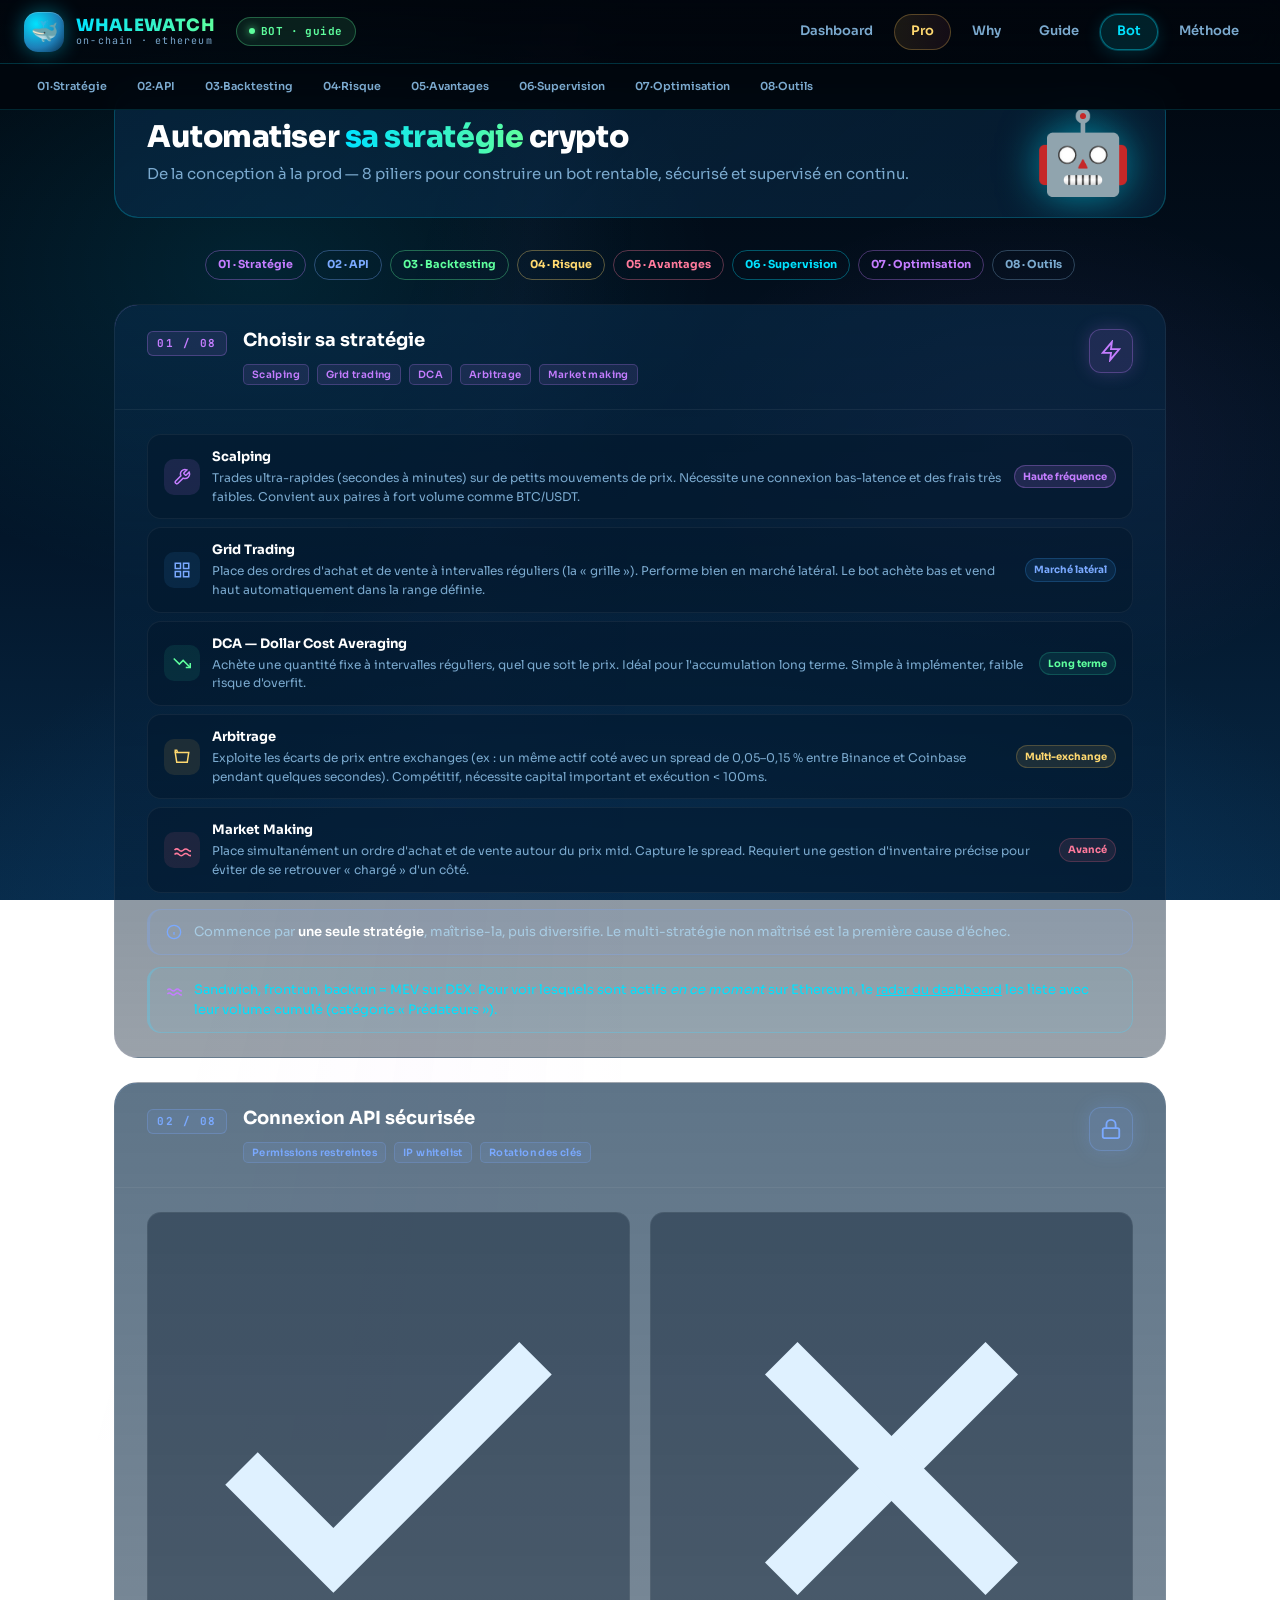
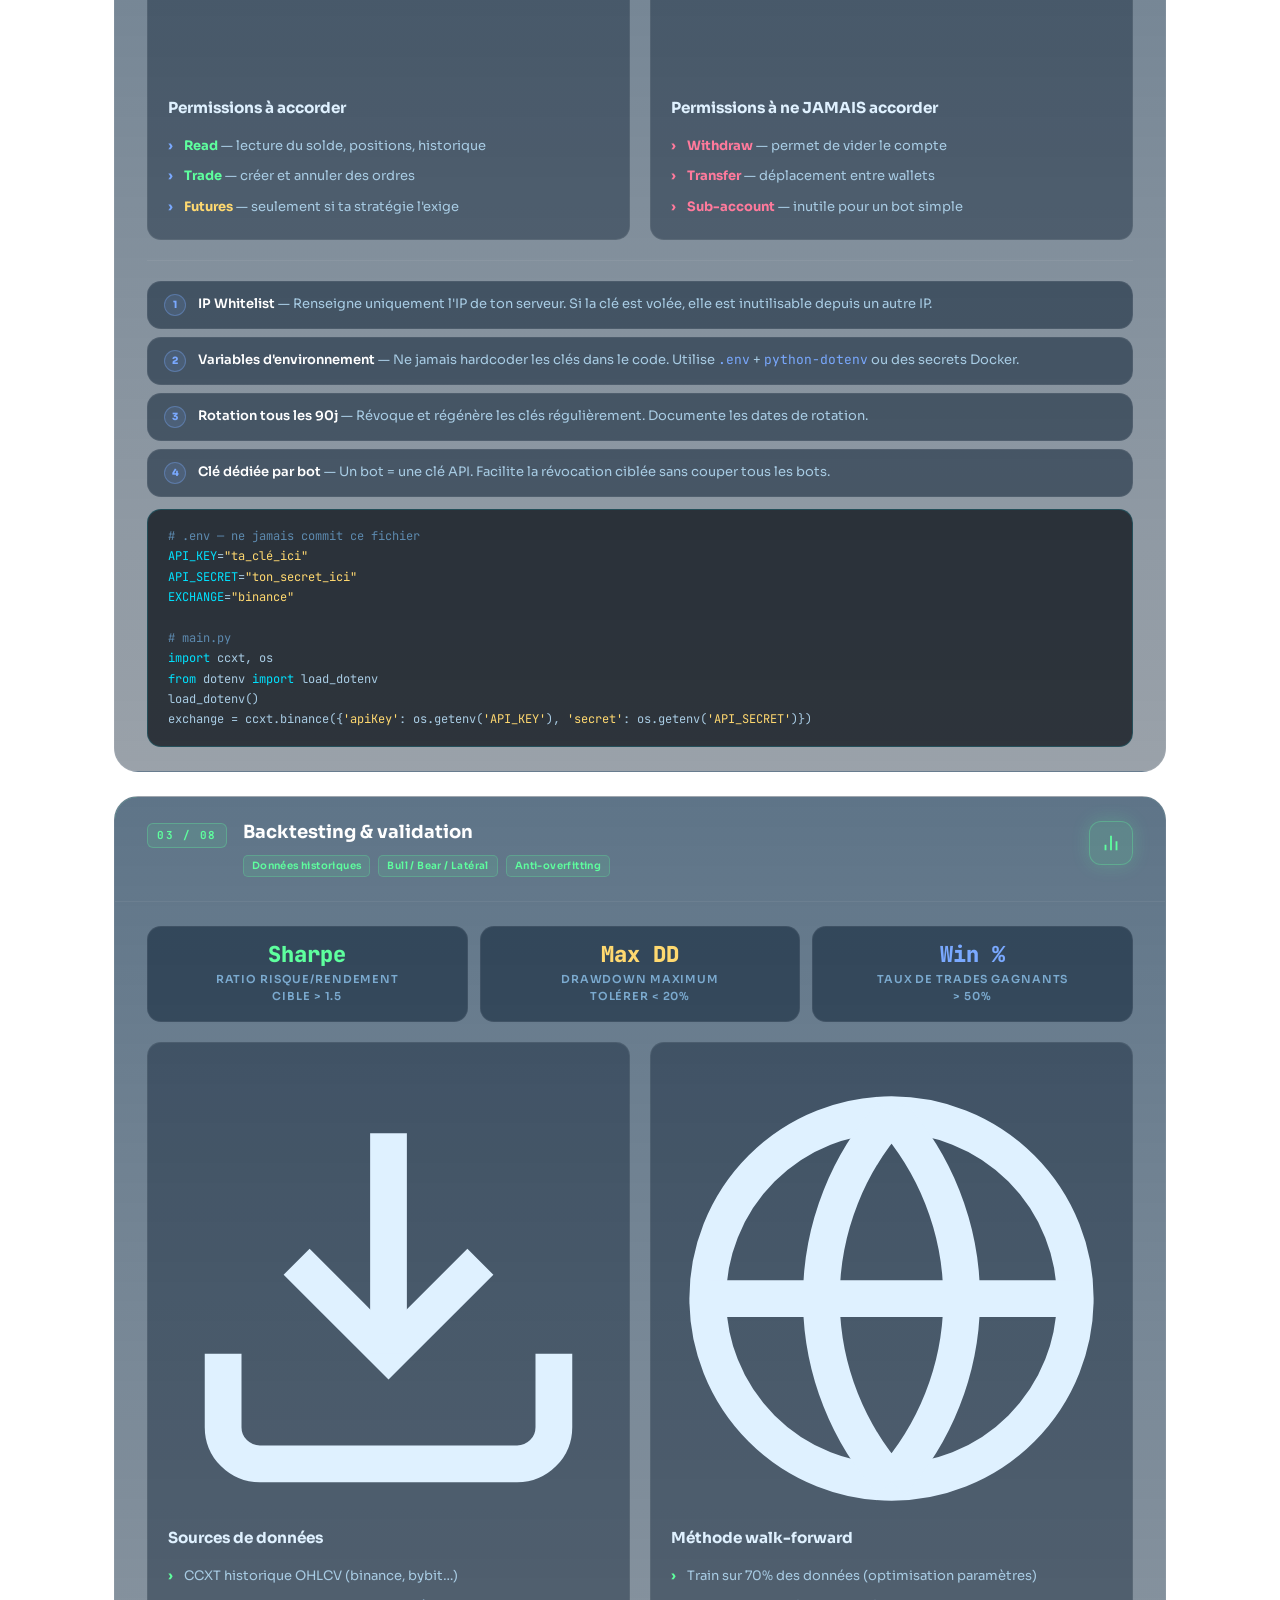
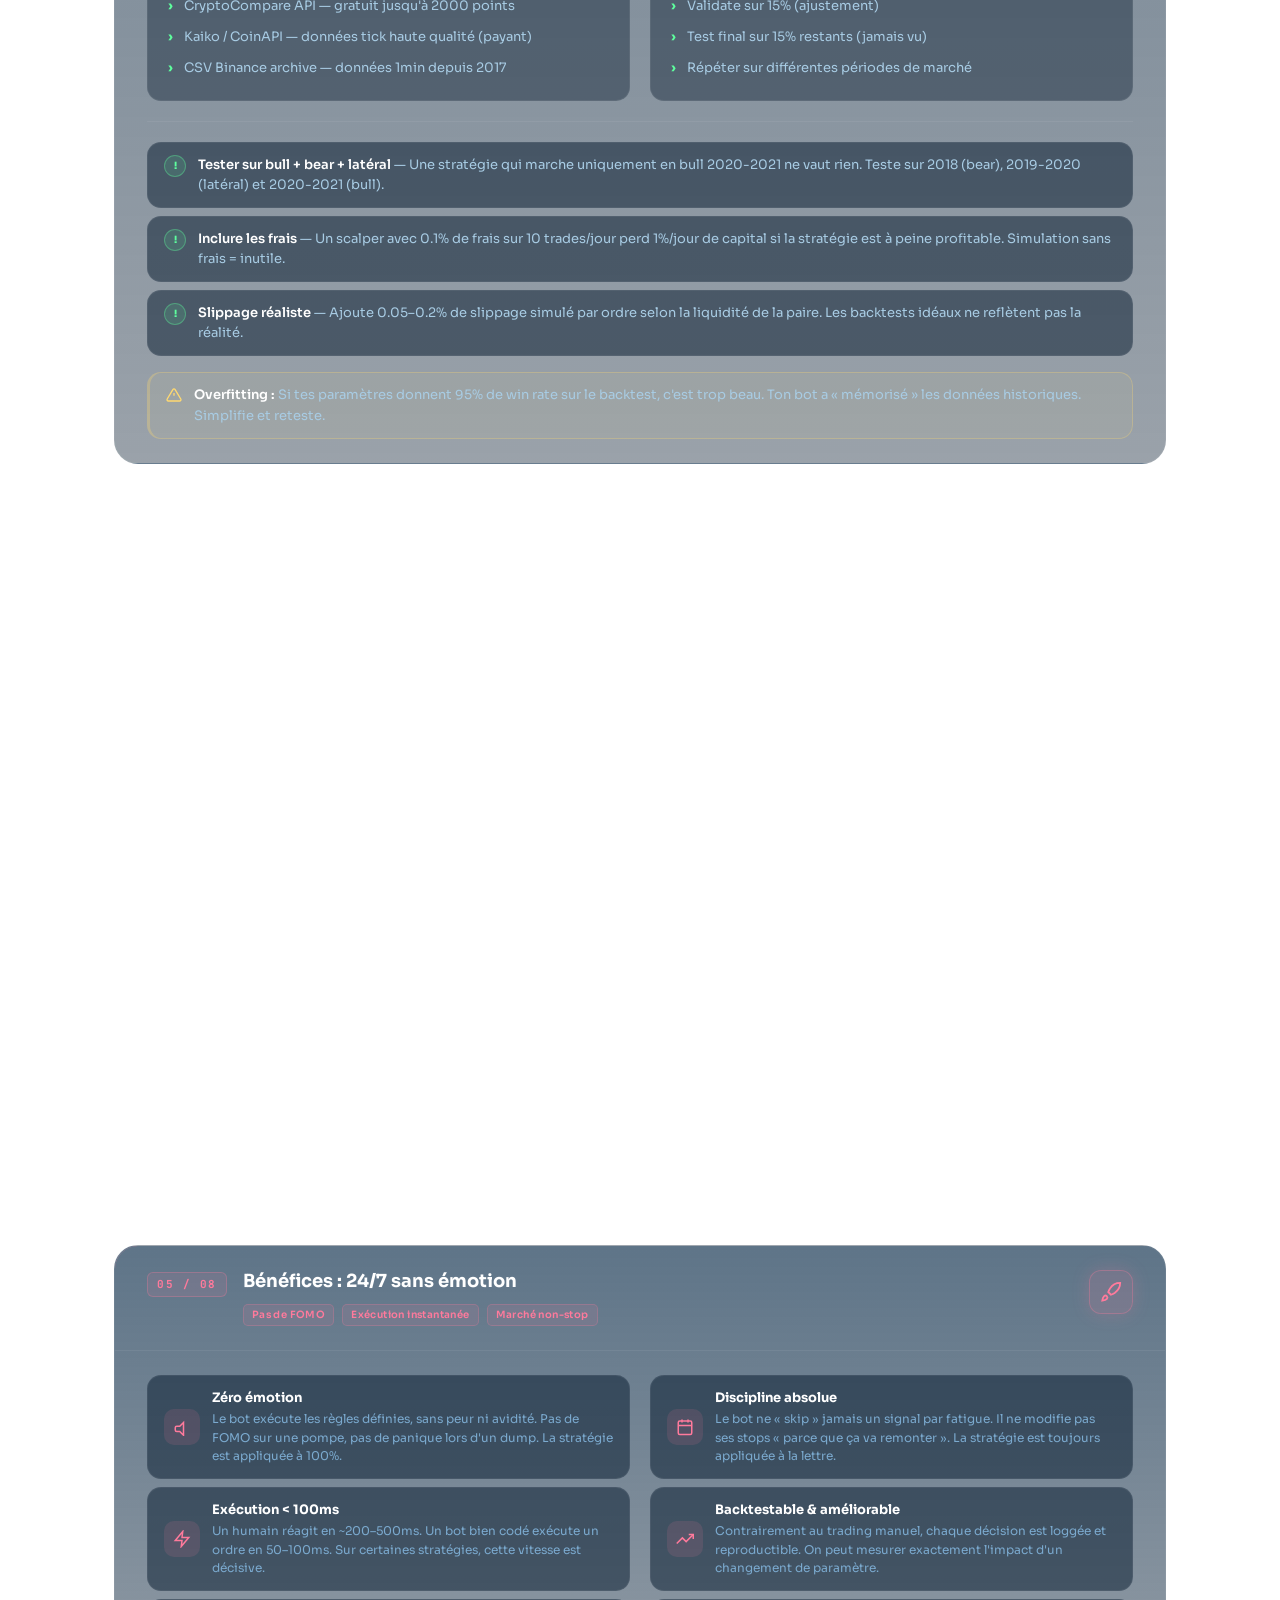
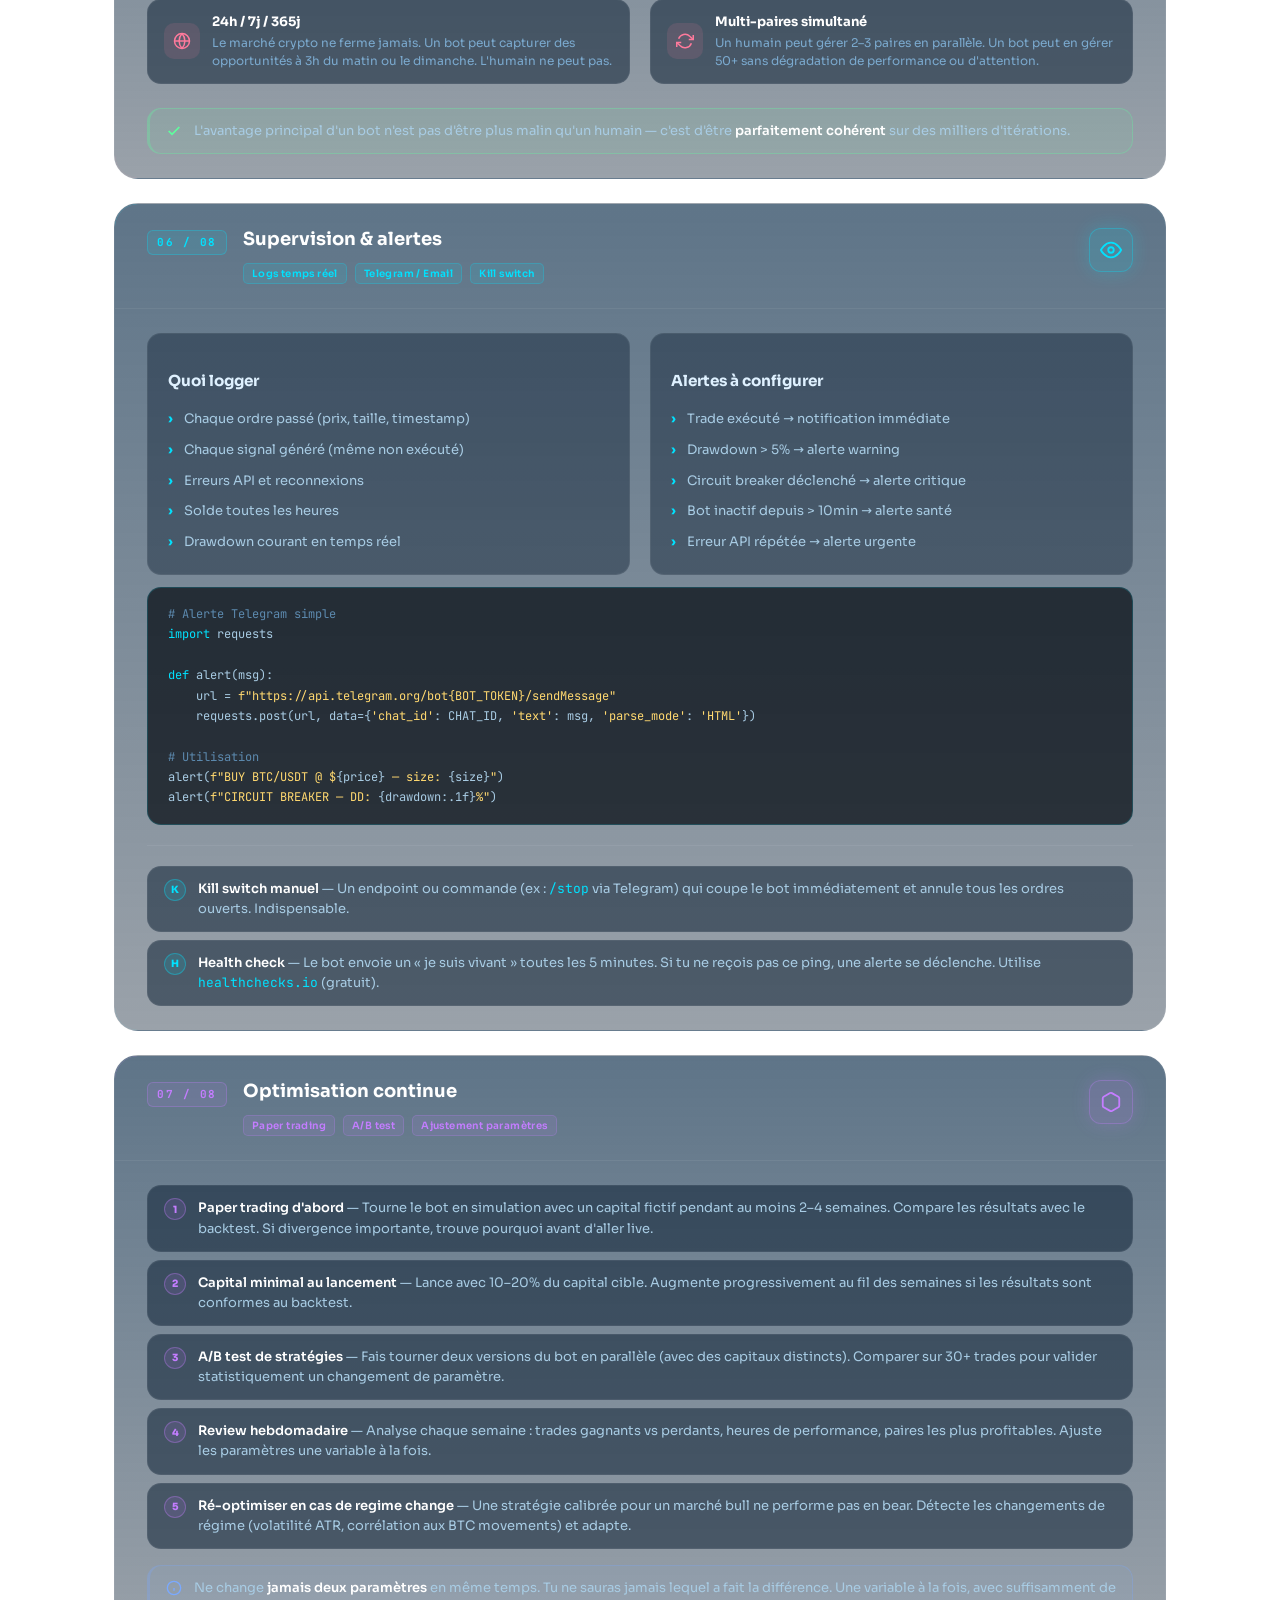
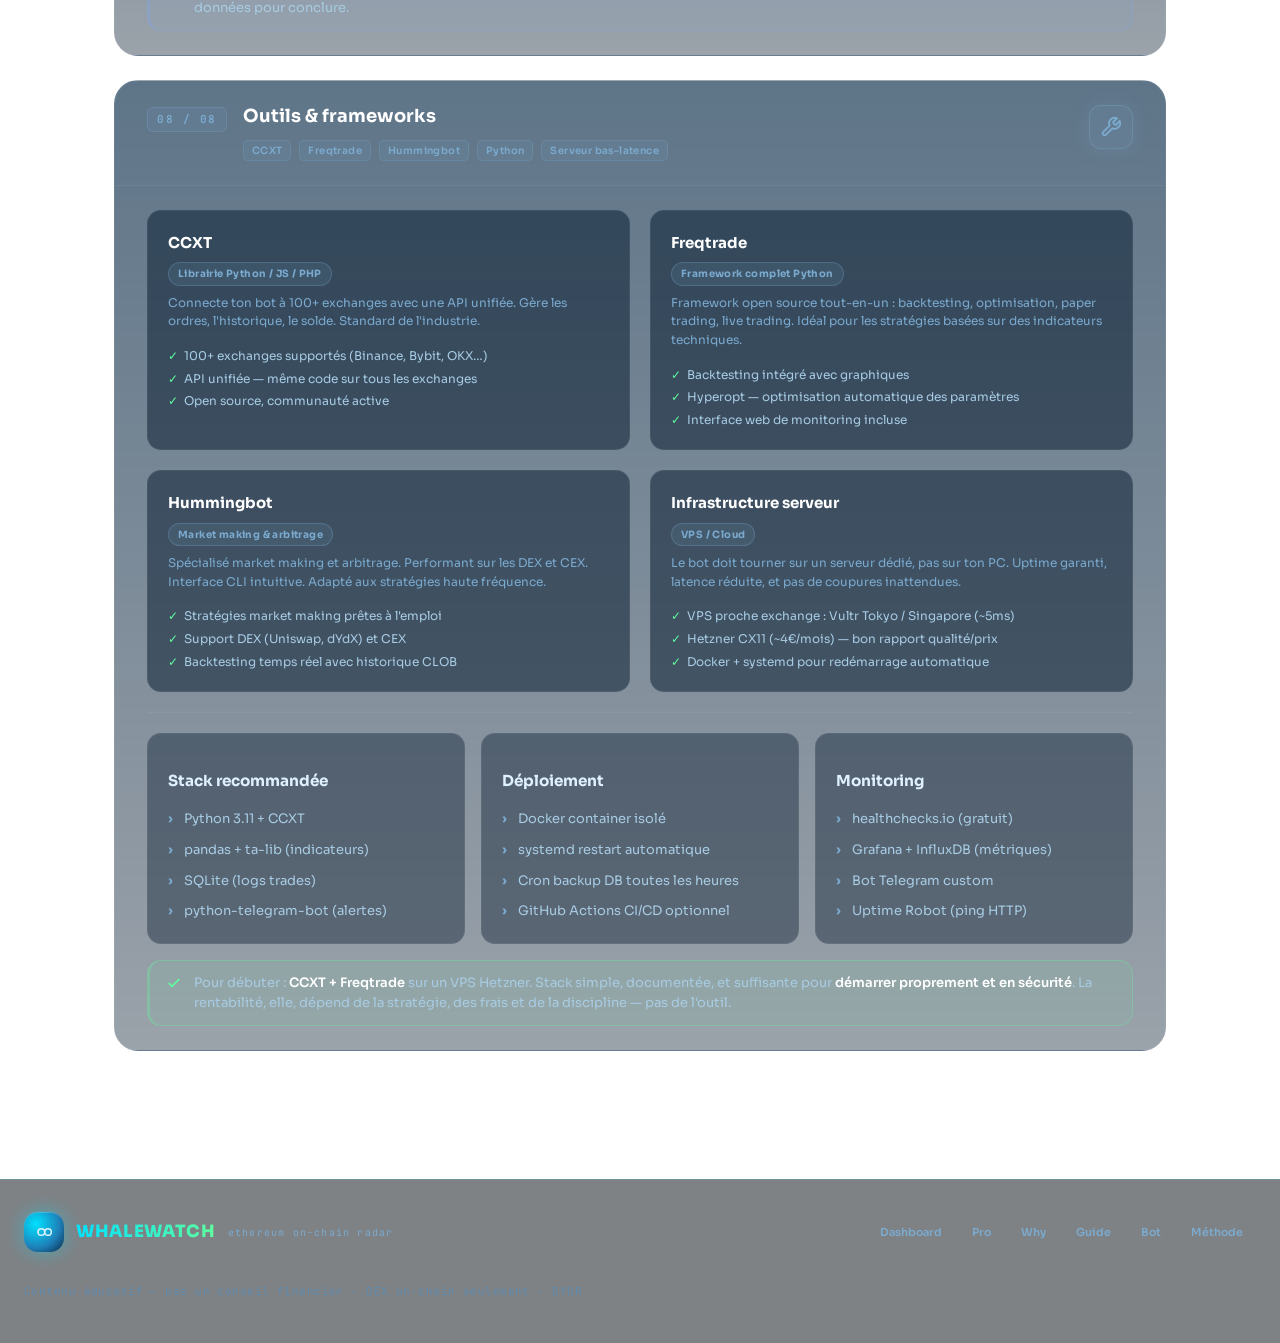
<file: static/bot.html>
<!DOCTYPE html>
<html lang="fr">
<head>
  <meta charset="UTF-8" />
  <meta name="viewport" content="width=device-width, initial-scale=1.0" />
  <title>Guide Trading Bot — WhaleWatch</title>
  <meta name="description" content="Comment démarrer proprement avec un bot de trading crypto : DCA, grid, arbitrage, market making. Approche prudente, sans promesse de gain — contenu éducatif." />
  <meta name="theme-color" content="#020c1b" />
  <link rel="canonical" href="https://whalewatchapp.io/bot" />
  <meta property="og:type" content="article" />
  <meta property="og:site_name" content="WhaleWatch" />
  <meta property="og:url" content="https://whalewatchapp.io/bot" />
  <meta property="og:title" content="Guide Trading Bot — WhaleWatch" />
  <meta property="og:description" content="DCA, grid, arbitrage, market making. Démarrer en sécurité, sans promesse de gain." />
  <meta property="og:image" content="https://whalewatchapp.io/static/assets/og.jpg" />
  <meta property="og:image:width" content="1200" />
  <meta property="og:image:height" content="630" />
  <meta name="twitter:card" content="summary_large_image" />
  <meta name="twitter:title" content="Guide Trading Bot — WhaleWatch" />
  <meta name="twitter:description" content="DCA, grid, arbitrage, market making — les bases pour démarrer." />
  <meta name="twitter:image" content="https://whalewatchapp.io/static/assets/og.jpg" />
  <link rel="preconnect" href="https://fonts.googleapis.com">
  <link href="https://fonts.googleapis.com/css2?family=Sora:wght@400;500;600;700;800&family=JetBrains+Mono:wght@400;500&display=swap" rel="stylesheet">
  <link rel="stylesheet" href="/static/assets/whale.css">
  <style>
    .sections-stack { display: flex; flex-direction: column; gap: var(--s-6); padding-bottom: var(--s-9); }
    .read-bar {
      height: 2px; width: 0%;
      background: linear-gradient(90deg, var(--green), var(--cyan), var(--c-mm));
      position: absolute; bottom: -1px; left: 0;
    }
  </style>
</head>
<body>

<div class="ocean-rays" aria-hidden="true"></div>
<div class="bubbles" aria-hidden="true">
  <div class="bubble" style="left:8%;bottom:-5%;width:12px;height:12px;--d:9px;animation-duration:24s"></div>
  <div class="bubble" style="left:24%;bottom:-5%;width:7px;height:7px;--d:-6px;animation-duration:18s;animation-delay:3s"></div>
  <div class="bubble" style="left:48%;bottom:-5%;width:16px;height:16px;--d:12px;animation-duration:28s;animation-delay:1s"></div>
  <div class="bubble" style="left:72%;bottom:-5%;width:9px;height:9px;--d:-8px;animation-duration:22s;animation-delay:6s"></div>
  <div class="bubble" style="left:90%;bottom:-5%;width:11px;height:11px;--d:8px;animation-duration:20s;animation-delay:4s"></div>
</div>

<!-- ═══ HEADER ═══════════════════════════════════════════════════════════════ -->
<header class="site-header">
  <div class="site-header-inner">
    <a href="/" class="brand">
      <span class="brand-mark" aria-hidden="true">🐳</span>
      <span class="brand-text">
        <span class="brand-name">WHALEWATCH</span>
        <span class="brand-sub">on-chain · ethereum</span>
      </span>
    </a>
    <span class="live-chip">BOT · guide</span>
    <nav class="nav" style="margin-left:auto" aria-label="Navigation principale">
      <a href="/"            class="nav-link">Dashboard</a>
      <a href="/pro/cockpit"    class="nav-link nav-link--pro">Pro</a>
      <a href="/why"         class="nav-link">Why</a>
      <a href="/guide"       class="nav-link">Guide</a>
      <a href="/bot"         class="nav-link is-active">Bot</a>
      <a href="/methodology" class="nav-link">Méthode</a>
    </nav>
  </div>
  <div id="read-progress" class="read-bar"></div>
</header>
<div class="site-header-spacer"></div>

<!-- ═══ STICKY SECTION NAV ═══ -->
<nav id="sticky-nav" class="sticky-nav" aria-label="Sections">
  <a href="#s01" class="sticky-nav-link section--purple" data-section="s01">01·Stratégie</a>
  <a href="#s02" class="sticky-nav-link section--blue"   data-section="s02">02·API</a>
  <a href="#s03" class="sticky-nav-link section--green"  data-section="s03">03·Backtesting</a>
  <a href="#s04" class="sticky-nav-link section--yellow" data-section="s04">04·Risque</a>
  <a href="#s05" class="sticky-nav-link section--red"    data-section="s05">05·Avantages</a>
  <a href="#s06" class="sticky-nav-link section--cyan"   data-section="s06">06·Supervision</a>
  <a href="#s07" class="sticky-nav-link section--purple" data-section="s07">07·Optimisation</a>
  <a href="#s08" class="sticky-nav-link section--neutral" data-section="s08">08·Outils</a>
</nav>

<main>
<div class="container-prose" style="padding-top:var(--s-6)">

  <!-- HERO STRIP -->
  <section class="hero-strip" id="hero">
    <div>
      <h1 class="hero-strip-title">Automatiser <span class="accent">sa stratégie</span> crypto</h1>
      <p class="hero-strip-sub">De la conception à la prod — 8 piliers pour construire un bot rentable, sécurisé et supervisé en continu.</p>
    </div>
    <div class="hero-strip-whale" aria-hidden="true">🤖</div>
  </section>

  <div class="toc-pills mb-6">
    <a href="#s01" class="toc-pill section--purple">01 · Stratégie</a>
    <a href="#s02" class="toc-pill section--blue">02 · API</a>
    <a href="#s03" class="toc-pill section--green">03 · Backtesting</a>
    <a href="#s04" class="toc-pill section--yellow">04 · Risque</a>
    <a href="#s05" class="toc-pill section--red">05 · Avantages</a>
    <a href="#s06" class="toc-pill section--cyan">06 · Supervision</a>
    <a href="#s07" class="toc-pill section--purple">07 · Optimisation</a>
    <a href="#s08" class="toc-pill section--neutral">08 · Outils</a>
  </div>

  <div class="sections-stack">

    <!-- ═══ 01 — STRATÉGIE ═══ -->
    <section id="s01" class="section-card section--purple fade-up">
      <div class="section-card-header">
        <span class="section-num">01 / 08</span>
        <div class="section-title-block">
          <h2 class="section-title">Choisir sa stratégie</h2>
          <div class="section-tags">
            <span class="section-tag">Scalping</span>
            <span class="section-tag">Grid trading</span>
            <span class="section-tag">DCA</span>
            <span class="section-tag">Arbitrage</span>
            <span class="section-tag">Market making</span>
          </div>
        </div>
        <span class="section-icon">
          <svg viewBox="0 0 24 24" fill="none" stroke="currentColor" stroke-width="2"><polygon points="13 2 3 14 12 14 11 22 21 10 12 10 13 2"/></svg>
        </span>
      </div>
      <div class="section-card-body">
        <div class="strat-row">
          <div class="strat-icon">
            <svg viewBox="0 0 24 24" fill="none" stroke="currentColor" stroke-width="2"><path d="M14.7 6.3a1 1 0 0 0 0 1.4l1.6 1.6a1 1 0 0 0 1.4 0l3.77-3.77a6 6 0 0 1-7.94 7.94l-6.91 6.91a2.12 2.12 0 0 1-3-3l6.91-6.91a6 6 0 0 1 7.94-7.94l-3.76 3.76z"/></svg>
          </div>
          <div class="strat-info">
            <div class="strat-name">Scalping</div>
            <div class="strat-desc">Trades ultra-rapides (secondes à minutes) sur de petits mouvements de prix. Nécessite une connexion bas-latence et des frais très faibles. Convient aux paires à fort volume comme BTC/USDT.</div>
          </div>
          <span class="strat-badge">Haute fréquence</span>
        </div>
        <div class="strat-row">
          <div class="strat-icon" style="background:rgba(59,166,255,.10);color:var(--blue)">
            <svg viewBox="0 0 24 24" fill="none" stroke="currentColor" stroke-width="2"><rect x="3" y="3" width="7" height="7"/><rect x="14" y="3" width="7" height="7"/><rect x="14" y="14" width="7" height="7"/><rect x="3" y="14" width="7" height="7"/></svg>
          </div>
          <div class="strat-info">
            <div class="strat-name">Grid Trading</div>
            <div class="strat-desc">Place des ordres d'achat et de vente à intervalles réguliers (la « grille »). Performe bien en marché latéral. Le bot achète bas et vend haut automatiquement dans la range définie.</div>
          </div>
          <span class="strat-badge" style="background:rgba(59,166,255,.10);color:var(--blue);border-color:rgba(59,166,255,.22)">Marché latéral</span>
        </div>
        <div class="strat-row">
          <div class="strat-icon" style="background:rgba(46,212,168,.10);color:var(--green)">
            <svg viewBox="0 0 24 24" fill="none" stroke="currentColor" stroke-width="2"><polyline points="23 18 13.5 8.5 8.5 13.5 1 6"/><polyline points="17 18 23 18 23 12"/></svg>
          </div>
          <div class="strat-info">
            <div class="strat-name">DCA — Dollar Cost Averaging</div>
            <div class="strat-desc">Achète une quantité fixe à intervalles réguliers, quel que soit le prix. Idéal pour l'accumulation long terme. Simple à implémenter, faible risque d'overfit.</div>
          </div>
          <span class="strat-badge" style="background:rgba(46,212,168,.10);color:var(--green);border-color:rgba(46,212,168,.22)">Long terme</span>
        </div>
        <div class="strat-row">
          <div class="strat-icon" style="background:rgba(255,198,87,.10);color:var(--c-sc)">
            <svg viewBox="0 0 24 24" fill="none" stroke="currentColor" stroke-width="2"><path d="M3 6h18l-2 13H5L3 6z"/><path d="M3 6V3h2l1 3"/></svg>
          </div>
          <div class="strat-info">
            <div class="strat-name">Arbitrage</div>
            <div class="strat-desc">Exploite les écarts de prix entre exchanges (ex : un même actif coté avec un spread de 0,05–0,15 % entre Binance et Coinbase pendant quelques secondes). Compétitif, nécessite capital important et exécution &lt; 100ms.</div>
          </div>
          <span class="strat-badge" style="background:rgba(255,198,87,.10);color:var(--c-sc);border-color:rgba(255,198,87,.22)">Multi-exchange</span>
        </div>
        <div class="strat-row">
          <div class="strat-icon" style="background:rgba(255,107,135,.10);color:var(--c-mev)">
            <svg viewBox="0 0 24 24" fill="none" stroke="currentColor" stroke-width="2"><path d="M2 12c2-2 4-2 6 0s4 2 6 0 4-2 6 0 4 2 6 0"/><path d="M2 18c2-2 4-2 6 0s4 2 6 0 4-2 6 0 4 2 6 0"/></svg>
          </div>
          <div class="strat-info">
            <div class="strat-name">Market Making</div>
            <div class="strat-desc">Place simultanément un ordre d'achat et de vente autour du prix mid. Capture le spread. Requiert une gestion d'inventaire précise pour éviter de se retrouver « chargé » d'un côté.</div>
          </div>
          <span class="strat-badge" style="background:rgba(255,107,135,.10);color:var(--c-mev);border-color:rgba(255,107,135,.22)">Avancé</span>
        </div>
        <div class="alert alert--info mt-4">
          <svg viewBox="0 0 24 24" fill="none" stroke="currentColor" stroke-width="2"><circle cx="12" cy="12" r="10"/><line x1="12" y1="16" x2="12" y2="12"/><line x1="12" y1="8" x2="12.01" y2="8"/></svg>
          <span>Commence par <strong>une seule stratégie</strong>, maîtrise-la, puis diversifie. Le multi-stratégie non maîtrisé est la première cause d'échec.</span>
        </div>
        <!-- P2.3 — lien éducatif → produit -->
        <div class="alert mt-3" style="background:rgba(75,212,255,.05);border-color:rgba(75,212,255,.30);color:var(--cyan)">
          <svg viewBox="0 0 24 24" fill="none" stroke="currentColor" stroke-width="2"><path d="M2 12c2-2 4-2 6 0s4 2 6 0 4-2 6 0 4 2 6 0"/><path d="M2 18c2-2 4-2 6 0s4 2 6 0 4-2 6 0 4 2 6 0"/></svg>
          <span>Sandwich, frontrun, backrun = MEV sur DEX. Pour voir lesquels sont actifs <em>en ce moment</em> sur Ethereum, le <a href="/" style="color:var(--cyan);text-decoration:underline">radar du dashboard</a> les liste avec leur volume cumulé (catégorie « Prédateurs »).</span>
        </div>
      </div>
    </section>

    <!-- ═══ 02 — API ═══ -->
    <section id="s02" class="section-card section--blue fade-up">
      <div class="section-card-header">
        <span class="section-num">02 / 08</span>
        <div class="section-title-block">
          <h2 class="section-title">Connexion API sécurisée</h2>
          <div class="section-tags">
            <span class="section-tag">Permissions restreintes</span>
            <span class="section-tag">IP whitelist</span>
            <span class="section-tag">Rotation des clés</span>
          </div>
        </div>
        <span class="section-icon">
          <svg viewBox="0 0 24 24" fill="none" stroke="currentColor" stroke-width="2"><rect x="3" y="11" width="18" height="11" rx="2"/><path d="M7 11V7a5 5 0 0 1 10 0v4"/></svg>
        </span>
      </div>
      <div class="section-card-body">
        <div class="grid-2">
          <div class="info-card">
            <h3>
              <svg viewBox="0 0 24 24" fill="none" stroke="currentColor" stroke-width="2.5"><polyline points="20 6 9 17 4 12"/></svg>
              Permissions à accorder
            </h3>
            <ul>
              <li><strong style="color:var(--green)">Read</strong> — lecture du solde, positions, historique</li>
              <li><strong style="color:var(--green)">Trade</strong> — créer et annuler des ordres</li>
              <li><strong style="color:var(--c-sc)">Futures</strong> — seulement si ta stratégie l'exige</li>
            </ul>
          </div>
          <div class="info-card" style="--c-accent: var(--c-mev); --c-accent-bg: rgba(255,107,135,.06); --c-accent-border: rgba(255,107,135,.22)">
            <h3>
              <svg viewBox="0 0 24 24" fill="none" stroke="currentColor" stroke-width="2.5"><line x1="18" y1="6" x2="6" y2="18"/><line x1="6" y1="6" x2="18" y2="18"/></svg>
              Permissions à ne JAMAIS accorder
            </h3>
            <ul>
              <li><strong style="color:var(--c-mev)">Withdraw</strong> — permet de vider le compte</li>
              <li><strong style="color:var(--c-mev)">Transfer</strong> — déplacement entre wallets</li>
              <li><strong style="color:var(--c-mev)">Sub-account</strong> — inutile pour un bot simple</li>
            </ul>
          </div>
        </div>
        <div class="section-divider"></div>
        <div class="check-list">
          <div class="check-item">
            <div class="check-dot">1</div>
            <div class="check-text"><strong>IP Whitelist</strong> — Renseigne uniquement l'IP de ton serveur. Si la clé est volée, elle est inutilisable depuis un autre IP.</div>
          </div>
          <div class="check-item">
            <div class="check-dot">2</div>
            <div class="check-text"><strong>Variables d'environnement</strong> — Ne jamais hardcoder les clés dans le code. Utilise <code class="mono" style="color:var(--blue)">.env</code> + <code class="mono" style="color:var(--blue)">python-dotenv</code> ou des secrets Docker.</div>
          </div>
          <div class="check-item">
            <div class="check-dot">3</div>
            <div class="check-text"><strong>Rotation tous les 90j</strong> — Révoque et régénère les clés régulièrement. Documente les dates de rotation.</div>
          </div>
          <div class="check-item">
            <div class="check-dot">4</div>
            <div class="check-text"><strong>Clé dédiée par bot</strong> — Un bot = une clé API. Facilite la révocation ciblée sans couper tous les bots.</div>
          </div>
        </div>
        <div class="code-block">
          <pre><span class="cm"># .env — ne jamais commit ce fichier</span>
<span class="kw">API_KEY</span>=<span class="st">"ta_clé_ici"</span>
<span class="kw">API_SECRET</span>=<span class="st">"ton_secret_ici"</span>
<span class="kw">EXCHANGE</span>=<span class="st">"binance"</span>

<span class="cm"># main.py</span>
<span class="kw">import</span> ccxt, os
<span class="kw">from</span> dotenv <span class="kw">import</span> load_dotenv
load_dotenv()
exchange = ccxt.binance({<span class="st">'apiKey'</span>: os.getenv(<span class="st">'API_KEY'</span>), <span class="st">'secret'</span>: os.getenv(<span class="st">'API_SECRET'</span>)})</pre>
        </div>
      </div>
    </section>

    <!-- ═══ 03 — BACKTESTING ═══ -->
    <section id="s03" class="section-card section--green fade-up">
      <div class="section-card-header">
        <span class="section-num">03 / 08</span>
        <div class="section-title-block">
          <h2 class="section-title">Backtesting &amp; validation</h2>
          <div class="section-tags">
            <span class="section-tag">Données historiques</span>
            <span class="section-tag">Bull / Bear / Latéral</span>
            <span class="section-tag">Anti-overfitting</span>
          </div>
        </div>
        <span class="section-icon">
          <svg viewBox="0 0 24 24" fill="none" stroke="currentColor" stroke-width="2"><line x1="18" y1="20" x2="18" y2="10"/><line x1="12" y1="20" x2="12" y2="4"/><line x1="6" y1="20" x2="6" y2="14"/></svg>
        </span>
      </div>
      <div class="section-card-body">
        <div class="metric-grid">
          <div class="metric-box">
            <div class="m-val" style="color:var(--green)">Sharpe</div>
            <div class="m-lbl">Ratio risque/rendement<br>cible &gt; 1.5</div>
          </div>
          <div class="metric-box">
            <div class="m-val" style="color:var(--c-sc)">Max DD</div>
            <div class="m-lbl">Drawdown maximum<br>tolérer &lt; 20%</div>
          </div>
          <div class="metric-box">
            <div class="m-val" style="color:var(--blue)">Win %</div>
            <div class="m-lbl">Taux de trades gagnants<br>&gt; 50%</div>
          </div>
        </div>
        <div class="grid-2 mt-5">
          <div class="info-card">
            <h3>
              <svg viewBox="0 0 24 24" fill="none" stroke="currentColor" stroke-width="2"><path d="M21 15v4a2 2 0 0 1-2 2H5a2 2 0 0 1-2-2v-4"/><polyline points="7 10 12 15 17 10"/><line x1="12" y1="15" x2="12" y2="3"/></svg>
              Sources de données
            </h3>
            <ul>
              <li>CCXT historique OHLCV (binance, bybit…)</li>
              <li>CryptoCompare API — gratuit jusqu'à 2000 points</li>
              <li>Kaiko / CoinAPI — données tick haute qualité (payant)</li>
              <li>CSV Binance archive — données 1min depuis 2017</li>
            </ul>
          </div>
          <div class="info-card">
            <h3>
              <svg viewBox="0 0 24 24" fill="none" stroke="currentColor" stroke-width="2"><circle cx="12" cy="12" r="10"/><path d="M2 12h20M12 2a15 15 0 0 1 0 20M12 2a15 15 0 0 0 0 20"/></svg>
              Méthode walk-forward
            </h3>
            <ul>
              <li>Train sur 70% des données (optimisation paramètres)</li>
              <li>Validate sur 15% (ajustement)</li>
              <li>Test final sur 15% restants (jamais vu)</li>
              <li>Répéter sur différentes périodes de marché</li>
            </ul>
          </div>
        </div>
        <div class="section-divider"></div>
        <div class="check-list">
          <div class="check-item">
            <div class="check-dot">!</div>
            <div class="check-text"><strong>Tester sur bull + bear + latéral</strong> — Une stratégie qui marche uniquement en bull 2020-2021 ne vaut rien. Teste sur 2018 (bear), 2019-2020 (latéral) et 2020-2021 (bull).</div>
          </div>
          <div class="check-item">
            <div class="check-dot">!</div>
            <div class="check-text"><strong>Inclure les frais</strong> — Un scalper avec 0.1% de frais sur 10 trades/jour perd 1%/jour de capital si la stratégie est à peine profitable. Simulation sans frais = inutile.</div>
          </div>
          <div class="check-item">
            <div class="check-dot">!</div>
            <div class="check-text"><strong>Slippage réaliste</strong> — Ajoute 0.05–0.2% de slippage simulé par ordre selon la liquidité de la paire. Les backtests idéaux ne reflètent pas la réalité.</div>
          </div>
        </div>
        <div class="alert alert--warn mt-4">
          <svg viewBox="0 0 24 24" fill="none" stroke="currentColor" stroke-width="2"><path d="M10.29 3.86L1.82 18a2 2 0 0 0 1.71 3h16.94a2 2 0 0 0 1.71-3L13.71 3.86a2 2 0 0 0-3.42 0z"/><line x1="12" y1="9" x2="12" y2="13"/><line x1="12" y1="17" x2="12.01" y2="17"/></svg>
          <span><strong>Overfitting :</strong> Si tes paramètres donnent 95% de win rate sur le backtest, c'est trop beau. Ton bot a « mémorisé » les données historiques. Simplifie et reteste.</span>
        </div>
      </div>
    </section>

    <!-- ═══ 04 — RISQUE ═══ -->
    <section id="s04" class="section-card section--yellow fade-up">
      <div class="section-card-header">
        <span class="section-num">04 / 08</span>
        <div class="section-title-block">
          <h2 class="section-title">Gestion du risque</h2>
          <div class="section-tags">
            <span class="section-tag">Stop-loss dur</span>
            <span class="section-tag">Taille fixe par trade</span>
            <span class="section-tag">Max drawdown</span>
            <span class="section-tag">Circuit breaker</span>
          </div>
        </div>
        <span class="section-icon">
          <svg viewBox="0 0 24 24" fill="none" stroke="currentColor" stroke-width="2"><path d="M12 22s8-4 8-10V5l-8-3-8 3v7c0 6 8 10 8 10z"/></svg>
        </span>
      </div>
      <div class="section-card-body">
        <div class="grid-3">
          <div class="info-card">
            <h3>Stop-loss dur</h3>
            <p>Ordre de vente automatique placé à l'ouverture de chaque position. Non négociable — jamais désactivé, jamais déplacé vers le bas « en espérant ».</p>
          </div>
          <div class="info-card">
            <h3>Taille de position</h3>
            <p>Risque max par trade = 1–2% du capital. Calcul : <code class="mono" style="color:var(--c-sc)">taille = (capital × 0.01) / (prix_entrée - stop_loss)</code></p>
          </div>
          <div class="info-card">
            <h3>Max drawdown journalier</h3>
            <p>Si le bot perd X% dans la journée, il s'arrête automatiquement jusqu'au lendemain. Évite les « death spirals » en cas de bug ou marché chaotique.</p>
          </div>
        </div>
        <div class="section-divider"></div>
        <div class="flex flex-col gap-1 mb-3">
          <div class="kv-row"><span class="k">Risque par trade</span><span class="v" style="color:var(--c-sc)">≤ 1% du capital</span></div>
          <div class="kv-row"><span class="k">Max drawdown journalier</span><span class="v" style="color:var(--c-sc)">≤ 5% du capital</span></div>
          <div class="kv-row"><span class="k">Max drawdown total (circuit breaker)</span><span class="v" style="color:var(--c-mev)">≤ 15% → arrêt complet</span></div>
          <div class="kv-row"><span class="k">Positions simultanées max</span><span class="v" style="color:var(--c-sc)">3–5 selon capital</span></div>
          <div class="kv-row"><span class="k">Ratio Reward/Risk minimum</span><span class="v" style="color:var(--green)">≥ 1.5 : 1</span></div>
        </div>
        <div class="alert alert--danger">
          <svg viewBox="0 0 24 24" fill="none" stroke="currentColor" stroke-width="2"><circle cx="12" cy="12" r="10"/><line x1="12" y1="8" x2="12" y2="12"/><line x1="12" y1="16" x2="12.01" y2="16"/></svg>
          <span>Le <strong>circuit breaker</strong> est la règle la plus importante. Un bot en panne qui continue à trader peut vider un compte en quelques heures. Code-le en priorité absolue.</span>
        </div>
      </div>
    </section>

    <!-- ═══ 05 — AVANTAGES ═══ -->
    <section id="s05" class="section-card section--red fade-up">
      <div class="section-card-header">
        <span class="section-num">05 / 08</span>
        <div class="section-title-block">
          <h2 class="section-title">Bénéfices : 24/7 sans émotion</h2>
          <div class="section-tags">
            <span class="section-tag">Pas de FOMO</span>
            <span class="section-tag">Exécution instantanée</span>
            <span class="section-tag">Marché non-stop</span>
          </div>
        </div>
        <span class="section-icon">
          <svg viewBox="0 0 24 24" fill="none" stroke="currentColor" stroke-width="2"><path d="M4.5 16.5c-1.5 1.26-2 5-2 5s3.74-.5 5-2c.71-.84.7-2.13-.09-2.91a2.18 2.18 0 0 0-2.91-.09zM12 15l-3-3a22 22 0 0 1 2-3.95A12.88 12.88 0 0 1 22 2c0 2.72-.78 7.5-6 11a22.35 22.35 0 0 1-4 2z"/></svg>
        </span>
      </div>
      <div class="section-card-body">
        <div class="grid-2">
          <div>
            <div class="strat-row">
              <div class="strat-icon"><svg viewBox="0 0 24 24" fill="none" stroke="currentColor" stroke-width="2"><path d="M9 11H5a2 2 0 0 0-2 2v3a2 2 0 0 0 2 2h4l5 5V6L9 11z"/></svg></div>
              <div class="strat-info">
                <div class="strat-name">Zéro émotion</div>
                <div class="strat-desc">Le bot exécute les règles définies, sans peur ni avidité. Pas de FOMO sur une pompe, pas de panique lors d'un dump. La stratégie est appliquée à 100%.</div>
              </div>
            </div>
            <div class="strat-row">
              <div class="strat-icon"><svg viewBox="0 0 24 24" fill="none" stroke="currentColor" stroke-width="2"><polygon points="13 2 3 14 12 14 11 22 21 10 12 10 13 2"/></svg></div>
              <div class="strat-info">
                <div class="strat-name">Exécution &lt; 100ms</div>
                <div class="strat-desc">Un humain réagit en ~200–500ms. Un bot bien codé exécute un ordre en 50–100ms. Sur certaines stratégies, cette vitesse est décisive.</div>
              </div>
            </div>
            <div class="strat-row">
              <div class="strat-icon"><svg viewBox="0 0 24 24" fill="none" stroke="currentColor" stroke-width="2"><circle cx="12" cy="12" r="10"/><line x1="2" y1="12" x2="22" y2="12"/><path d="M12 2a15 15 0 0 1 0 20M12 2a15 15 0 0 0 0 20"/></svg></div>
              <div class="strat-info">
                <div class="strat-name">24h / 7j / 365j</div>
                <div class="strat-desc">Le marché crypto ne ferme jamais. Un bot peut capturer des opportunités à 3h du matin ou le dimanche. L'humain ne peut pas.</div>
              </div>
            </div>
          </div>
          <div>
            <div class="strat-row">
              <div class="strat-icon"><svg viewBox="0 0 24 24" fill="none" stroke="currentColor" stroke-width="2"><rect x="3" y="4" width="18" height="18" rx="2"/><line x1="16" y1="2" x2="16" y2="6"/><line x1="8" y1="2" x2="8" y2="6"/><line x1="3" y1="10" x2="21" y2="10"/></svg></div>
              <div class="strat-info">
                <div class="strat-name">Discipline absolue</div>
                <div class="strat-desc">Le bot ne « skip » jamais un signal par fatigue. Il ne modifie pas ses stops « parce que ça va remonter ». La stratégie est toujours appliquée à la lettre.</div>
              </div>
            </div>
            <div class="strat-row">
              <div class="strat-icon"><svg viewBox="0 0 24 24" fill="none" stroke="currentColor" stroke-width="2"><polyline points="23 6 13.5 15.5 8.5 10.5 1 18"/><polyline points="17 6 23 6 23 12"/></svg></div>
              <div class="strat-info">
                <div class="strat-name">Backtestable &amp; améliorable</div>
                <div class="strat-desc">Contrairement au trading manuel, chaque décision est loggée et reproductible. On peut mesurer exactement l'impact d'un changement de paramètre.</div>
              </div>
            </div>
            <div class="strat-row">
              <div class="strat-icon"><svg viewBox="0 0 24 24" fill="none" stroke="currentColor" stroke-width="2"><polyline points="23 4 23 10 17 10"/><polyline points="1 20 1 14 7 14"/><path d="M3.51 9a9 9 0 0 1 14.85-3.36L23 10M1 14l4.64 4.36A9 9 0 0 0 20.49 15"/></svg></div>
              <div class="strat-info">
                <div class="strat-name">Multi-paires simultané</div>
                <div class="strat-desc">Un humain peut gérer 2–3 paires en parallèle. Un bot peut en gérer 50+ sans dégradation de performance ou d'attention.</div>
              </div>
            </div>
          </div>
        </div>
        <div class="alert alert--success mt-4">
          <svg viewBox="0 0 24 24" fill="none" stroke="currentColor" stroke-width="2.5"><polyline points="20 6 9 17 4 12"/></svg>
          <span>L'avantage principal d'un bot n'est pas d'être plus malin qu'un humain — c'est d'être <strong>parfaitement cohérent</strong> sur des milliers d'itérations.</span>
        </div>
      </div>
    </section>

    <!-- ═══ 06 — SUPERVISION ═══ -->
    <section id="s06" class="section-card section--cyan fade-up">
      <div class="section-card-header">
        <span class="section-num">06 / 08</span>
        <div class="section-title-block">
          <h2 class="section-title">Supervision &amp; alertes</h2>
          <div class="section-tags">
            <span class="section-tag">Logs temps réel</span>
            <span class="section-tag">Telegram / Email</span>
            <span class="section-tag">Kill switch</span>
          </div>
        </div>
        <span class="section-icon">
          <svg viewBox="0 0 24 24" fill="none" stroke="currentColor" stroke-width="2"><path d="M1 12s4-8 11-8 11 8 11 8-4 8-11 8-11-8-11-8z"/><circle cx="12" cy="12" r="3"/></svg>
        </span>
      </div>
      <div class="section-card-body">
        <div class="grid-2">
          <div class="info-card">
            <h3>Quoi logger</h3>
            <ul>
              <li>Chaque ordre passé (prix, taille, timestamp)</li>
              <li>Chaque signal généré (même non exécuté)</li>
              <li>Erreurs API et reconnexions</li>
              <li>Solde toutes les heures</li>
              <li>Drawdown courant en temps réel</li>
            </ul>
          </div>
          <div class="info-card">
            <h3>Alertes à configurer</h3>
            <ul>
              <li>Trade exécuté → notification immédiate</li>
              <li>Drawdown &gt; 5% → alerte warning</li>
              <li>Circuit breaker déclenché → alerte critique</li>
              <li>Bot inactif depuis &gt; 10min → alerte santé</li>
              <li>Erreur API répétée → alerte urgente</li>
            </ul>
          </div>
        </div>
        <div class="code-block">
          <pre><span class="cm"># Alerte Telegram simple</span>
<span class="kw">import</span> requests

<span class="kw">def</span> alert(msg):
    url = <span class="st">f"https://api.telegram.org/bot{BOT_TOKEN}/sendMessage"</span>
    requests.post(url, data={<span class="st">'chat_id'</span>: CHAT_ID, <span class="st">'text'</span>: msg, <span class="st">'parse_mode'</span>: <span class="st">'HTML'</span>})

<span class="cm"># Utilisation</span>
alert(<span class="st">f"BUY BTC/USDT @ $</span>{price}<span class="st"> — size: </span>{size}<span class="st">"</span>)
alert(<span class="st">f"CIRCUIT BREAKER — DD: </span>{drawdown:.1f}<span class="st">%"</span>)</pre>
        </div>
        <div class="section-divider"></div>
        <div class="check-list">
          <div class="check-item">
            <div class="check-dot">K</div>
            <div class="check-text"><strong>Kill switch manuel</strong> — Un endpoint ou commande (ex : <code class="mono" style="color:var(--cyan)">/stop</code> via Telegram) qui coupe le bot immédiatement et annule tous les ordres ouverts. Indispensable.</div>
          </div>
          <div class="check-item">
            <div class="check-dot">H</div>
            <div class="check-text"><strong>Health check</strong> — Le bot envoie un « je suis vivant » toutes les 5 minutes. Si tu ne reçois pas ce ping, une alerte se déclenche. Utilise <code class="mono" style="color:var(--cyan)">healthchecks.io</code> (gratuit).</div>
          </div>
        </div>
      </div>
    </section>

    <!-- ═══ 07 — OPTIMISATION ═══ -->
    <section id="s07" class="section-card section--purple fade-up">
      <div class="section-card-header">
        <span class="section-num">07 / 08</span>
        <div class="section-title-block">
          <h2 class="section-title">Optimisation continue</h2>
          <div class="section-tags">
            <span class="section-tag">Paper trading</span>
            <span class="section-tag">A/B test</span>
            <span class="section-tag">Ajustement paramètres</span>
          </div>
        </div>
        <span class="section-icon">
          <svg viewBox="0 0 24 24" fill="none" stroke="currentColor" stroke-width="2"><path d="M21 16V8a2 2 0 0 0-1-1.73l-7-4a2 2 0 0 0-2 0l-7 4A2 2 0 0 0 3 8v8a2 2 0 0 0 1 1.73l7 4a2 2 0 0 0 2 0l7-4A2 2 0 0 0 21 16z"/></svg>
        </span>
      </div>
      <div class="section-card-body">
        <div class="check-list">
          <div class="check-item"><div class="check-dot">1</div><div class="check-text"><strong>Paper trading d'abord</strong> — Tourne le bot en simulation avec un capital fictif pendant au moins 2–4 semaines. Compare les résultats avec le backtest. Si divergence importante, trouve pourquoi avant d'aller live.</div></div>
          <div class="check-item"><div class="check-dot">2</div><div class="check-text"><strong>Capital minimal au lancement</strong> — Lance avec 10–20% du capital cible. Augmente progressivement au fil des semaines si les résultats sont conformes au backtest.</div></div>
          <div class="check-item"><div class="check-dot">3</div><div class="check-text"><strong>A/B test de stratégies</strong> — Fais tourner deux versions du bot en parallèle (avec des capitaux distincts). Comparer sur 30+ trades pour valider statistiquement un changement de paramètre.</div></div>
          <div class="check-item"><div class="check-dot">4</div><div class="check-text"><strong>Review hebdomadaire</strong> — Analyse chaque semaine : trades gagnants vs perdants, heures de performance, paires les plus profitables. Ajuste les paramètres une variable à la fois.</div></div>
          <div class="check-item"><div class="check-dot">5</div><div class="check-text"><strong>Ré-optimiser en cas de regime change</strong> — Une stratégie calibrée pour un marché bull ne performe pas en bear. Détecte les changements de régime (volatilité ATR, corrélation aux BTC movements) et adapte.</div></div>
        </div>
        <div class="alert alert--info mt-4">
          <svg viewBox="0 0 24 24" fill="none" stroke="currentColor" stroke-width="2"><circle cx="12" cy="12" r="10"/><line x1="12" y1="16" x2="12" y2="12"/><line x1="12" y1="8" x2="12.01" y2="8"/></svg>
          <span>Ne change <strong>jamais deux paramètres</strong> en même temps. Tu ne sauras jamais lequel a fait la différence. Une variable à la fois, avec suffisamment de données pour conclure.</span>
        </div>
      </div>
    </section>

    <!-- ═══ 08 — OUTILS ═══ -->
    <section id="s08" class="section-card section--neutral fade-up">
      <div class="section-card-header">
        <span class="section-num">08 / 08</span>
        <div class="section-title-block">
          <h2 class="section-title">Outils &amp; frameworks</h2>
          <div class="section-tags">
            <span class="section-tag">CCXT</span>
            <span class="section-tag">Freqtrade</span>
            <span class="section-tag">Hummingbot</span>
            <span class="section-tag">Python</span>
            <span class="section-tag">Serveur bas-latence</span>
          </div>
        </div>
        <span class="section-icon">
          <svg viewBox="0 0 24 24" fill="none" stroke="currentColor" stroke-width="2"><path d="M14.7 6.3a1 1 0 0 0 0 1.4l1.6 1.6a1 1 0 0 0 1.4 0l3.77-3.77a6 6 0 0 1-7.94 7.94l-6.91 6.91a2.12 2.12 0 0 1-3-3l6.91-6.91a6 6 0 0 1 7.94-7.94l-3.76 3.76z"/></svg>
        </span>
      </div>
      <div class="section-card-body">
        <div class="grid-2">
          <div class="tool-card">
            <div class="tool-name">CCXT</div>
            <div class="tool-tag">Librairie Python / JS / PHP</div>
            <div class="tool-desc">Connecte ton bot à 100+ exchanges avec une API unifiée. Gère les ordres, l'historique, le solde. Standard de l'industrie.</div>
            <div class="tool-pros">
              <div class="tool-pro">100+ exchanges supportés (Binance, Bybit, OKX…)</div>
              <div class="tool-pro">API unifiée — même code sur tous les exchanges</div>
              <div class="tool-pro">Open source, communauté active</div>
            </div>
          </div>
          <div class="tool-card">
            <div class="tool-name">Freqtrade</div>
            <div class="tool-tag">Framework complet Python</div>
            <div class="tool-desc">Framework open source tout-en-un : backtesting, optimisation, paper trading, live trading. Idéal pour les stratégies basées sur des indicateurs techniques.</div>
            <div class="tool-pros">
              <div class="tool-pro">Backtesting intégré avec graphiques</div>
              <div class="tool-pro">Hyperopt — optimisation automatique des paramètres</div>
              <div class="tool-pro">Interface web de monitoring incluse</div>
            </div>
          </div>
          <div class="tool-card">
            <div class="tool-name">Hummingbot</div>
            <div class="tool-tag">Market making &amp; arbitrage</div>
            <div class="tool-desc">Spécialisé market making et arbitrage. Performant sur les DEX et CEX. Interface CLI intuitive. Adapté aux stratégies haute fréquence.</div>
            <div class="tool-pros">
              <div class="tool-pro">Stratégies market making prêtes à l'emploi</div>
              <div class="tool-pro">Support DEX (Uniswap, dYdX) et CEX</div>
              <div class="tool-pro">Backtesting temps réel avec historique CLOB</div>
            </div>
          </div>
          <div class="tool-card">
            <div class="tool-name">Infrastructure serveur</div>
            <div class="tool-tag">VPS / Cloud</div>
            <div class="tool-desc">Le bot doit tourner sur un serveur dédié, pas sur ton PC. Uptime garanti, latence réduite, et pas de coupures inattendues.</div>
            <div class="tool-pros">
              <div class="tool-pro">VPS proche exchange : Vultr Tokyo / Singapore (~5ms)</div>
              <div class="tool-pro">Hetzner CX11 (~4€/mois) — bon rapport qualité/prix</div>
              <div class="tool-pro">Docker + systemd pour redémarrage automatique</div>
            </div>
          </div>
        </div>
        <div class="section-divider"></div>
        <div class="grid-3">
          <div class="info-card">
            <h3>Stack recommandée</h3>
            <ul>
              <li>Python 3.11 + CCXT</li>
              <li>pandas + ta-lib (indicateurs)</li>
              <li>SQLite (logs trades)</li>
              <li>python-telegram-bot (alertes)</li>
            </ul>
          </div>
          <div class="info-card">
            <h3>Déploiement</h3>
            <ul>
              <li>Docker container isolé</li>
              <li>systemd restart automatique</li>
              <li>Cron backup DB toutes les heures</li>
              <li>GitHub Actions CI/CD optionnel</li>
            </ul>
          </div>
          <div class="info-card">
            <h3>Monitoring</h3>
            <ul>
              <li>healthchecks.io (gratuit)</li>
              <li>Grafana + InfluxDB (métriques)</li>
              <li>Bot Telegram custom</li>
              <li>Uptime Robot (ping HTTP)</li>
            </ul>
          </div>
        </div>
        <div class="alert alert--success mt-4">
          <svg viewBox="0 0 24 24" fill="none" stroke="currentColor" stroke-width="2.5"><polyline points="20 6 9 17 4 12"/></svg>
          <span>Pour débuter : <strong>CCXT + Freqtrade</strong> sur un VPS Hetzner. Stack simple, documentée, et suffisante pour <strong>démarrer proprement et en sécurité</strong>. La rentabilité, elle, dépend de la stratégie, des frais et de la discipline — pas de l'outil.</span>
        </div>
      </div>
    </section>

  </div>
</div>
</main>

<footer class="site-footer">
  <div class="site-footer-inner">
    <a href="/" class="brand">
      <span class="brand-mark" aria-hidden="true">
        <svg viewBox="0 0 24 24" width="16" height="16" fill="none" stroke="currentColor" stroke-width="2.2" stroke-linecap="round" stroke-linejoin="round">
          <path d="M3 12c0-3 2-5 5-5s5 2 5 5"/>
          <path d="M13 12c0-3 2-5 5-5s5 2 5 5-2 5-5 5-5-2-5-5"/>
          <path d="M3 12c0 3 2 5 5 5s5-2 5-5"/>
        </svg>
      </span>
      <span class="brand-name">WHALEWATCH</span>
      <span class="brand-sub">Ethereum On-Chain Radar</span>
    </a>
    <nav class="nav">
      <a href="/"            class="nav-link">Dashboard</a>
      <a href="/pro/cockpit"    class="nav-link">Pro</a>
      <a href="/why"         class="nav-link">Why</a>
      <a href="/guide"       class="nav-link">Guide</a>
      <a href="/bot"         class="nav-link">Bot</a>
      <a href="/methodology" class="nav-link">Méthode</a>
    </nav>
    <p class="site-footer-tag">Contenu éducatif — pas un conseil financier · DEX on-chain seulement · DYOR</p>
  </div>
</footer>

<button id="back-top" class="back-top" onclick="window.scrollTo({top:0,behavior:'smooth'})" title="Retour en haut" aria-label="Retour en haut">
  <svg viewBox="0 0 24 24" fill="none" stroke="currentColor" stroke-width="2" stroke-linecap="round" stroke-linejoin="round"><line x1="12" y1="19" x2="12" y2="5"/><polyline points="5 12 12 5 19 12"/></svg>
</button>

<script>
  const prog = document.getElementById('read-progress');
  const stickyNav = document.getElementById('sticky-nav');
  const backTop = document.getElementById('back-top');

  window.addEventListener('scroll', () => {
    const h = document.documentElement;
    const pct = (h.scrollTop / (h.scrollHeight - h.clientHeight)) * 100;
    prog.style.width = pct + '%';
    backTop.classList.toggle('is-visible', window.scrollY > 400);
  }, { passive: true });

  // Sticky nav (after hero)
  const heroObs = new IntersectionObserver(([e]) => {
    stickyNav.classList.toggle('is-visible', !e.isIntersecting);
  }, { threshold: 0 });
  heroObs.observe(document.getElementById('hero'));

  // Section highlight
  const sectionObs = new IntersectionObserver(entries => {
    entries.forEach(e => {
      const pill = document.querySelector(`.sticky-nav-link[data-section="${e.target.id}"]`);
      if (pill) pill.classList.toggle('is-active', e.isIntersecting);
    });
  }, { rootMargin: '-30% 0px -60% 0px' });
  document.querySelectorAll('section[id^="s0"]').forEach(s => sectionObs.observe(s));

  // Fade in
  const fadeObs = new IntersectionObserver(entries => {
    entries.forEach(e => { if (e.isIntersecting) e.target.classList.add('is-visible'); });
  }, { threshold: 0.06 });
  document.querySelectorAll('.fade-up').forEach(el => fadeObs.observe(el));
</script>
<script src="/static/assets/app.js" defer></script>
</body>
</html>
</file>
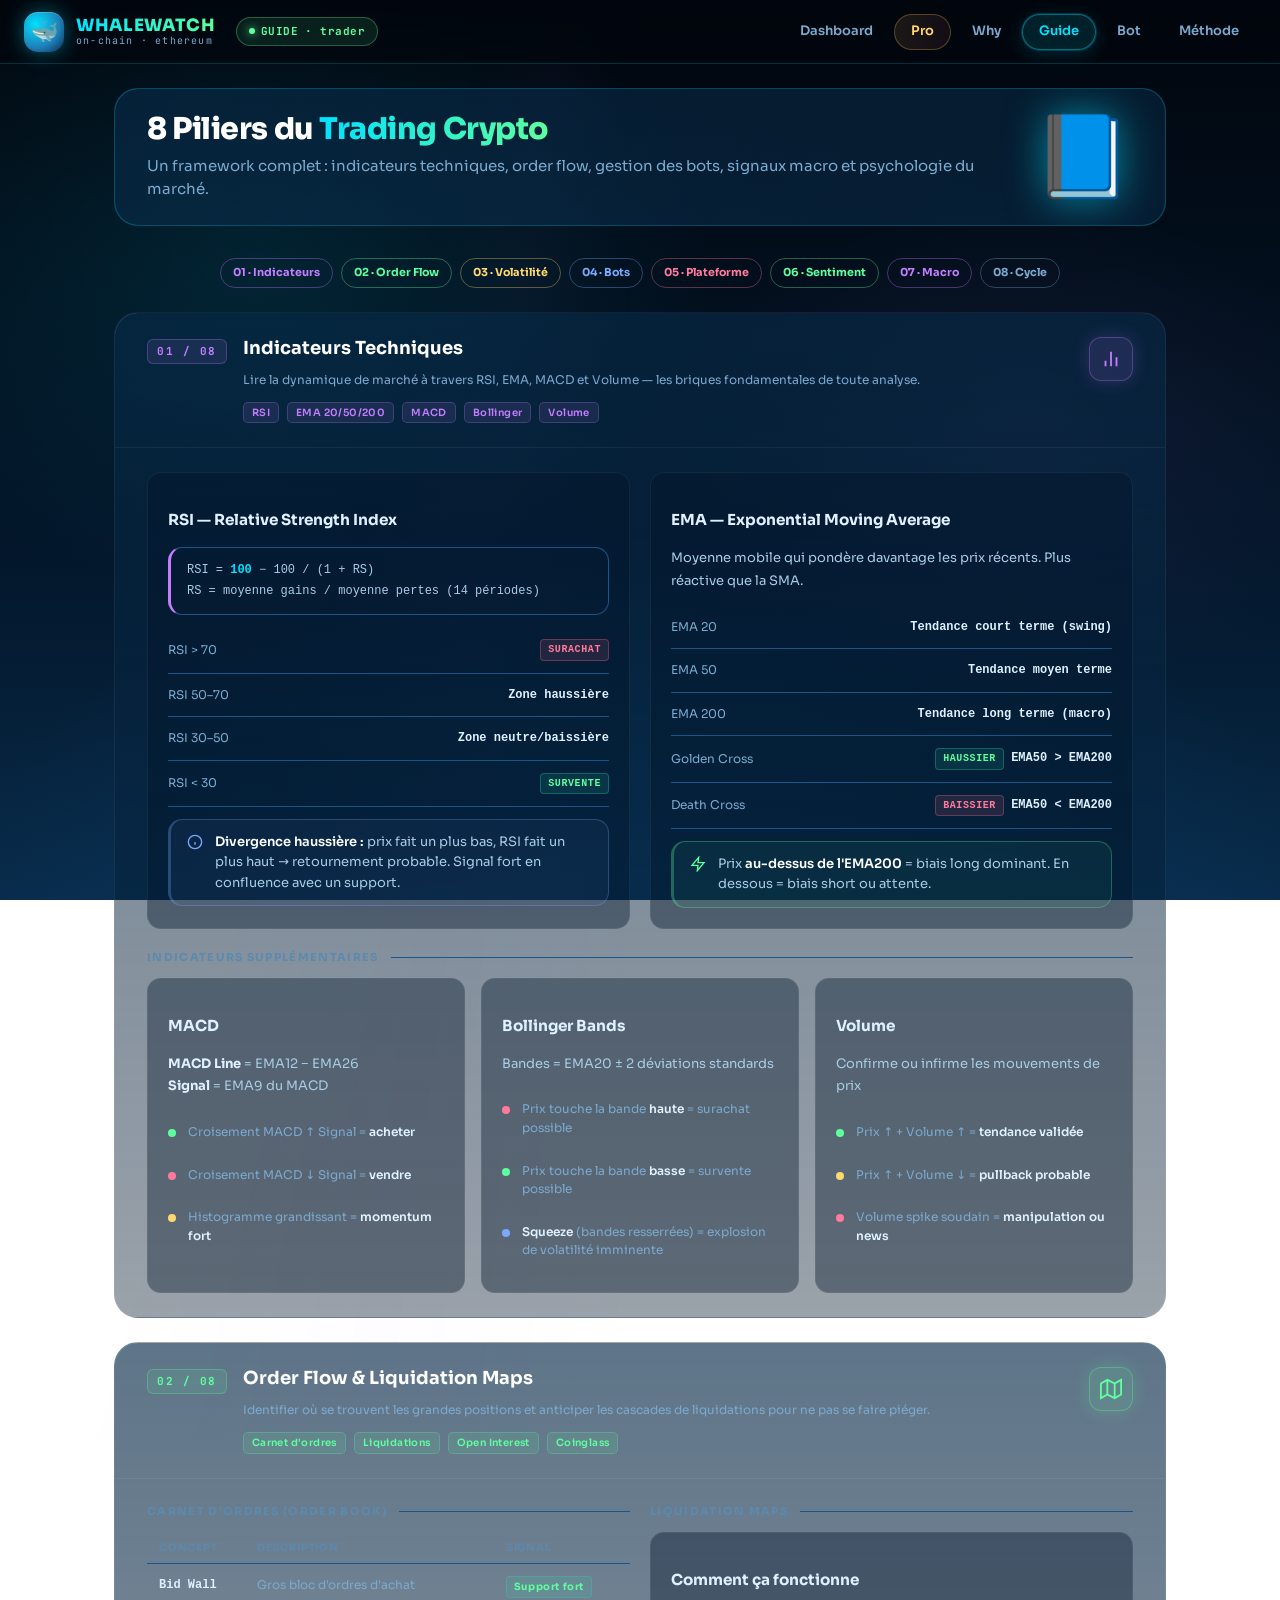
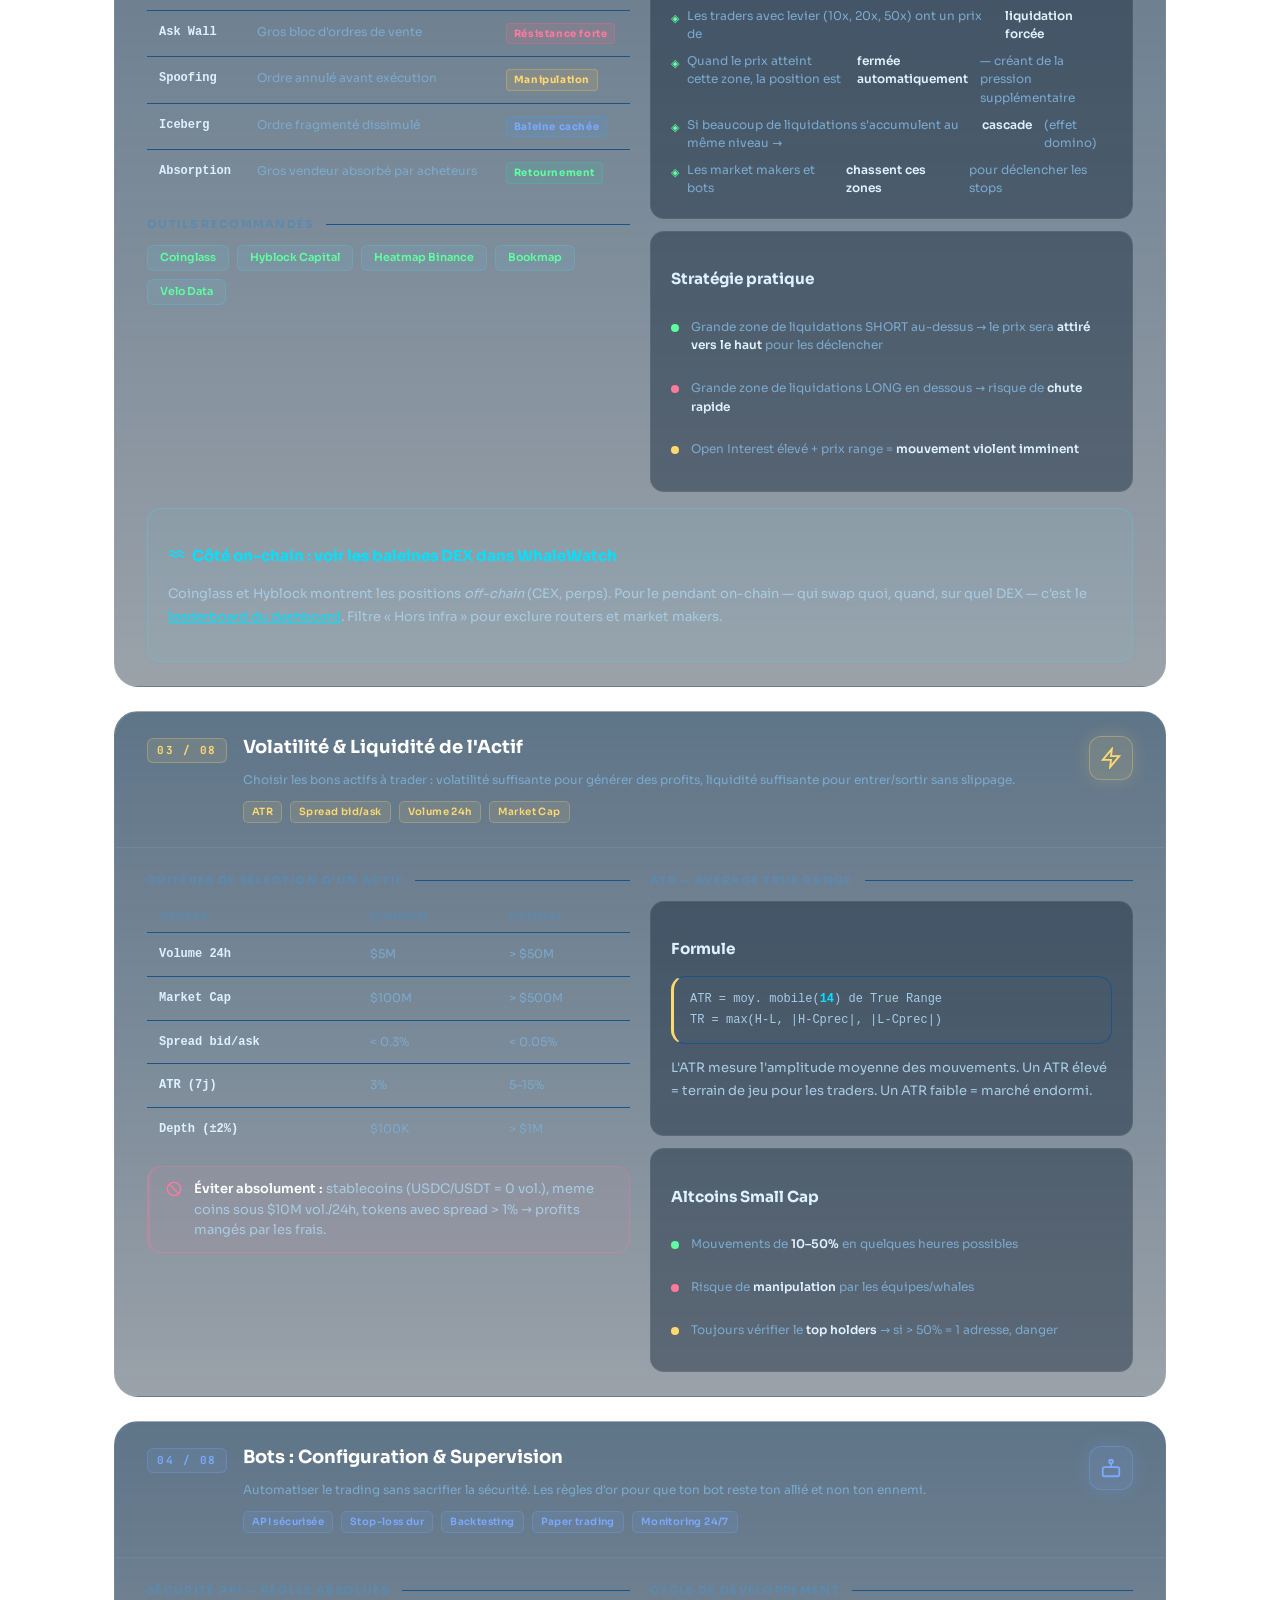
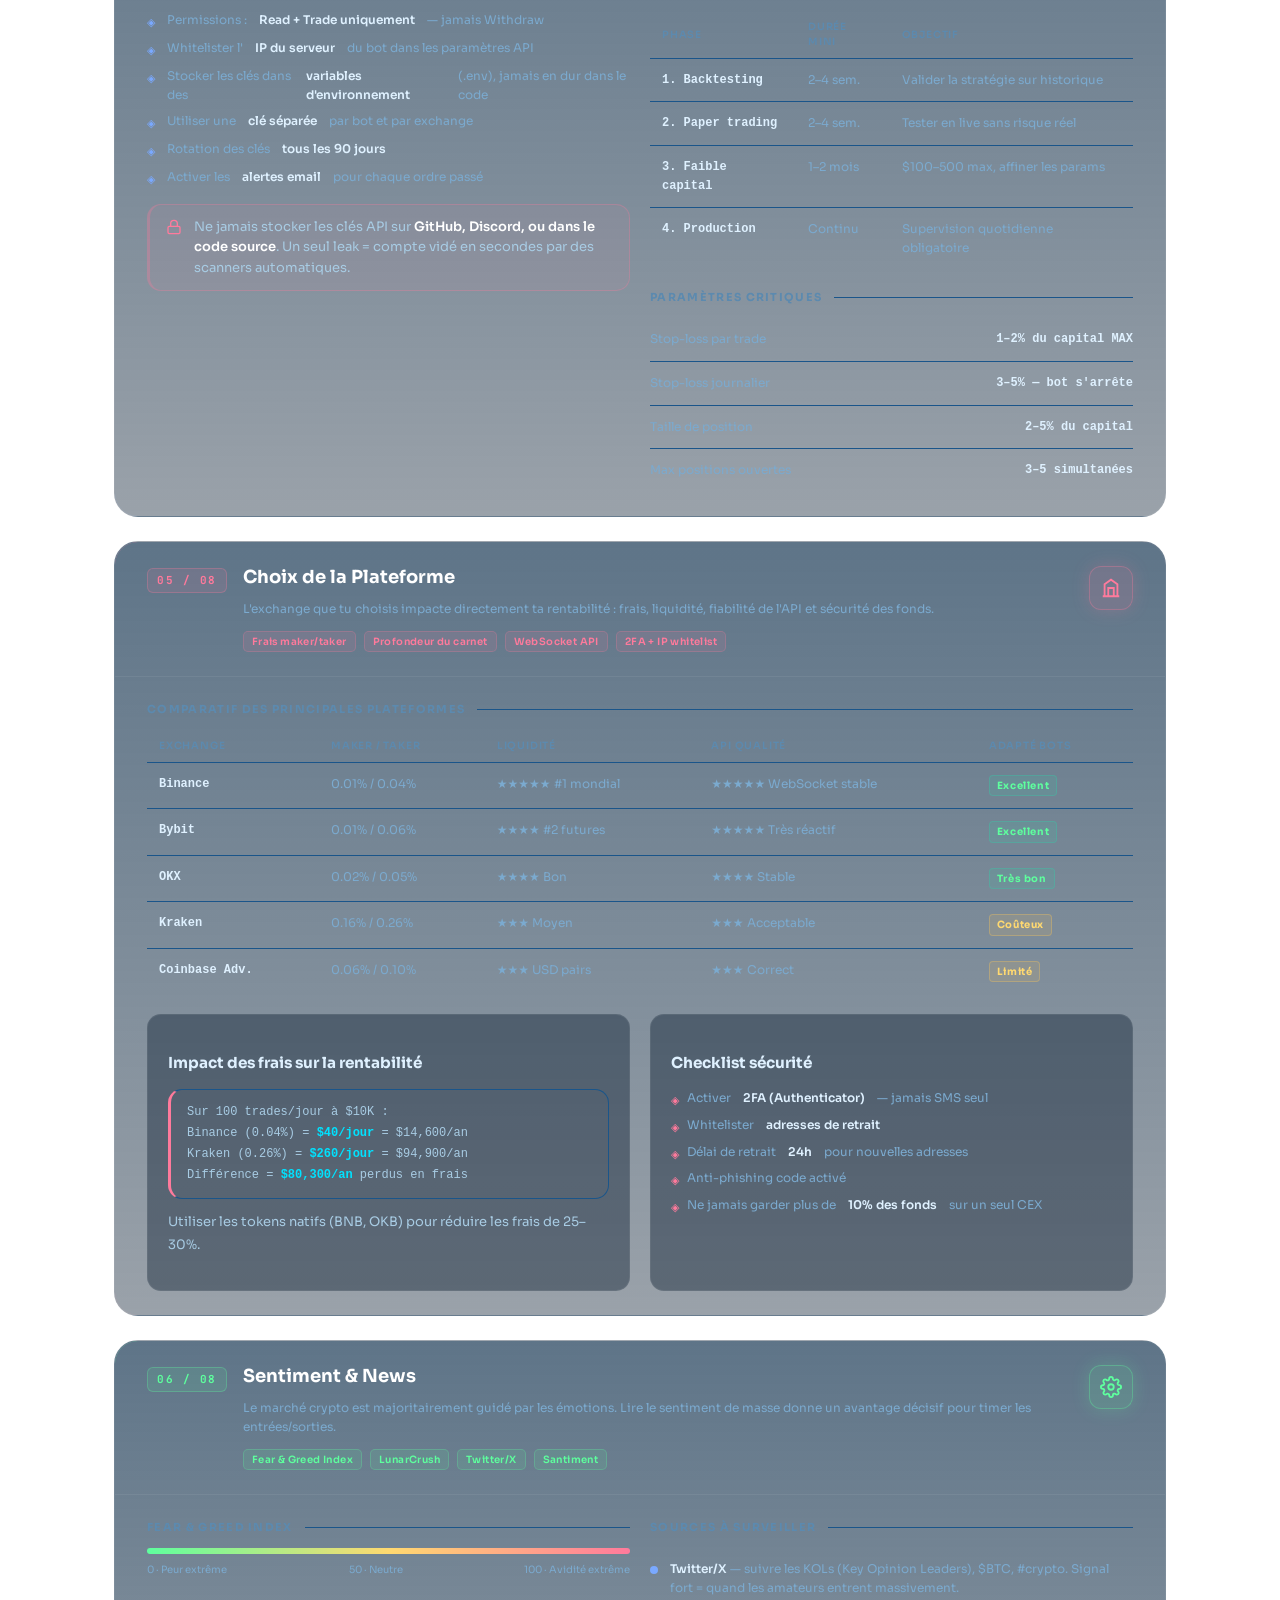
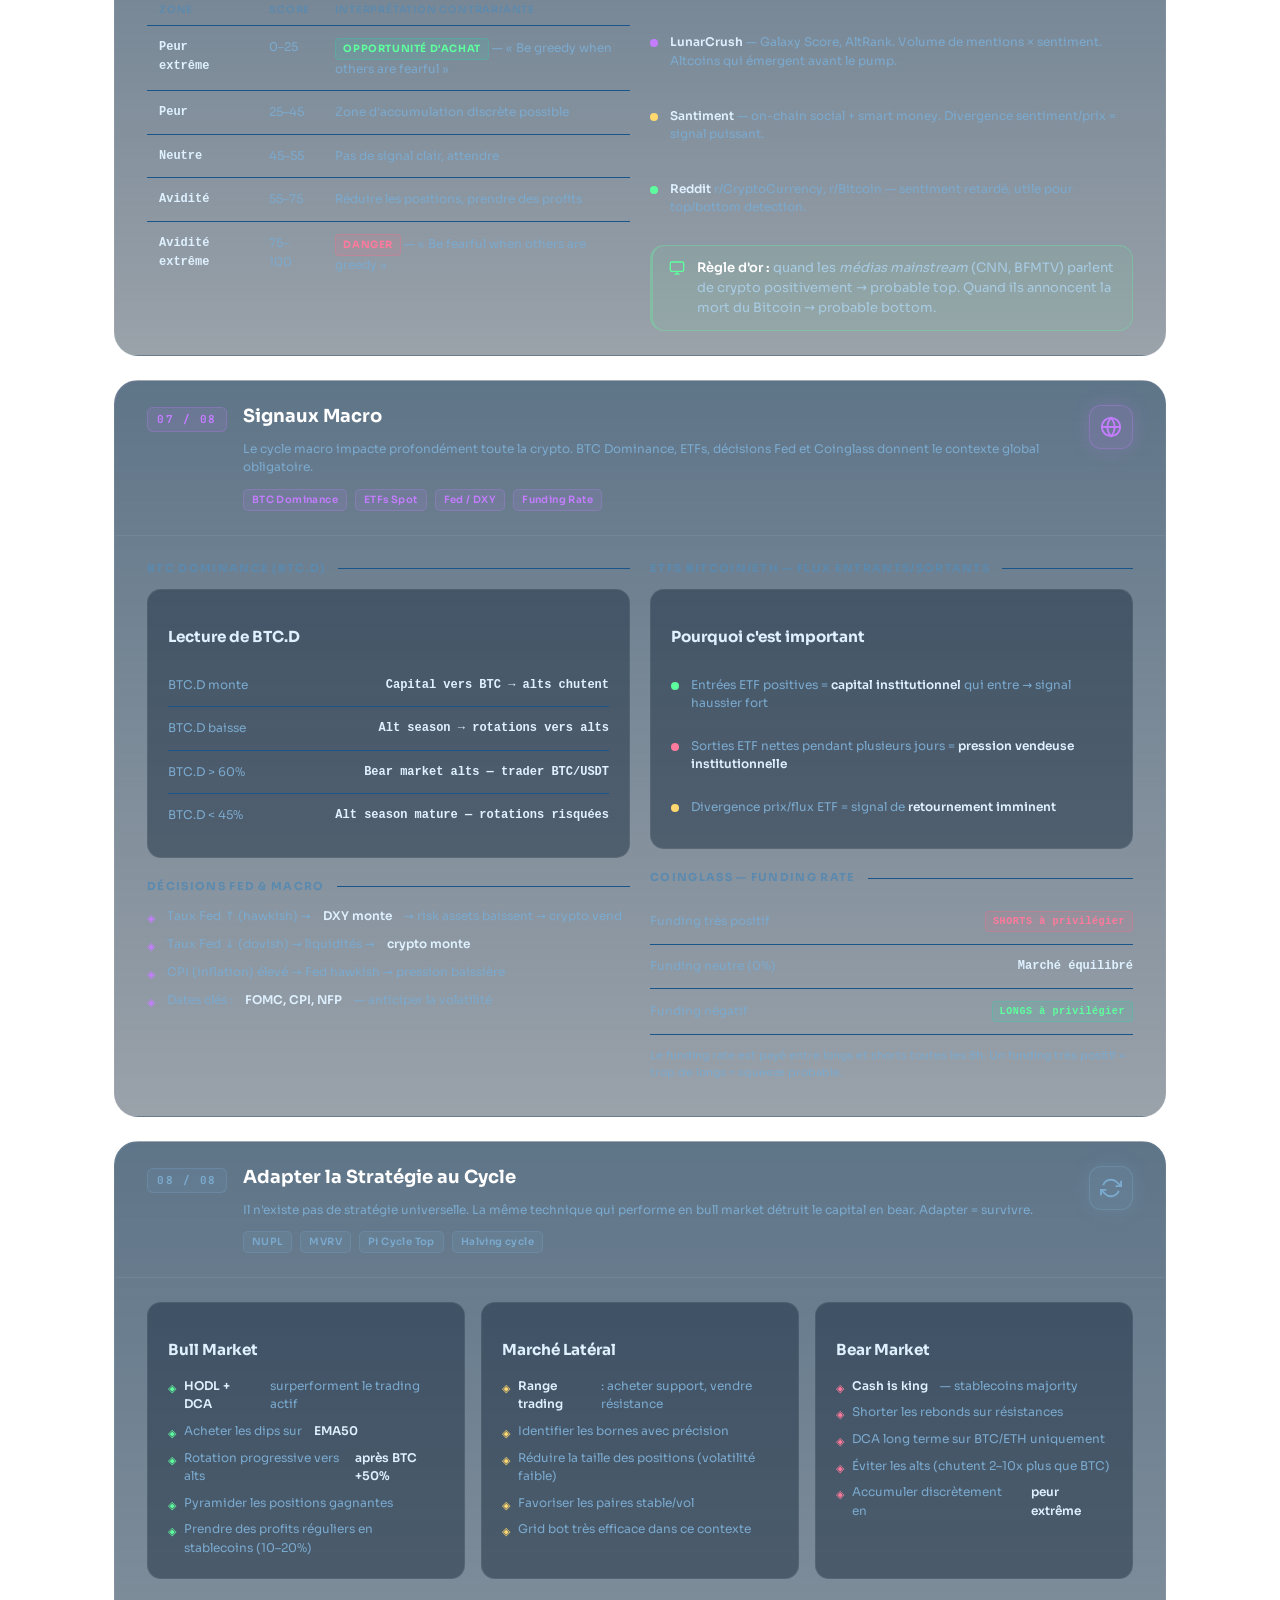
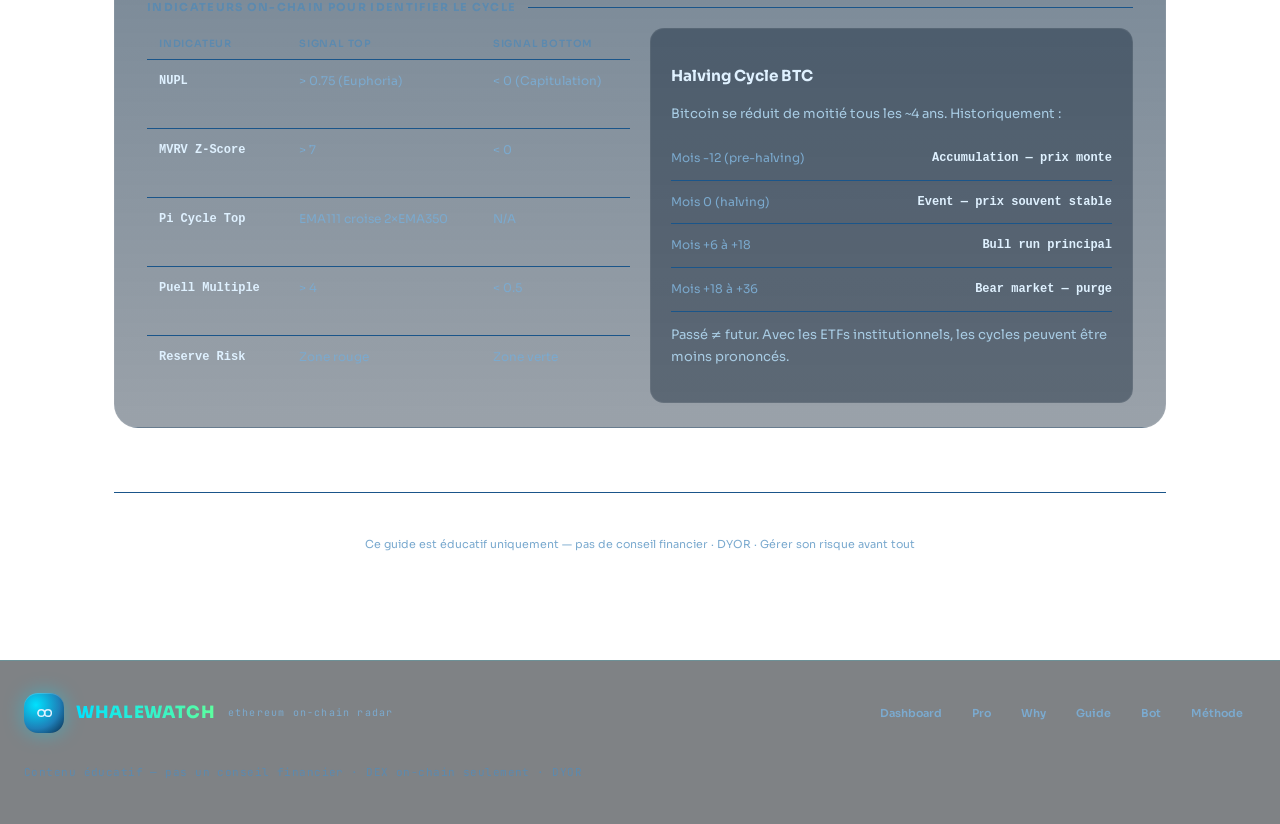
<file: static/guide.html>
<!DOCTYPE html>
<html lang="fr">
<head>
  <meta charset="UTF-8" />
  <meta name="viewport" content="width=device-width, initial-scale=1.0" />
  <title>Guide de Trading Crypto — 8 Piliers · WhaleWatch</title>
  <meta name="description" content="Guide trading crypto complet en 8 piliers : indicateurs, order flow, volatilité, bots, plateformes, sentiment, macro, cycle. Pédagogique, sourcé, gratuit." />
  <meta name="theme-color" content="#020c1b" />
  <link rel="canonical" href="https://whalewatchapp.io/guide" />
  <meta property="og:type" content="article" />
  <meta property="og:site_name" content="WhaleWatch" />
  <meta property="og:url" content="https://whalewatchapp.io/guide" />
  <meta property="og:title" content="Guide de Trading Crypto — 8 Piliers" />
  <meta property="og:description" content="Indicateurs, order flow, volatilité, bots, plateformes, sentiment, macro, cycle. Pédagogique et sourcé." />
  <meta property="og:image" content="https://whalewatchapp.io/static/assets/og.jpg" />
  <meta property="og:image:width" content="1200" />
  <meta property="og:image:height" content="630" />
  <meta name="twitter:card" content="summary_large_image" />
  <meta name="twitter:title" content="Guide de Trading Crypto — 8 Piliers" />
  <meta name="twitter:description" content="Les bases solides du trading crypto en 8 chapitres." />
  <meta name="twitter:image" content="https://whalewatchapp.io/static/assets/og.jpg" />
  <link rel="preconnect" href="https://fonts.googleapis.com">
  <link href="https://fonts.googleapis.com/css2?family=Sora:wght@400;500;600;700;800&family=JetBrains+Mono:wght@400;500&display=swap" rel="stylesheet">
  <link rel="stylesheet" href="/static/assets/whale.css">
  <style>
    .sections-stack { display: flex; flex-direction: column; gap: var(--s-6); padding-bottom: var(--s-9); }

    .read-bar {
      height: 2px; width: 0%;
      background: linear-gradient(90deg, var(--blue), var(--green), var(--c-mm));
      position: absolute; bottom: -1px; left: 0;
    }

    /* Guide-specific blocks */
    .divider-label {
      font-size: var(--fs-xs);
      font-weight: 700;
      letter-spacing: .12em;
      text-transform: uppercase;
      color: var(--muted-2);
      margin: var(--s-5) 0 var(--s-3);
      display: flex; align-items: center; gap: var(--s-3);
    }
    .divider-label::after {
      content: ''; flex: 1; height: 1px;
      background: var(--border);
    }
    .divider-label:first-child { margin-top: 0; }

    .metric-row {
      display: flex; align-items: center; justify-content: space-between;
      padding: var(--s-3) 0;
      border-bottom: 1px solid var(--border);
      font-size: var(--fs-sm);
      gap: var(--s-3);
    }
    .metric-row:last-child { border-bottom: none; }
    .metric-label { color: var(--muted); flex-shrink: 0; }
    .metric-val {
      color: var(--text);
      font-weight: 600;
      font-family: 'Fira Code', monospace;
      font-size: var(--fs-sm);
      text-align: right;
    }

    .signal {
      display: flex; align-items: flex-start; gap: var(--s-3);
      padding: var(--s-3) 0;
      font-size: var(--fs-sm);
      color: var(--muted);
      line-height: 1.55;
    }
    .signal-dot {
      width: 8px; height: 8px; border-radius: 50%;
      flex-shrink: 0; margin-top: 6px;
    }
    .signal strong { color: var(--text); font-weight: 600; }

    .lvl {
      display: inline-block;
      padding: 2px 7px;
      border-radius: 4px;
      font-size: 10px;
      font-weight: 700;
      letter-spacing: .06em;
      border: 1px solid;
    }
    .lvl-buy  { background: rgba(46,212,168,.12); color: var(--green);  border-color: rgba(46,212,168,.30); }
    .lvl-sell { background: rgba(255,107,135,.12); color: var(--c-mev); border-color: rgba(255,107,135,.30); }
    .lvl-warn { background: rgba(255,198,87,.12); color: var(--c-sc);   border-color: rgba(255,198,87,.30); }
    .lvl-info { background: rgba(59,166,255,.12); color: var(--blue);   border-color: rgba(59,166,255,.30); }

    .mini-table {
      width: 100%;
      border-collapse: collapse;
      font-size: var(--fs-sm);
    }
    .mini-table th {
      text-align: left;
      padding: var(--s-2) var(--s-3);
      font-size: 10px;
      text-transform: uppercase;
      letter-spacing: .08em;
      color: var(--muted-2);
      border-bottom: 1px solid var(--border);
      font-weight: 600;
    }
    .mini-table td {
      padding: var(--s-3);
      color: var(--muted);
      border-bottom: 1px solid var(--border);
      vertical-align: top;
    }
    .mini-table tr:last-child td { border-bottom: none; }
    .mini-table td:first-child {
      color: var(--text);
      font-weight: 600;
      font-family: 'Fira Code', monospace;
    }
    .mini-table tr:hover td { background: rgba(75,212,255,.03); }

    .formula {
      padding: var(--s-3) var(--s-4);
      border-radius: var(--radius-md);
      margin: var(--s-3) 0;
      background: var(--bg-soft);
      border: 1px solid var(--border);
      border-left: 3px solid var(--c-accent, var(--blue));
      font-family: 'Fira Code', monospace;
      font-size: var(--fs-sm);
      color: var(--text-soft);
      line-height: var(--lh-loose);
    }
    .formula .hl { color: var(--cyan); font-weight: 600; }

    .checklist {
      list-style: none; padding: 0; margin: 0;
      display: flex; flex-direction: column;
      gap: var(--s-2);
    }
    .checklist li {
      display: flex; align-items: flex-start; gap: var(--s-3);
      font-size: var(--fs-sm);
      color: var(--muted);
      line-height: var(--lh-normal);
    }
    .checklist li::before {
      content: '◈';
      color: var(--c-accent, var(--cyan));
      font-size: 11px;
      margin-top: 3px;
      flex-shrink: 0;
    }
    .checklist li strong { color: var(--text); font-weight: 600; }

    .tool-pill {
      display: inline-flex; align-items: center; gap: var(--s-2);
      height: 26px;
      padding: 0 var(--s-3);
      border-radius: 6px;
      font-size: var(--fs-xs);
      font-weight: 600;
      background: var(--c-accent-bg, rgba(75,212,255,.08));
      color: var(--c-accent, var(--cyan));
      border: 1px solid var(--c-accent-border, rgba(75,212,255,.20));
      white-space: nowrap;
    }

    .scale-bar {
      height: 6px; border-radius: 3px;
      margin: var(--s-2) 0;
      background: linear-gradient(90deg, var(--green), var(--c-sc), var(--c-mev));
    }
  </style>
</head>
<body>

<div class="ocean-rays" aria-hidden="true"></div>
<div class="bubbles" aria-hidden="true">
  <div class="bubble" style="left:6%;bottom:-5%;width:14px;height:14px;--d:10px;animation-duration:24s"></div>
  <div class="bubble" style="left:28%;bottom:-5%;width:8px;height:8px;--d:-7px;animation-duration:20s;animation-delay:4s"></div>
  <div class="bubble" style="left:52%;bottom:-5%;width:18px;height:18px;--d:13px;animation-duration:28s;animation-delay:1s"></div>
  <div class="bubble" style="left:74%;bottom:-5%;width:7px;height:7px;--d:-9px;animation-duration:18s;animation-delay:6s"></div>
  <div class="bubble" style="left:92%;bottom:-5%;width:11px;height:11px;--d:9px;animation-duration:22s;animation-delay:3s"></div>
</div>

<!-- ═══ HEADER ═══════════════════════════════════════════════════════════════ -->
<header class="site-header">
  <div class="site-header-inner">
    <a href="/" class="brand">
      <span class="brand-mark" aria-hidden="true">🐳</span>
      <span class="brand-text">
        <span class="brand-name">WHALEWATCH</span>
        <span class="brand-sub">on-chain · ethereum</span>
      </span>
    </a>
    <span class="live-chip">GUIDE · trader</span>
    <nav class="nav" style="margin-left:auto" aria-label="Navigation principale">
      <a href="/"            class="nav-link">Dashboard</a>
      <a href="/pro/cockpit"    class="nav-link nav-link--pro">Pro</a>
      <a href="/why"         class="nav-link">Why</a>
      <a href="/guide"       class="nav-link is-active">Guide</a>
      <a href="/bot"         class="nav-link">Bot</a>
      <a href="/methodology" class="nav-link">Méthode</a>
    </nav>
  </div>
  <div id="read-progress" class="read-bar"></div>
</header>
<div class="site-header-spacer"></div>

<!-- ═══ STICKY SECTION NAV ═══ -->
<nav id="sticky-nav" class="sticky-nav" aria-label="Sections">
  <a href="#s01" class="sticky-nav-link section--purple" data-section="s01">01·Indicateurs</a>
  <a href="#s02" class="sticky-nav-link section--green"  data-section="s02">02·Order Flow</a>
  <a href="#s03" class="sticky-nav-link section--yellow" data-section="s03">03·Volatilité</a>
  <a href="#s04" class="sticky-nav-link section--blue"   data-section="s04">04·Bots</a>
  <a href="#s05" class="sticky-nav-link section--red"    data-section="s05">05·Plateforme</a>
  <a href="#s06" class="sticky-nav-link section--green"  data-section="s06">06·Sentiment</a>
  <a href="#s07" class="sticky-nav-link section--purple" data-section="s07">07·Macro</a>
  <a href="#s08" class="sticky-nav-link section--neutral" data-section="s08">08·Cycle</a>
</nav>

<main>
<div class="container-prose" style="padding-top:var(--s-6)">

  <!-- HERO STRIP -->
  <section class="hero-strip" id="hero">
    <div>
      <h1 class="hero-strip-title">8 Piliers du <span class="accent">Trading Crypto</span></h1>
      <p class="hero-strip-sub">Un framework complet : indicateurs techniques, order flow, gestion des bots, signaux macro et psychologie du marché.</p>
    </div>
    <div class="hero-strip-whale" aria-hidden="true">📘</div>
  </section>

  <div class="toc-pills mb-6">
    <a href="#s01" class="toc-pill section--purple">01 · Indicateurs</a>
    <a href="#s02" class="toc-pill section--green">02 · Order Flow</a>
    <a href="#s03" class="toc-pill section--yellow">03 · Volatilité</a>
    <a href="#s04" class="toc-pill section--blue">04 · Bots</a>
    <a href="#s05" class="toc-pill section--red">05 · Plateforme</a>
    <a href="#s06" class="toc-pill section--green">06 · Sentiment</a>
    <a href="#s07" class="toc-pill section--purple">07 · Macro</a>
    <a href="#s08" class="toc-pill section--neutral">08 · Cycle</a>
  </div>

  <div class="sections-stack">

    <!-- ═══ 01 — INDICATEURS ═══ -->
    <section id="s01" class="section-card section--purple fade-up">
      <div class="section-card-header">
        <span class="section-num">01 / 08</span>
        <div class="section-title-block">
          <h2 class="section-title">Indicateurs Techniques</h2>
          <p class="section-subtitle">Lire la dynamique de marché à travers RSI, EMA, MACD et Volume — les briques fondamentales de toute analyse.</p>
          <div class="section-tags">
            <span class="section-tag">RSI</span>
            <span class="section-tag">EMA 20/50/200</span>
            <span class="section-tag">MACD</span>
            <span class="section-tag">Bollinger</span>
            <span class="section-tag">Volume</span>
          </div>
        </div>
        <span class="section-icon">
          <svg viewBox="0 0 24 24" fill="none" stroke="currentColor" stroke-width="2"><line x1="18" y1="20" x2="18" y2="10"/><line x1="12" y1="20" x2="12" y2="4"/><line x1="6" y1="20" x2="6" y2="14"/></svg>
        </span>
      </div>
      <div class="section-card-body">
        <div class="grid-2">
          <div class="info-card">
            <h3>RSI — Relative Strength Index</h3>
            <div class="formula">
              RSI = <span class="hl">100</span> − 100 / (1 + RS)<br>
              RS = moyenne gains / moyenne pertes (14 périodes)
            </div>
            <div class="metric-row"><span class="metric-label">RSI &gt; 70</span><span class="metric-val"><span class="lvl lvl-sell">SURACHAT</span></span></div>
            <div class="metric-row"><span class="metric-label">RSI 50–70</span><span class="metric-val text-green">Zone haussière</span></div>
            <div class="metric-row"><span class="metric-label">RSI 30–50</span><span class="metric-val text-yellow">Zone neutre/baissière</span></div>
            <div class="metric-row"><span class="metric-label">RSI &lt; 30</span><span class="metric-val"><span class="lvl lvl-buy">SURVENTE</span></span></div>
            <div class="alert alert--info mt-3">
              <svg viewBox="0 0 24 24" fill="none" stroke="currentColor" stroke-width="2"><circle cx="12" cy="12" r="10"/><line x1="12" y1="16" x2="12" y2="12"/><line x1="12" y1="8" x2="12.01" y2="8"/></svg>
              <span><strong>Divergence haussière :</strong> prix fait un plus bas, RSI fait un plus haut → retournement probable. Signal fort en confluence avec un support.</span>
            </div>
          </div>

          <div class="info-card">
            <h3>EMA — Exponential Moving Average</h3>
            <p>Moyenne mobile qui pondère davantage les prix récents. Plus réactive que la SMA.</p>
            <div class="metric-row mt-3"><span class="metric-label">EMA 20</span><span class="metric-val">Tendance court terme (swing)</span></div>
            <div class="metric-row"><span class="metric-label">EMA 50</span><span class="metric-val">Tendance moyen terme</span></div>
            <div class="metric-row"><span class="metric-label">EMA 200</span><span class="metric-val">Tendance long terme (macro)</span></div>
            <div class="metric-row"><span class="metric-label">Golden Cross</span><span class="metric-val"><span class="lvl lvl-buy">HAUSSIER</span> EMA50 &gt; EMA200</span></div>
            <div class="metric-row"><span class="metric-label">Death Cross</span><span class="metric-val"><span class="lvl lvl-sell">BAISSIER</span> EMA50 &lt; EMA200</span></div>
            <div class="alert alert--success mt-3">
              <svg viewBox="0 0 24 24" fill="none" stroke="currentColor" stroke-width="2"><polygon points="13 2 3 14 12 14 11 22 21 10 12 10 13 2"/></svg>
              <span>Prix <strong>au-dessus de l'EMA200</strong> = biais long dominant. En dessous = biais short ou attente.</span>
            </div>
          </div>
        </div>

        <div class="divider-label">Indicateurs supplémentaires</div>

        <div class="grid-3">
          <div class="info-card">
            <h3>MACD</h3>
            <p><strong style="color:var(--text)">MACD Line</strong> = EMA12 − EMA26<br>
            <strong style="color:var(--text)">Signal</strong> = EMA9 du MACD</p>
            <div class="mt-3">
              <div class="signal"><div class="signal-dot" style="background:var(--green)"></div><div>Croisement MACD ↑ Signal = <strong>acheter</strong></div></div>
              <div class="signal"><div class="signal-dot" style="background:var(--c-mev)"></div><div>Croisement MACD ↓ Signal = <strong>vendre</strong></div></div>
              <div class="signal"><div class="signal-dot" style="background:var(--c-sc)"></div><div>Histogramme grandissant = <strong>momentum fort</strong></div></div>
            </div>
          </div>
          <div class="info-card">
            <h3>Bollinger Bands</h3>
            <p>Bandes = EMA20 ± 2 déviations standards</p>
            <div class="signal"><div class="signal-dot" style="background:var(--c-mev)"></div><div>Prix touche la bande <strong>haute</strong> = surachat possible</div></div>
            <div class="signal"><div class="signal-dot" style="background:var(--green)"></div><div>Prix touche la bande <strong>basse</strong> = survente possible</div></div>
            <div class="signal"><div class="signal-dot" style="background:var(--blue)"></div><div><strong>Squeeze</strong> (bandes resserrées) = explosion de volatilité imminente</div></div>
          </div>
          <div class="info-card">
            <h3>Volume</h3>
            <p>Confirme ou infirme les mouvements de prix</p>
            <div class="signal"><div class="signal-dot" style="background:var(--green)"></div><div>Prix ↑ + Volume ↑ = <strong>tendance validée</strong></div></div>
            <div class="signal"><div class="signal-dot" style="background:var(--c-sc)"></div><div>Prix ↑ + Volume ↓ = <strong>pullback probable</strong></div></div>
            <div class="signal"><div class="signal-dot" style="background:var(--c-mev)"></div><div>Volume spike soudain = <strong>manipulation ou news</strong></div></div>
          </div>
        </div>
      </div>
    </section>

    <!-- ═══ 02 — ORDER FLOW ═══ -->
    <section id="s02" class="section-card section--green fade-up">
      <div class="section-card-header">
        <span class="section-num">02 / 08</span>
        <div class="section-title-block">
          <h2 class="section-title">Order Flow &amp; Liquidation Maps</h2>
          <p class="section-subtitle">Identifier où se trouvent les grandes positions et anticiper les cascades de liquidations pour ne pas se faire piéger.</p>
          <div class="section-tags">
            <span class="section-tag">Carnet d'ordres</span>
            <span class="section-tag">Liquidations</span>
            <span class="section-tag">Open Interest</span>
            <span class="section-tag">Coinglass</span>
          </div>
        </div>
        <span class="section-icon">
          <svg viewBox="0 0 24 24" fill="none" stroke="currentColor" stroke-width="2"><polygon points="1 6 1 22 8 18 16 22 23 18 23 2 16 6 8 2 1 6"/><line x1="8" y1="2" x2="8" y2="18"/><line x1="16" y1="6" x2="16" y2="22"/></svg>
        </span>
      </div>
      <div class="section-card-body">
        <div class="grid-2">
          <div>
            <div class="divider-label">Carnet d'ordres (Order Book)</div>
            <table class="mini-table">
              <thead><tr><th>Concept</th><th>Description</th><th>Signal</th></tr></thead>
              <tbody>
                <tr><td>Bid Wall</td><td>Gros bloc d'ordres d'achat</td><td><span class="lvl lvl-buy">Support fort</span></td></tr>
                <tr><td>Ask Wall</td><td>Gros bloc d'ordres de vente</td><td><span class="lvl lvl-sell">Résistance forte</span></td></tr>
                <tr><td>Spoofing</td><td>Ordre annulé avant exécution</td><td><span class="lvl lvl-warn">Manipulation</span></td></tr>
                <tr><td>Iceberg</td><td>Ordre fragmenté dissimulé</td><td><span class="lvl lvl-info">Baleine cachée</span></td></tr>
                <tr><td>Absorption</td><td>Gros vendeur absorbé par acheteurs</td><td><span class="lvl lvl-buy">Retournement</span></td></tr>
              </tbody>
            </table>

            <div class="divider-label">Outils recommandés</div>
            <div class="flex flex-wrap gap-2">
              <span class="tool-pill">Coinglass</span>
              <span class="tool-pill">Hyblock Capital</span>
              <span class="tool-pill">Heatmap Binance</span>
              <span class="tool-pill">Bookmap</span>
              <span class="tool-pill">Velo Data</span>
            </div>
          </div>

          <div>
            <div class="divider-label">Liquidation Maps</div>
            <div class="info-card mb-3">
              <h3>Comment ça fonctionne</h3>
              <ul class="checklist">
                <li>Les traders avec levier (10x, 20x, 50x) ont un prix de <strong>liquidation forcée</strong></li>
                <li>Quand le prix atteint cette zone, la position est <strong>fermée automatiquement</strong> — créant de la pression supplémentaire</li>
                <li>Si beaucoup de liquidations s'accumulent au même niveau → <strong>cascade</strong> (effet domino)</li>
                <li>Les market makers et bots <strong>chassent ces zones</strong> pour déclencher les stops</li>
              </ul>
            </div>
            <div class="info-card">
              <h3>Stratégie pratique</h3>
              <div class="signal"><div class="signal-dot" style="background:var(--green)"></div><div>Grande zone de liquidations SHORT au-dessus → le prix sera <strong>attiré vers le haut</strong> pour les déclencher</div></div>
              <div class="signal"><div class="signal-dot" style="background:var(--c-mev)"></div><div>Grande zone de liquidations LONG en dessous → risque de <strong>chute rapide</strong></div></div>
              <div class="signal"><div class="signal-dot" style="background:var(--c-sc)"></div><div>Open Interest élevé + prix range = <strong>mouvement violent imminent</strong></div></div>
            </div>
          </div>
        </div>
        <!-- P2.3 — lien éducatif → produit -->
        <div class="info-card mt-4" style="border-color:rgba(75,212,255,.30);background:rgba(75,212,255,.04)">
          <h3 style="color:var(--cyan);display:flex;align-items:center;gap:8px">
            <svg viewBox="0 0 24 24" width="16" height="16" fill="none" stroke="currentColor" stroke-width="2"><path d="M2 12c2-2 4-2 6 0s4 2 6 0 4-2 6 0 4 2 6 0"/><path d="M2 6c2-2 4-2 6 0s4 2 6 0 4-2 6 0 4 2 6 0"/></svg>
            Côté on-chain : voir les baleines DEX dans WhaleWatch
          </h3>
          <p>Coinglass et Hyblock montrent les positions <em>off-chain</em> (CEX, perps). Pour le pendant on-chain — qui swap quoi, quand, sur quel DEX — c'est le <a href="/" style="color:var(--cyan);text-decoration:underline">leaderboard du dashboard</a>. Filtre « Hors infra » pour exclure routers et market makers.</p>
        </div>
      </div>
    </section>

    <!-- ═══ 03 — VOLATILITÉ ═══ -->
    <section id="s03" class="section-card section--yellow fade-up">
      <div class="section-card-header">
        <span class="section-num">03 / 08</span>
        <div class="section-title-block">
          <h2 class="section-title">Volatilité &amp; Liquidité de l'Actif</h2>
          <p class="section-subtitle">Choisir les bons actifs à trader : volatilité suffisante pour générer des profits, liquidité suffisante pour entrer/sortir sans slippage.</p>
          <div class="section-tags">
            <span class="section-tag">ATR</span>
            <span class="section-tag">Spread bid/ask</span>
            <span class="section-tag">Volume 24h</span>
            <span class="section-tag">Market Cap</span>
          </div>
        </div>
        <span class="section-icon">
          <svg viewBox="0 0 24 24" fill="none" stroke="currentColor" stroke-width="2"><polygon points="13 2 3 14 12 14 11 22 21 10 12 10 13 2"/></svg>
        </span>
      </div>
      <div class="section-card-body">
        <div class="grid-2">
          <div>
            <div class="divider-label">Critères de sélection d'un actif</div>
            <table class="mini-table">
              <thead><tr><th>Critère</th><th>Minimum</th><th>Optimal</th></tr></thead>
              <tbody>
                <tr><td>Volume 24h</td><td>$5M</td><td>&gt; $50M</td></tr>
                <tr><td>Market Cap</td><td>$100M</td><td>&gt; $500M</td></tr>
                <tr><td>Spread bid/ask</td><td>&lt; 0.3%</td><td>&lt; 0.05%</td></tr>
                <tr><td>ATR (7j)</td><td>3%</td><td>5–15%</td></tr>
                <tr><td>Depth (±2%)</td><td>$100K</td><td>&gt; $1M</td></tr>
              </tbody>
            </table>
            <div class="alert alert--danger mt-4">
              <svg viewBox="0 0 24 24" fill="none" stroke="currentColor" stroke-width="2"><circle cx="12" cy="12" r="10"/><line x1="4.93" y1="4.93" x2="19.07" y2="19.07"/></svg>
              <span><strong>Éviter absolument :</strong> stablecoins (USDC/USDT = 0 vol.), meme coins sous $10M vol./24h, tokens avec spread &gt; 1% → profits mangés par les frais.</span>
            </div>
          </div>
          <div>
            <div class="divider-label">ATR — Average True Range</div>
            <div class="info-card mb-3">
              <h3>Formule</h3>
              <div class="formula">
                ATR = moy. mobile(<span class="hl">14</span>) de True Range<br>
                TR = max(H-L, |H-Cprec|, |L-Cprec|)
              </div>
              <p>L'ATR mesure l'amplitude moyenne des mouvements. Un ATR élevé = terrain de jeu pour les traders. Un ATR faible = marché endormi.</p>
            </div>
            <div class="info-card">
              <h3>Altcoins Small Cap</h3>
              <div class="signal"><div class="signal-dot" style="background:var(--green)"></div><div>Mouvements de <strong>10–50%</strong> en quelques heures possibles</div></div>
              <div class="signal"><div class="signal-dot" style="background:var(--c-mev)"></div><div>Risque de <strong>manipulation</strong> par les équipes/whales</div></div>
              <div class="signal"><div class="signal-dot" style="background:var(--c-sc)"></div><div>Toujours vérifier le <strong>top holders</strong> → si &gt; 50% = 1 adresse, danger</div></div>
            </div>
          </div>
        </div>
      </div>
    </section>

    <!-- ═══ 04 — BOTS ═══ -->
    <section id="s04" class="section-card section--blue fade-up">
      <div class="section-card-header">
        <span class="section-num">04 / 08</span>
        <div class="section-title-block">
          <h2 class="section-title">Bots : Configuration &amp; Supervision</h2>
          <p class="section-subtitle">Automatiser le trading sans sacrifier la sécurité. Les règles d'or pour que ton bot reste ton allié et non ton ennemi.</p>
          <div class="section-tags">
            <span class="section-tag">API sécurisée</span>
            <span class="section-tag">Stop-loss dur</span>
            <span class="section-tag">Backtesting</span>
            <span class="section-tag">Paper trading</span>
            <span class="section-tag">Monitoring 24/7</span>
          </div>
        </div>
        <span class="section-icon">
          <svg viewBox="0 0 24 24" fill="none" stroke="currentColor" stroke-width="2"><rect x="3" y="11" width="18" height="10" rx="2"/><circle cx="12" cy="5" r="2"/><path d="M12 7v4"/><line x1="8" y1="16" x2="8" y2="16"/><line x1="16" y1="16" x2="16" y2="16"/></svg>
        </span>
      </div>
      <div class="section-card-body">
        <div class="grid-2">
          <div>
            <div class="divider-label">Sécurité API — Règles absolues</div>
            <ul class="checklist">
              <li>Permissions : <strong>Read + Trade uniquement</strong> — jamais Withdraw</li>
              <li>Whitelister l'<strong>IP du serveur</strong> du bot dans les paramètres API</li>
              <li>Stocker les clés dans des <strong>variables d'environnement</strong> (.env), jamais en dur dans le code</li>
              <li>Utiliser une <strong>clé séparée</strong> par bot et par exchange</li>
              <li>Rotation des clés <strong>tous les 90 jours</strong></li>
              <li>Activer les <strong>alertes email</strong> pour chaque ordre passé</li>
            </ul>
            <div class="alert alert--danger mt-4">
              <svg viewBox="0 0 24 24" fill="none" stroke="currentColor" stroke-width="2"><rect x="3" y="11" width="18" height="11" rx="2"/><path d="M7 11V7a5 5 0 0 1 10 0v4"/></svg>
              <span>Ne jamais stocker les clés API sur <strong>GitHub, Discord, ou dans le code source</strong>. Un seul leak = compte vidé en secondes par des scanners automatiques.</span>
            </div>
          </div>
          <div>
            <div class="divider-label">Cycle de développement</div>
            <table class="mini-table">
              <thead><tr><th>Phase</th><th>Durée mini</th><th>Objectif</th></tr></thead>
              <tbody>
                <tr><td>1. Backtesting</td><td>2–4 sem.</td><td>Valider la stratégie sur historique</td></tr>
                <tr><td>2. Paper trading</td><td>2–4 sem.</td><td>Tester en live sans risque réel</td></tr>
                <tr><td>3. Faible capital</td><td>1–2 mois</td><td>$100–500 max, affiner les params</td></tr>
                <tr><td>4. Production</td><td>Continu</td><td>Supervision quotidienne obligatoire</td></tr>
              </tbody>
            </table>
            <div class="divider-label">Paramètres critiques</div>
            <div class="metric-row"><span class="metric-label">Stop-loss par trade</span><span class="metric-val text-red">1–2% du capital MAX</span></div>
            <div class="metric-row"><span class="metric-label">Stop-loss journalier</span><span class="metric-val text-red">3–5% — bot s'arrête</span></div>
            <div class="metric-row"><span class="metric-label">Taille de position</span><span class="metric-val">2–5% du capital</span></div>
            <div class="metric-row"><span class="metric-label">Max positions ouvertes</span><span class="metric-val">3–5 simultanées</span></div>
          </div>
        </div>
      </div>
    </section>

    <!-- ═══ 05 — PLATEFORME ═══ -->
    <section id="s05" class="section-card section--red fade-up">
      <div class="section-card-header">
        <span class="section-num">05 / 08</span>
        <div class="section-title-block">
          <h2 class="section-title">Choix de la Plateforme</h2>
          <p class="section-subtitle">L'exchange que tu choisis impacte directement ta rentabilité : frais, liquidité, fiabilité de l'API et sécurité des fonds.</p>
          <div class="section-tags">
            <span class="section-tag">Frais maker/taker</span>
            <span class="section-tag">Profondeur du carnet</span>
            <span class="section-tag">WebSocket API</span>
            <span class="section-tag">2FA + IP whitelist</span>
          </div>
        </div>
        <span class="section-icon">
          <svg viewBox="0 0 24 24" fill="none" stroke="currentColor" stroke-width="2"><path d="M3 21h18M5 21V8l7-5 7 5v13"/><path d="M9 21V12h6v9"/></svg>
        </span>
      </div>
      <div class="section-card-body">
        <div class="divider-label">Comparatif des principales plateformes</div>
        <table class="mini-table">
          <thead><tr><th>Exchange</th><th>Maker / Taker</th><th>Liquidité</th><th>API qualité</th><th>Adapté bots</th></tr></thead>
          <tbody>
            <tr><td>Binance</td><td>0.01% / 0.04%</td><td>★★★★★ #1 mondial</td><td>★★★★★ WebSocket stable</td><td><span class="lvl lvl-buy">Excellent</span></td></tr>
            <tr><td>Bybit</td><td>0.01% / 0.06%</td><td>★★★★ #2 futures</td><td>★★★★★ Très réactif</td><td><span class="lvl lvl-buy">Excellent</span></td></tr>
            <tr><td>OKX</td><td>0.02% / 0.05%</td><td>★★★★ Bon</td><td>★★★★ Stable</td><td><span class="lvl lvl-buy">Très bon</span></td></tr>
            <tr><td>Kraken</td><td>0.16% / 0.26%</td><td>★★★ Moyen</td><td>★★★ Acceptable</td><td><span class="lvl lvl-warn">Coûteux</span></td></tr>
            <tr><td>Coinbase Adv.</td><td>0.06% / 0.10%</td><td>★★★ USD pairs</td><td>★★★ Correct</td><td><span class="lvl lvl-warn">Limité</span></td></tr>
          </tbody>
        </table>
        <div class="grid-2 mt-5">
          <div class="info-card">
            <h3>Impact des frais sur la rentabilité</h3>
            <div class="formula">
              Sur 100 trades/jour à $10K :<br>
              Binance (0.04%) = <span class="hl">$40/jour</span> = $14,600/an<br>
              Kraken (0.26%) = <span class="hl">$260/jour</span> = $94,900/an<br>
              Différence = <span class="hl">$80,300/an</span> perdus en frais
            </div>
            <p class="mt-3">Utiliser les tokens natifs (BNB, OKB) pour réduire les frais de 25–30%.</p>
          </div>
          <div class="info-card">
            <h3>Checklist sécurité</h3>
            <ul class="checklist">
              <li>Activer <strong>2FA (Authenticator)</strong> — jamais SMS seul</li>
              <li>Whitelister <strong>adresses de retrait</strong></li>
              <li>Délai de retrait <strong>24h</strong> pour nouvelles adresses</li>
              <li>Anti-phishing code activé</li>
              <li>Ne jamais garder plus de <strong>10% des fonds</strong> sur un seul CEX</li>
            </ul>
          </div>
        </div>
      </div>
    </section>

    <!-- ═══ 06 — SENTIMENT ═══ -->
    <section id="s06" class="section-card section--green fade-up">
      <div class="section-card-header">
        <span class="section-num">06 / 08</span>
        <div class="section-title-block">
          <h2 class="section-title">Sentiment &amp; News</h2>
          <p class="section-subtitle">Le marché crypto est majoritairement guidé par les émotions. Lire le sentiment de masse donne un avantage décisif pour timer les entrées/sorties.</p>
          <div class="section-tags">
            <span class="section-tag">Fear &amp; Greed Index</span>
            <span class="section-tag">LunarCrush</span>
            <span class="section-tag">Twitter/X</span>
            <span class="section-tag">Santiment</span>
          </div>
        </div>
        <span class="section-icon">
          <svg viewBox="0 0 24 24" fill="none" stroke="currentColor" stroke-width="2"><circle cx="12" cy="12" r="3"/><path d="M19.4 15a1.65 1.65 0 0 0 .33 1.82l.06.06a2 2 0 0 1 0 2.83 2 2 0 0 1-2.83 0l-.06-.06a1.65 1.65 0 0 0-1.82-.33 1.65 1.65 0 0 0-1 1.51V21a2 2 0 0 1-4 0v-.09A1.65 1.65 0 0 0 9 19.4a1.65 1.65 0 0 0-1.82.33l-.06.06a2 2 0 0 1-2.83 0 2 2 0 0 1 0-2.83l.06-.06a1.65 1.65 0 0 0 .33-1.82 1.65 1.65 0 0 0-1.51-1H3a2 2 0 0 1 0-4h.09A1.65 1.65 0 0 0 4.6 9a1.65 1.65 0 0 0-.33-1.82l-.06-.06a2 2 0 0 1 0-2.83 2 2 0 0 1 2.83 0l.06.06a1.65 1.65 0 0 0 1.82.33H9a1.65 1.65 0 0 0 1-1.51V3a2 2 0 0 1 4 0v.09a1.65 1.65 0 0 0 1 1.51 1.65 1.65 0 0 0 1.82-.33l.06-.06a2 2 0 0 1 2.83 0 2 2 0 0 1 0 2.83l-.06.06a1.65 1.65 0 0 0-.33 1.82V9a1.65 1.65 0 0 0 1.51 1H21a2 2 0 0 1 0 4h-.09a1.65 1.65 0 0 0-1.51 1z"/></svg>
        </span>
      </div>
      <div class="section-card-body">
        <div class="grid-2">
          <div>
            <div class="divider-label">Fear &amp; Greed Index</div>
            <div class="scale-bar"></div>
            <div class="flex justify-between" style="font-size:10px;color:var(--muted);margin-bottom:var(--s-4)">
              <span>0 · Peur extrême</span><span>50 · Neutre</span><span>100 · Avidité extrême</span>
            </div>
            <table class="mini-table">
              <thead><tr><th>Zone</th><th>Score</th><th>Interprétation contrariante</th></tr></thead>
              <tbody>
                <tr><td>Peur extrême</td><td>0–25</td><td><span class="lvl lvl-buy">OPPORTUNITÉ D'ACHAT</span> — « Be greedy when others are fearful »</td></tr>
                <tr><td>Peur</td><td>25–45</td><td>Zone d'accumulation discrète possible</td></tr>
                <tr><td>Neutre</td><td>45–55</td><td>Pas de signal clair, attendre</td></tr>
                <tr><td>Avidité</td><td>55–75</td><td>Réduire les positions, prendre des profits</td></tr>
                <tr><td>Avidité extrême</td><td>75–100</td><td><span class="lvl lvl-sell">DANGER</span> — « Be fearful when others are greedy »</td></tr>
              </tbody>
            </table>
          </div>
          <div>
            <div class="divider-label">Sources à surveiller</div>
            <div class="flex flex-col gap-3">
              <div class="signal"><div class="signal-dot" style="background:var(--blue)"></div><div><strong>Twitter/X</strong> — suivre les KOLs (Key Opinion Leaders), $BTC, #crypto. Signal fort = quand les amateurs entrent massivement.</div></div>
              <div class="signal"><div class="signal-dot" style="background:var(--c-mm)"></div><div><strong>LunarCrush</strong> — Galaxy Score, AltRank. Volume de mentions × sentiment. Altcoins qui émergent avant le pump.</div></div>
              <div class="signal"><div class="signal-dot" style="background:var(--c-sc)"></div><div><strong>Santiment</strong> — on-chain social + smart money. Divergence sentiment/prix = signal puissant.</div></div>
              <div class="signal"><div class="signal-dot" style="background:var(--green)"></div><div><strong>Reddit</strong> r/CryptoCurrency, r/Bitcoin — sentiment retardé, utile pour top/bottom detection.</div></div>
            </div>
            <div class="alert alert--success mt-4">
              <svg viewBox="0 0 24 24" fill="none" stroke="currentColor" stroke-width="2"><rect x="2" y="3" width="20" height="14" rx="2"/><line x1="8" y1="21" x2="16" y2="21"/><line x1="12" y1="17" x2="12" y2="21"/></svg>
              <span><strong>Règle d'or :</strong> quand les <em>médias mainstream</em> (CNN, BFMTV) parlent de crypto positivement → probable top. Quand ils annoncent la mort du Bitcoin → probable bottom.</span>
            </div>
          </div>
        </div>
      </div>
    </section>

    <!-- ═══ 07 — MACRO ═══ -->
    <section id="s07" class="section-card section--purple fade-up">
      <div class="section-card-header">
        <span class="section-num">07 / 08</span>
        <div class="section-title-block">
          <h2 class="section-title">Signaux Macro</h2>
          <p class="section-subtitle">Le cycle macro impacte profondément toute la crypto. BTC Dominance, ETFs, décisions Fed et Coinglass donnent le contexte global obligatoire.</p>
          <div class="section-tags">
            <span class="section-tag">BTC Dominance</span>
            <span class="section-tag">ETFs Spot</span>
            <span class="section-tag">Fed / DXY</span>
            <span class="section-tag">Funding Rate</span>
          </div>
        </div>
        <span class="section-icon">
          <svg viewBox="0 0 24 24" fill="none" stroke="currentColor" stroke-width="2"><circle cx="12" cy="12" r="10"/><line x1="2" y1="12" x2="22" y2="12"/><path d="M12 2a15.3 15.3 0 0 1 4 10 15.3 15.3 0 0 1-4 10 15.3 15.3 0 0 1-4-10 15.3 15.3 0 0 1 4-10z"/></svg>
        </span>
      </div>
      <div class="section-card-body">
        <div class="grid-2">
          <div>
            <div class="divider-label">BTC Dominance (BTC.D)</div>
            <div class="info-card mb-3">
              <h3>Lecture de BTC.D</h3>
              <div class="metric-row"><span class="metric-label">BTC.D monte</span><span class="metric-val text-red">Capital vers BTC → alts chutent</span></div>
              <div class="metric-row"><span class="metric-label">BTC.D baisse</span><span class="metric-val text-green">Alt season → rotations vers alts</span></div>
              <div class="metric-row"><span class="metric-label">BTC.D &gt; 60%</span><span class="metric-val">Bear market alts — trader BTC/USDT</span></div>
              <div class="metric-row"><span class="metric-label">BTC.D &lt; 45%</span><span class="metric-val text-green">Alt season mature — rotations risquées</span></div>
            </div>
            <div class="divider-label">Décisions Fed &amp; Macro</div>
            <ul class="checklist">
              <li>Taux Fed ↑ (hawkish) → <strong>DXY monte</strong> → risk assets baissent → crypto vend</li>
              <li>Taux Fed ↓ (dovish) → liquidités → <strong>crypto monte</strong></li>
              <li>CPI (inflation) élevé → Fed hawkish → pression baissière</li>
              <li>Dates clés : <strong>FOMC, CPI, NFP</strong> — anticiper la volatilité</li>
            </ul>
          </div>
          <div>
            <div class="divider-label">ETFs Bitcoin/ETH — Flux entrants/sortants</div>
            <div class="info-card mb-3">
              <h3>Pourquoi c'est important</h3>
              <div class="signal"><div class="signal-dot" style="background:var(--green)"></div><div>Entrées ETF positives = <strong>capital institutionnel</strong> qui entre → signal haussier fort</div></div>
              <div class="signal"><div class="signal-dot" style="background:var(--c-mev)"></div><div>Sorties ETF nettes pendant plusieurs jours = <strong>pression vendeuse institutionnelle</strong></div></div>
              <div class="signal"><div class="signal-dot" style="background:var(--c-sc)"></div><div>Divergence prix/flux ETF = signal de <strong>retournement imminent</strong></div></div>
            </div>
            <div class="divider-label">Coinglass — Funding Rate</div>
            <div class="metric-row"><span class="metric-label">Funding très positif</span><span class="metric-val"><span class="lvl lvl-sell">SHORTS à privilégier</span></span></div>
            <div class="metric-row"><span class="metric-label">Funding neutre (0%)</span><span class="metric-val">Marché équilibré</span></div>
            <div class="metric-row"><span class="metric-label">Funding négatif</span><span class="metric-val"><span class="lvl lvl-buy">LONGS à privilégier</span></span></div>
            <p class="fs-xs text-muted mt-3">Le funding rate est payé entre longs et shorts toutes les 8h. Un funding très positif = trop de longs = squeeze probable.</p>
          </div>
        </div>
      </div>
    </section>

    <!-- ═══ 08 — CYCLE ═══ -->
    <section id="s08" class="section-card section--neutral fade-up">
      <div class="section-card-header">
        <span class="section-num">08 / 08</span>
        <div class="section-title-block">
          <h2 class="section-title">Adapter la Stratégie au Cycle</h2>
          <p class="section-subtitle">Il n'existe pas de stratégie universelle. La même technique qui performe en bull market détruit le capital en bear. Adapter = survivre.</p>
          <div class="section-tags">
            <span class="section-tag">NUPL</span>
            <span class="section-tag">MVRV</span>
            <span class="section-tag">Pi Cycle Top</span>
            <span class="section-tag">Halving cycle</span>
          </div>
        </div>
        <span class="section-icon">
          <svg viewBox="0 0 24 24" fill="none" stroke="currentColor" stroke-width="2"><polyline points="23 4 23 10 17 10"/><polyline points="1 20 1 14 7 14"/><path d="M3.51 9a9 9 0 0 1 14.85-3.36L23 10M1 14l4.64 4.36A9 9 0 0 0 20.49 15"/></svg>
        </span>
      </div>
      <div class="section-card-body">
        <div class="grid-3 mb-5">
          <div class="info-card" style="--c-accent: var(--green); --c-accent-bg: rgba(46,212,168,.06); --c-accent-border: rgba(46,212,168,.20)">
            <h3>Bull Market</h3>
            <ul class="checklist">
              <li><strong>HODL + DCA</strong> surperforment le trading actif</li>
              <li>Acheter les dips sur <strong>EMA50</strong></li>
              <li>Rotation progressive vers alts <strong>après BTC +50%</strong></li>
              <li>Pyramider les positions gagnantes</li>
              <li>Prendre des profits réguliers en stablecoins (10–20%)</li>
            </ul>
          </div>
          <div class="info-card" style="--c-accent: var(--c-sc); --c-accent-bg: rgba(255,198,87,.06); --c-accent-border: rgba(255,198,87,.20)">
            <h3>Marché Latéral</h3>
            <ul class="checklist">
              <li><strong>Range trading</strong> : acheter support, vendre résistance</li>
              <li>Identifier les bornes avec précision</li>
              <li>Réduire la taille des positions (volatilité faible)</li>
              <li>Favoriser les paires stable/vol</li>
              <li>Grid bot très efficace dans ce contexte</li>
            </ul>
          </div>
          <div class="info-card" style="--c-accent: var(--c-mev); --c-accent-bg: rgba(255,107,135,.06); --c-accent-border: rgba(255,107,135,.20)">
            <h3>Bear Market</h3>
            <ul class="checklist">
              <li><strong>Cash is king</strong> — stablecoins majority</li>
              <li>Shorter les rebonds sur résistances</li>
              <li>DCA long terme sur BTC/ETH uniquement</li>
              <li>Éviter les alts (chutent 2–10x plus que BTC)</li>
              <li>Accumuler discrètement en <strong>peur extrême</strong></li>
            </ul>
          </div>
        </div>

        <div class="divider-label">Indicateurs on-chain pour identifier le cycle</div>
        <div class="grid-2">
          <table class="mini-table">
            <thead><tr><th>Indicateur</th><th>Signal TOP</th><th>Signal BOTTOM</th></tr></thead>
            <tbody>
              <tr><td>NUPL</td><td>&gt; 0.75 (Euphoria)</td><td>&lt; 0 (Capitulation)</td></tr>
              <tr><td>MVRV Z-Score</td><td>&gt; 7</td><td>&lt; 0</td></tr>
              <tr><td>Pi Cycle Top</td><td>EMA111 croise 2×EMA350</td><td>N/A</td></tr>
              <tr><td>Puell Multiple</td><td>&gt; 4</td><td>&lt; 0.5</td></tr>
              <tr><td>Reserve Risk</td><td>Zone rouge</td><td>Zone verte</td></tr>
            </tbody>
          </table>
          <div class="info-card">
            <h3>Halving Cycle BTC</h3>
            <p class="mb-3">Bitcoin se réduit de moitié tous les ~4 ans. Historiquement :</p>
            <div class="metric-row"><span class="metric-label">Mois -12 (pre-halving)</span><span class="metric-val text-yellow">Accumulation — prix monte</span></div>
            <div class="metric-row"><span class="metric-label">Mois 0 (halving)</span><span class="metric-val">Event — prix souvent stable</span></div>
            <div class="metric-row"><span class="metric-label">Mois +6 à +18</span><span class="metric-val text-green">Bull run principal</span></div>
            <div class="metric-row"><span class="metric-label">Mois +18 à +36</span><span class="metric-val text-red">Bear market — purge</span></div>
            <p class="fs-xs text-muted mt-3">Passé ≠ futur. Avec les ETFs institutionnels, les cycles peuvent être moins prononcés.</p>
          </div>
        </div>
      </div>
    </section>

  </div>

  <div class="text-center" style="padding:var(--s-7) 0;border-top:1px solid var(--border)">
    <p class="fs-xs text-muted">
      Ce guide est éducatif uniquement — pas de conseil financier · DYOR · Gérer son risque avant tout
    </p>
  </div>

</div>
</main>

<footer class="site-footer">
  <div class="site-footer-inner">
    <a href="/" class="brand">
      <span class="brand-mark" aria-hidden="true">
        <svg viewBox="0 0 24 24" width="16" height="16" fill="none" stroke="currentColor" stroke-width="2.2" stroke-linecap="round" stroke-linejoin="round">
          <path d="M3 12c0-3 2-5 5-5s5 2 5 5"/>
          <path d="M13 12c0-3 2-5 5-5s5 2 5 5-2 5-5 5-5-2-5-5"/>
          <path d="M3 12c0 3 2 5 5 5s5-2 5-5"/>
        </svg>
      </span>
      <span class="brand-name">WHALEWATCH</span>
      <span class="brand-sub">Ethereum On-Chain Radar</span>
    </a>
    <nav class="nav">
      <a href="/"            class="nav-link">Dashboard</a>
      <a href="/pro/cockpit"    class="nav-link">Pro</a>
      <a href="/why"         class="nav-link">Why</a>
      <a href="/guide"       class="nav-link">Guide</a>
      <a href="/bot"         class="nav-link">Bot</a>
      <a href="/methodology" class="nav-link">Méthode</a>
    </nav>
    <p class="site-footer-tag">Contenu éducatif — pas un conseil financier · DEX on-chain seulement · DYOR</p>
  </div>
</footer>

<button id="back-top" class="back-top" onclick="window.scrollTo({top:0,behavior:'smooth'})" title="Retour en haut" aria-label="Retour en haut">
  <svg viewBox="0 0 24 24" fill="none" stroke="currentColor" stroke-width="2" stroke-linecap="round" stroke-linejoin="round"><line x1="12" y1="19" x2="12" y2="5"/><polyline points="5 12 12 5 19 12"/></svg>
</button>

<script>
  // Smooth scroll
  document.querySelectorAll('a[href^="#"]').forEach(a => {
    a.addEventListener('click', e => {
      e.preventDefault();
      const target = document.querySelector(a.getAttribute('href'));
      if(target) target.scrollIntoView({behavior:'smooth', block:'start'});
    });
  });

  const prog = document.getElementById('read-progress');
  const stickyNav = document.getElementById('sticky-nav');
  const backTop = document.getElementById('back-top');

  window.addEventListener('scroll', () => {
    const h = document.documentElement;
    const pct = (h.scrollTop / (h.scrollHeight - h.clientHeight)) * 100;
    prog.style.width = pct + '%';
    backTop.classList.toggle('is-visible', window.scrollY > 400);
  }, { passive: true });

  const heroObs = new IntersectionObserver(([e]) => {
    stickyNav.classList.toggle('is-visible', !e.isIntersecting);
  }, { threshold: 0 });
  heroObs.observe(document.getElementById('hero'));

  const sectionObs = new IntersectionObserver(entries => {
    entries.forEach(e => {
      const pill = document.querySelector(`.sticky-nav-link[data-section="${e.target.id}"]`);
      if (pill) pill.classList.toggle('is-active', e.isIntersecting);
    });
  }, { rootMargin: '-30% 0px -60% 0px' });
  document.querySelectorAll('section[id^="s0"]').forEach(s => sectionObs.observe(s));

  const fadeObs = new IntersectionObserver(entries => {
    entries.forEach(e => { if (e.isIntersecting) e.target.classList.add('is-visible'); });
  }, { threshold: 0.06 });
  document.querySelectorAll('.fade-up').forEach(el => fadeObs.observe(el));
</script>
<script src="/static/assets/app.js" defer></script>
</body>
</html>
</file>
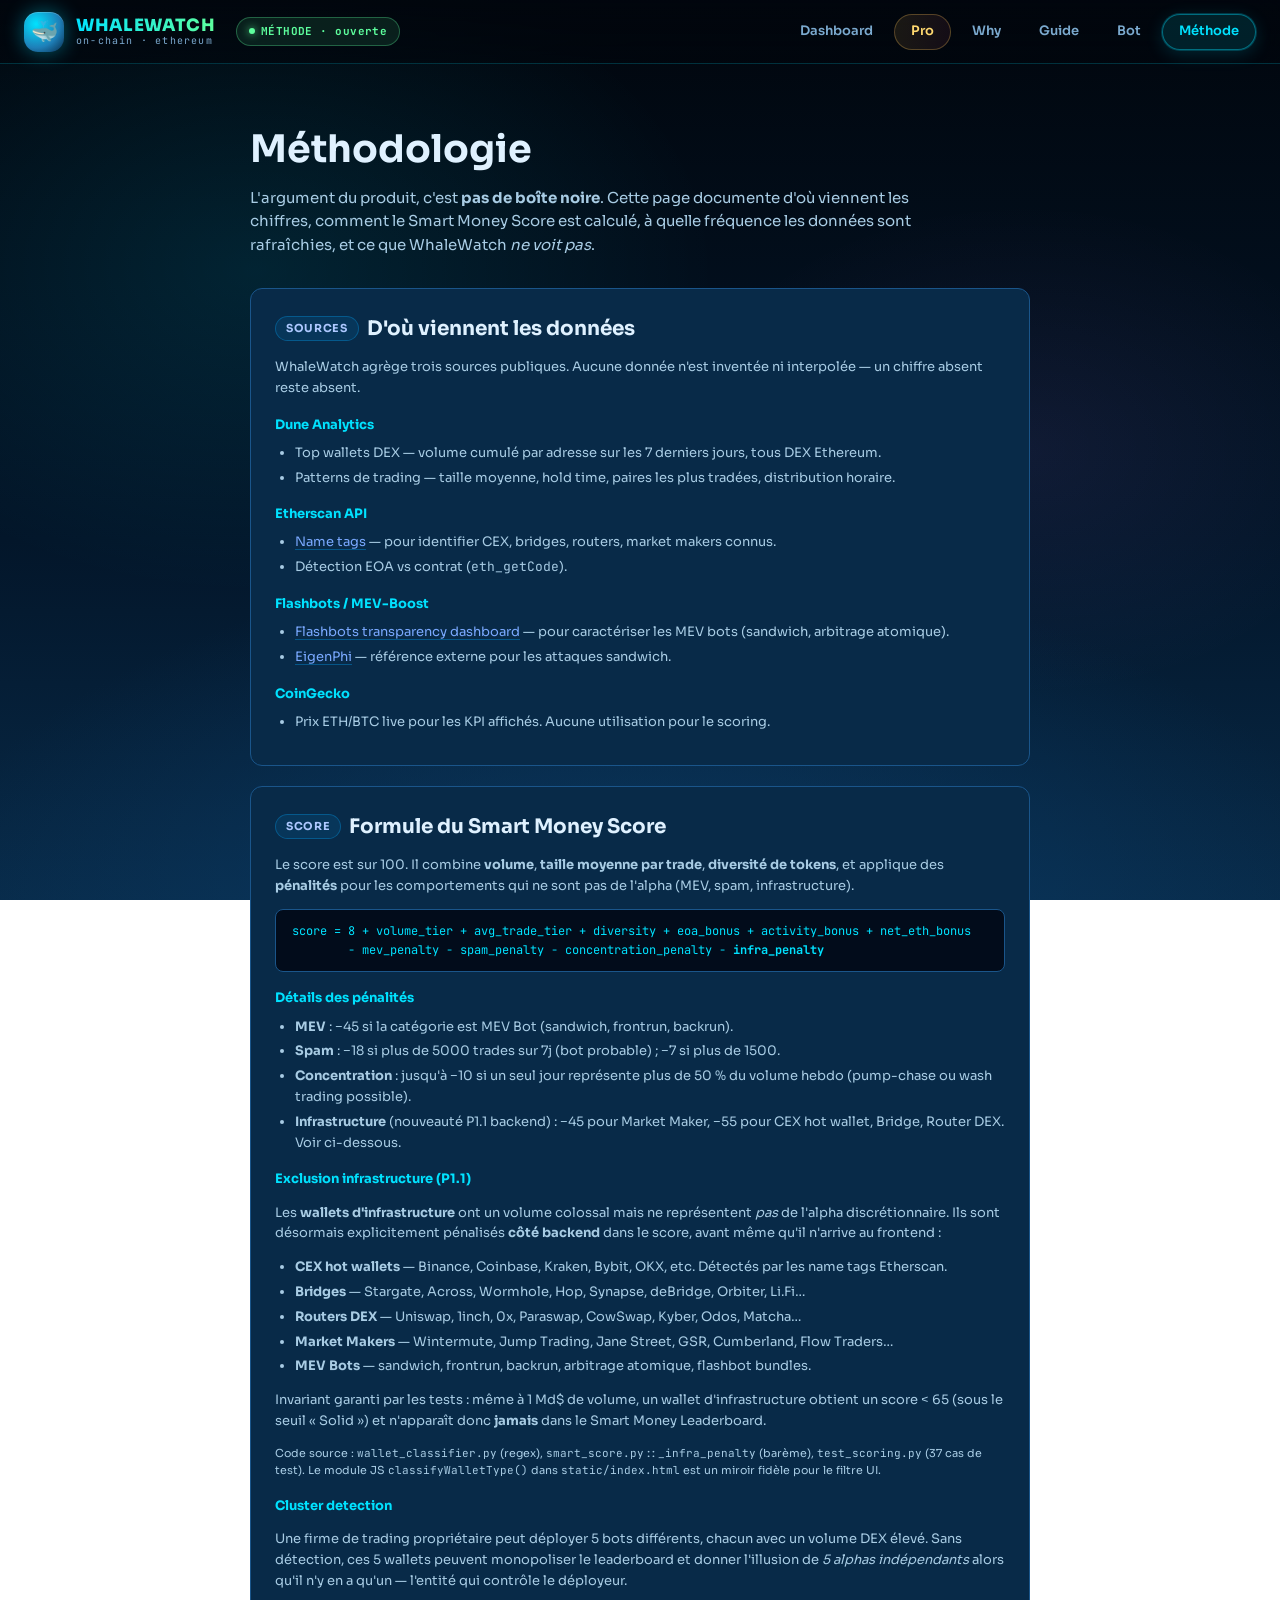
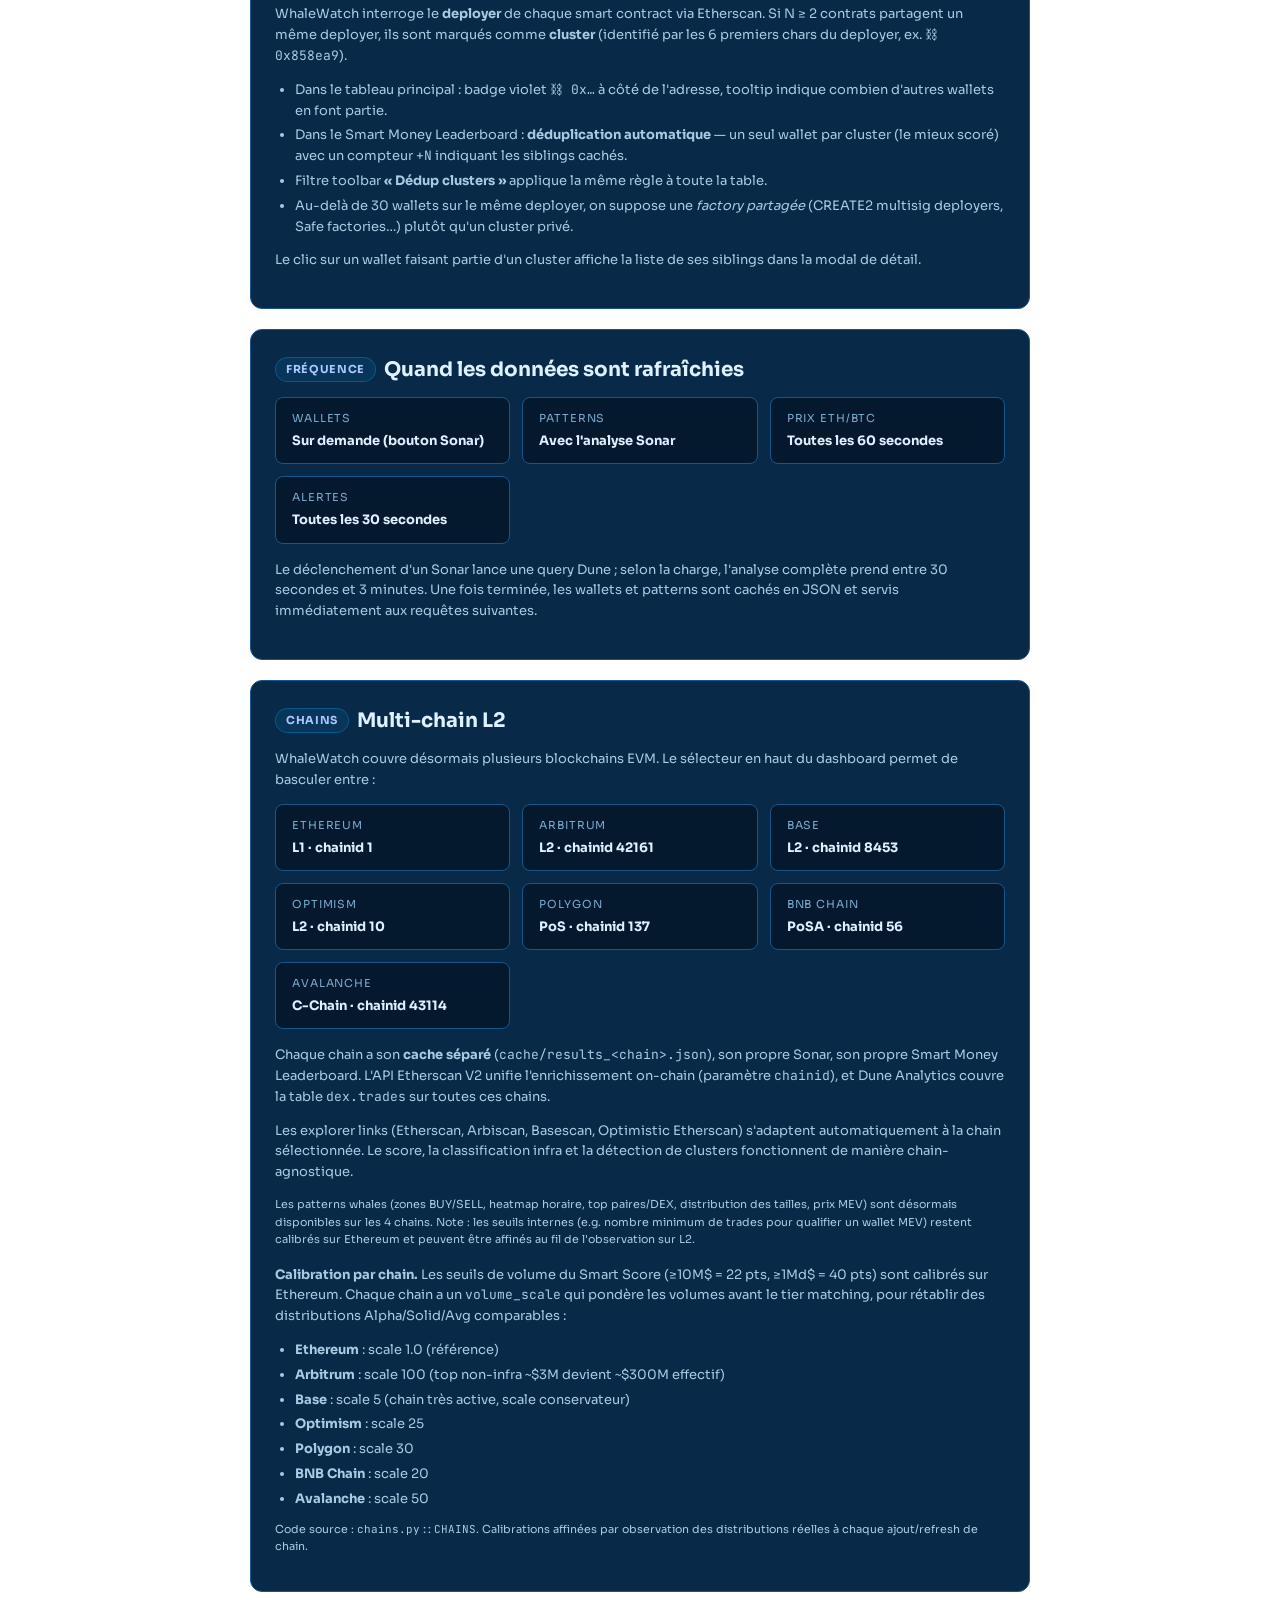
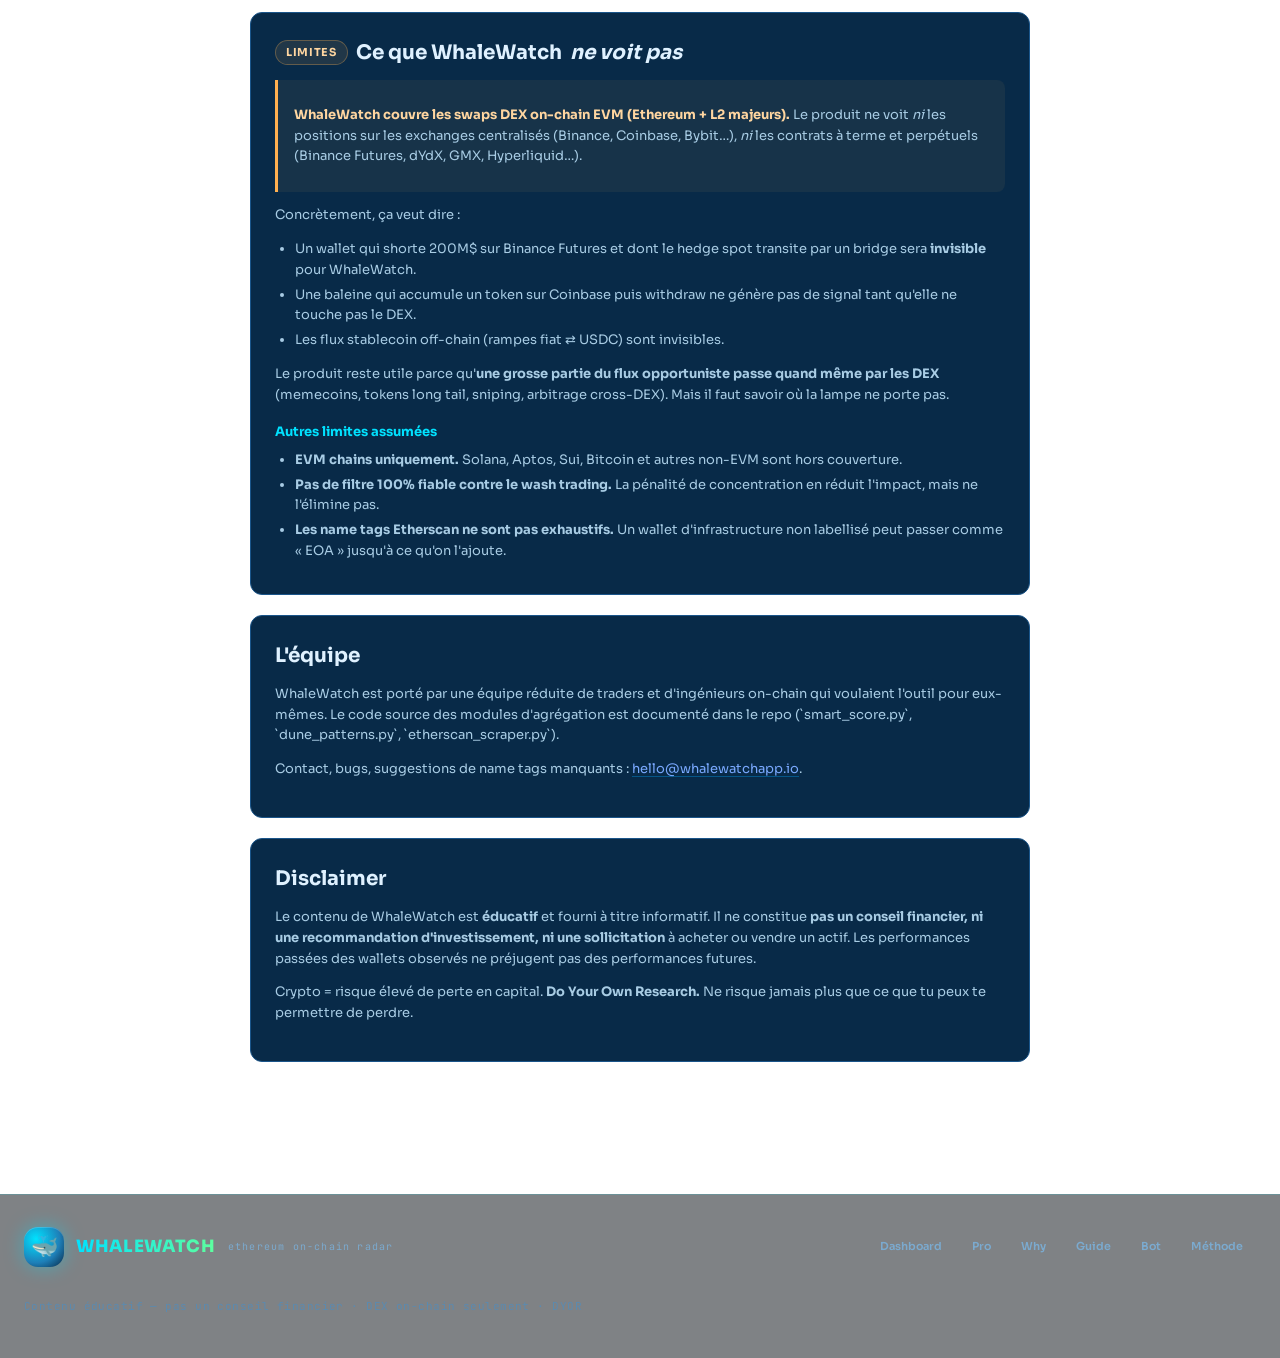
<file: static/methodology.html>
<!DOCTYPE html>
<html lang="fr">
<head>
  <meta charset="UTF-8" />
  <meta name="viewport" content="width=device-width, initial-scale=1.0" />
  <title>Méthodologie — WhaleWatch</title>
  <meta name="description" content="Comment WhaleWatch détecte les baleines Ethereum : sources de données (Dune, Etherscan, Flashbots), formule du Smart Money Score, fréquence de mise à jour, et limites assumées." />
  <meta name="theme-color" content="#020c1b" />
  <link rel="canonical" href="https://whalewatchapp.io/methodology" />
  <meta property="og:type" content="article" />
  <meta property="og:site_name" content="WhaleWatch" />
  <meta property="og:url" content="https://whalewatchapp.io/methodology" />
  <meta property="og:title" content="Méthodologie — WhaleWatch" />
  <meta property="og:description" content="Sources, score, fréquence, limites. La transparence est l'argument du produit." />
  <meta property="og:image" content="https://whalewatchapp.io/static/assets/og.jpg" />
  <meta property="og:image:width" content="1200" />
  <meta property="og:image:height" content="630" />
  <meta name="twitter:card" content="summary_large_image" />
  <meta name="twitter:title" content="Méthodologie — WhaleWatch" />
  <meta name="twitter:description" content="Sources, score, fréquence, limites." />
  <meta name="twitter:image" content="https://whalewatchapp.io/static/assets/og.jpg" />
  <link rel="preconnect" href="https://fonts.googleapis.com">
  <link href="https://fonts.googleapis.com/css2?family=Sora:wght@400;500;600;700;800&family=JetBrains+Mono:wght@400;500&display=swap" rel="stylesheet">
  <link rel="stylesheet" href="/static/assets/whale.css">
  <style>
    .methodology { max-width: 820px; margin: 0 auto; padding: var(--s-7) var(--s-5) var(--s-8); }
    .methodology h1 { font-size: clamp(28px, 4vw, 38px); line-height: 1.15; margin-bottom: var(--s-3); }
    .methodology .lead { color: var(--text-soft); font-size: var(--fs-lg); margin-bottom: var(--s-7); max-width: 64ch; line-height: 1.55; }
    .meth-section { background: var(--surface); border: 1px solid var(--border); border-radius: 12px; padding: var(--s-6); margin-bottom: var(--s-5); }
    .meth-section h2 { font-size: var(--fs-xl); margin: 0 0 var(--s-3); display: flex; align-items: center; gap: var(--s-2); }
    .meth-section h3 { font-size: var(--fs-md); margin: var(--s-4) 0 var(--s-2); color: var(--cyan); }
    .meth-section p, .meth-section li { color: var(--text-soft); line-height: 1.6; }
    .meth-section ul { padding-left: var(--s-5); margin: var(--s-2) 0; }
    .meth-section li + li { margin-top: 4px; }
    .meth-section a { color: var(--blue); text-decoration: underline; text-decoration-color: rgba(0,170,255,.35); text-underline-offset: 3px; }
    .meth-section a:hover { text-decoration-color: var(--blue); }
    .meth-pill { display: inline-flex; align-items: center; gap: 6px; padding: 3px 10px; border-radius: 999px; font-size: 11px; font-weight: 700; letter-spacing: .06em; text-transform: uppercase; border: 1px solid; }
    .meth-pill--source { background: rgba(0,170,255,.10); color: #adc8ff; border-color: rgba(0,170,255,.30); }
    .meth-pill--limit { background: rgba(255,176,80,.10); color: #ffd6a0; border-color: rgba(255,176,80,.30); }
    .meth-formula { background: #020c1b; border: 1px solid var(--border); border-radius: 8px; padding: var(--s-3) var(--s-4); font-family: 'JetBrains Mono', monospace; font-size: var(--fs-sm); color: var(--cyan); margin: var(--s-3) 0; }
    .meth-card-grid { display: grid; grid-template-columns: repeat(auto-fit, minmax(220px,1fr)); gap: var(--s-3); margin-top: var(--s-3); }
    .meth-card { background: rgba(2,12,27,.55); border: 1px solid var(--border); border-radius: 8px; padding: var(--s-3) var(--s-4); }
    .meth-card-label { font-size: 11px; color: var(--muted); text-transform: uppercase; letter-spacing: .08em; margin-bottom: 4px; }
    .meth-card-value { font-weight: 700; color: var(--text); font-size: var(--fs-md); }
    .meth-warn { background: rgba(255,176,80,.06); border-left: 3px solid #ffb050; padding: var(--s-3) var(--s-4); border-radius: 0 8px 8px 0; margin: var(--s-3) 0; }
    .meth-warn strong { color: #ffd6a0; }
  </style>
</head>
<body>
<!-- ═══ HEADER ═══════════════════════════════════════════════════════════════ -->
<header class="site-header">
  <div class="site-header-inner">
    <a href="/" class="brand">
      <span class="brand-mark" aria-hidden="true">🐳</span>
      <span class="brand-text">
        <span class="brand-name">WHALEWATCH</span>
        <span class="brand-sub">on-chain · ethereum</span>
      </span>
    </a>
    <span class="live-chip">MÉTHODE · ouverte</span>
    <nav class="nav" style="margin-left:auto" aria-label="Navigation principale">
      <a href="/"            class="nav-link">Dashboard</a>
      <a href="/pro/cockpit"    class="nav-link nav-link--pro">Pro</a>
      <a href="/why"         class="nav-link">Why</a>
      <a href="/guide"       class="nav-link">Guide</a>
      <a href="/bot"         class="nav-link">Bot</a>
      <a href="/methodology" class="nav-link is-active">Méthode</a>
    </nav>
  </div>
</header>
<div class="site-header-spacer"></div>

<main>
  <article class="methodology">
    <h1>Méthodologie</h1>
    <p class="lead">
      L'argument du produit, c'est <strong>pas de boîte noire</strong>. Cette page documente d'où viennent les chiffres, comment le Smart Money Score est calculé, à quelle fréquence les données sont rafraîchies, et ce que WhaleWatch <em>ne voit pas</em>.
    </p>

    <!-- ─── SOURCES ─── -->
    <section class="meth-section" id="sources">
      <h2><span class="meth-pill meth-pill--source">Sources</span> D'où viennent les données</h2>
      <p>
        WhaleWatch agrège trois sources publiques. Aucune donnée n'est inventée ni interpolée — un chiffre absent reste absent.
      </p>
      <h3>Dune Analytics</h3>
      <ul>
        <li>Top wallets DEX — volume cumulé par adresse sur les 7 derniers jours, tous DEX Ethereum.</li>
        <li>Patterns de trading — taille moyenne, hold time, paires les plus tradées, distribution horaire.</li>
      </ul>
      <h3>Etherscan API</h3>
      <ul>
        <li><a href="https://etherscan.io/labelcloud" target="_blank" rel="noopener">Name tags</a> — pour identifier CEX, bridges, routers, market makers connus.</li>
        <li>Détection EOA vs contrat (<code>eth_getCode</code>).</li>
      </ul>
      <h3>Flashbots / MEV-Boost</h3>
      <ul>
        <li><a href="https://transparency.flashbots.net/" target="_blank" rel="noopener">Flashbots transparency dashboard</a> — pour caractériser les MEV bots (sandwich, arbitrage atomique).</li>
        <li><a href="https://eigenphi.io/" target="_blank" rel="noopener">EigenPhi</a> — référence externe pour les attaques sandwich.</li>
      </ul>
      <h3>CoinGecko</h3>
      <ul>
        <li>Prix ETH/BTC live pour les KPI affichés. Aucune utilisation pour le scoring.</li>
      </ul>
    </section>

    <!-- ─── SMART SCORE ─── -->
    <section class="meth-section" id="score">
      <h2><span class="meth-pill meth-pill--source">Score</span> Formule du Smart Money Score</h2>
      <p>
        Le score est sur 100. Il combine <strong>volume</strong>, <strong>taille moyenne par trade</strong>, <strong>diversité de tokens</strong>, et applique des <strong>pénalités</strong> pour les comportements qui ne sont pas de l'alpha (MEV, spam, infrastructure).
      </p>
      <div class="meth-formula">
        score = 8 + volume_tier + avg_trade_tier + diversity + eoa_bonus + activity_bonus + net_eth_bonus<br>
        &nbsp;&nbsp;&nbsp;&nbsp;&nbsp;&nbsp;&nbsp;&nbsp;− mev_penalty − spam_penalty − concentration_penalty − <strong>infra_penalty</strong>
      </div>
      <h3>Détails des pénalités</h3>
      <ul>
        <li><strong>MEV</strong> : −45 si la catégorie est MEV Bot (sandwich, frontrun, backrun).</li>
        <li><strong>Spam</strong> : −18 si plus de 5000 trades sur 7j (bot probable) ; −7 si plus de 1500.</li>
        <li><strong>Concentration</strong> : jusqu'à −10 si un seul jour représente plus de 50 % du volume hebdo (pump-chase ou wash trading possible).</li>
        <li><strong>Infrastructure</strong> (nouveauté P1.1 backend) : −45 pour Market Maker, −55 pour CEX hot wallet, Bridge, Router DEX. Voir ci-dessous.</li>
      </ul>
      <h3>Exclusion infrastructure (P1.1)</h3>
      <p>
        Les <strong>wallets d'infrastructure</strong> ont un volume colossal mais ne représentent <em>pas</em> de l'alpha discrétionnaire. Ils sont désormais explicitement pénalisés <strong>côté backend</strong> dans le score, avant même qu'il n'arrive au frontend :
      </p>
      <ul>
        <li><strong>CEX hot wallets</strong> — Binance, Coinbase, Kraken, Bybit, OKX, etc. Détectés par les name tags Etherscan.</li>
        <li><strong>Bridges</strong> — Stargate, Across, Wormhole, Hop, Synapse, deBridge, Orbiter, Li.Fi…</li>
        <li><strong>Routers DEX</strong> — Uniswap, 1inch, 0x, Paraswap, CowSwap, Kyber, Odos, Matcha…</li>
        <li><strong>Market Makers</strong> — Wintermute, Jump Trading, Jane Street, GSR, Cumberland, Flow Traders…</li>
        <li><strong>MEV Bots</strong> — sandwich, frontrun, backrun, arbitrage atomique, flashbot bundles.</li>
      </ul>
      <p>
        Invariant garanti par les tests : même à 1 Md$ de volume, un wallet d'infrastructure obtient un score < 65 (sous le seuil « Solid ») et n'apparaît donc <strong>jamais</strong> dans le Smart Money Leaderboard.
      </p>
      <p class="fs-xs text-muted">
        Code source : <code>wallet_classifier.py</code> (regex), <code>smart_score.py::_infra_penalty</code> (barème), <code>test_scoring.py</code> (37 cas de test). Le module JS <code>classifyWalletType()</code> dans <code>static/index.html</code> est un miroir fidèle pour le filtre UI.
      </p>
      <h3>Cluster detection</h3>
      <p>
        Une firme de trading propriétaire peut déployer 5 bots différents, chacun avec un volume DEX élevé. Sans détection, ces 5 wallets peuvent monopoliser le leaderboard et donner l'illusion de <em>5 alphas indépendants</em> alors qu'il n'y en a qu'un — l'entité qui contrôle le déployeur.
      </p>
      <p>
        WhaleWatch interroge le <strong>deployer</strong> de chaque smart contract via Etherscan. Si N ≥ 2 contrats partagent un même deployer, ils sont marqués comme <strong>cluster</strong> (identifié par les 6 premiers chars du deployer, ex. <code>⛓ 0x858ea9</code>).
      </p>
      <ul>
        <li>Dans le tableau principal : badge violet <code>⛓ 0x…</code> à côté de l'adresse, tooltip indique combien d'autres wallets en font partie.</li>
        <li>Dans le Smart Money Leaderboard : <strong>déduplication automatique</strong> — un seul wallet par cluster (le mieux scoré) avec un compteur <code>+N</code> indiquant les siblings cachés.</li>
        <li>Filtre toolbar <strong>« Dédup clusters »</strong> applique la même règle à toute la table.</li>
        <li>Au-delà de 30 wallets sur le même deployer, on suppose une <em>factory partagée</em> (CREATE2 multisig deployers, Safe factories…) plutôt qu'un cluster privé.</li>
      </ul>
      <p>
        Le clic sur un wallet faisant partie d'un cluster affiche la liste de ses siblings dans la modal de détail.
      </p>
    </section>

    <!-- ─── FRÉQUENCE ─── -->
    <section class="meth-section" id="frequency">
      <h2><span class="meth-pill meth-pill--source">Fréquence</span> Quand les données sont rafraîchies</h2>
      <div class="meth-card-grid">
        <div class="meth-card">
          <div class="meth-card-label">Wallets</div>
          <div class="meth-card-value">Sur demande (bouton Sonar)</div>
        </div>
        <div class="meth-card">
          <div class="meth-card-label">Patterns</div>
          <div class="meth-card-value">Avec l'analyse Sonar</div>
        </div>
        <div class="meth-card">
          <div class="meth-card-label">Prix ETH/BTC</div>
          <div class="meth-card-value">Toutes les 60 secondes</div>
        </div>
        <div class="meth-card">
          <div class="meth-card-label">Alertes</div>
          <div class="meth-card-value">Toutes les 30 secondes</div>
        </div>
      </div>
      <p style="margin-top:var(--s-4)">
        Le déclenchement d'un Sonar lance une query Dune ; selon la charge, l'analyse complète prend entre 30 secondes et 3 minutes. Une fois terminée, les wallets et patterns sont cachés en JSON et servis immédiatement aux requêtes suivantes.
      </p>
    </section>

    <!-- ─── MULTI-CHAIN ─── -->
    <section class="meth-section" id="chains">
      <h2><span class="meth-pill meth-pill--source">Chains</span> Multi-chain L2</h2>
      <p>
        WhaleWatch couvre désormais plusieurs blockchains EVM. Le sélecteur en haut du dashboard permet de basculer entre :
      </p>
      <div class="meth-card-grid">
        <div class="meth-card"><div class="meth-card-label">Ethereum</div><div class="meth-card-value">L1 · chainid 1</div></div>
        <div class="meth-card"><div class="meth-card-label">Arbitrum</div><div class="meth-card-value">L2 · chainid 42161</div></div>
        <div class="meth-card"><div class="meth-card-label">Base</div><div class="meth-card-value">L2 · chainid 8453</div></div>
        <div class="meth-card"><div class="meth-card-label">Optimism</div><div class="meth-card-value">L2 · chainid 10</div></div>
        <div class="meth-card"><div class="meth-card-label">Polygon</div><div class="meth-card-value">PoS · chainid 137</div></div>
        <div class="meth-card"><div class="meth-card-label">BNB Chain</div><div class="meth-card-value">PoSA · chainid 56</div></div>
        <div class="meth-card"><div class="meth-card-label">Avalanche</div><div class="meth-card-value">C-Chain · chainid 43114</div></div>
      </div>
      <p style="margin-top:var(--s-4)">
        Chaque chain a son <strong>cache séparé</strong> (<code>cache/results_&lt;chain&gt;.json</code>), son propre Sonar, son propre Smart Money Leaderboard. L'API Etherscan V2 unifie l'enrichissement on-chain (paramètre <code>chainid</code>), et Dune Analytics couvre la table <code>dex.trades</code> sur toutes ces chains.
      </p>
      <p>
        Les explorer links (Etherscan, Arbiscan, Basescan, Optimistic Etherscan) s'adaptent automatiquement à la chain sélectionnée. Le score, la classification infra et la détection de clusters fonctionnent de manière chain-agnostique.
      </p>
      <p class="fs-xs text-muted">
        Les patterns whales (zones BUY/SELL, heatmap horaire, top paires/DEX, distribution des tailles, prix MEV) sont désormais disponibles sur les 4 chains. Note : les seuils internes (e.g. nombre minimum de trades pour qualifier un wallet MEV) restent calibrés sur Ethereum et peuvent être affinés au fil de l'observation sur L2.
      </p>
      <p style="margin-top:var(--s-4)">
        <strong>Calibration par chain.</strong> Les seuils de volume du Smart Score (≥10M$ = 22 pts, ≥1Md$ = 40 pts) sont calibrés sur Ethereum. Chaque chain a un <code>volume_scale</code> qui pondère les volumes avant le tier matching, pour rétablir des distributions Alpha/Solid/Avg comparables :
      </p>
      <ul>
        <li><strong>Ethereum</strong> : scale 1.0 (référence)</li>
        <li><strong>Arbitrum</strong> : scale 100 (top non-infra ~$3M devient ~$300M effectif)</li>
        <li><strong>Base</strong> : scale 5 (chain très active, scale conservateur)</li>
        <li><strong>Optimism</strong> : scale 25</li>
        <li><strong>Polygon</strong> : scale 30</li>
        <li><strong>BNB Chain</strong> : scale 20</li>
        <li><strong>Avalanche</strong> : scale 50</li>
      </ul>
      <p class="fs-xs text-muted">
        Code source : <code>chains.py::CHAINS</code>. Calibrations affinées par observation des distributions réelles à chaque ajout/refresh de chain.
      </p>
    </section>

    <!-- ─── LIMITES (P1.5) ─── -->
    <section class="meth-section" id="limits">
      <h2><span class="meth-pill meth-pill--limit">Limites</span> Ce que WhaleWatch <em>ne voit pas</em></h2>
      <div class="meth-warn">
        <p><strong>WhaleWatch couvre les swaps DEX on-chain EVM (Ethereum + L2 majeurs).</strong> Le produit ne voit <em>ni</em> les positions sur les exchanges centralisés (Binance, Coinbase, Bybit…), <em>ni</em> les contrats à terme et perpétuels (Binance Futures, dYdX, GMX, Hyperliquid…).</p>
      </div>
      <p>
        Concrètement, ça veut dire :
      </p>
      <ul>
        <li>Un wallet qui shorte 200M$ sur Binance Futures et dont le hedge spot transite par un bridge sera <strong>invisible</strong> pour WhaleWatch.</li>
        <li>Une baleine qui accumule un token sur Coinbase puis withdraw ne génère pas de signal tant qu'elle ne touche pas le DEX.</li>
        <li>Les flux stablecoin off-chain (rampes fiat ⇄ USDC) sont invisibles.</li>
      </ul>
      <p>
        Le produit reste utile parce qu'<strong>une grosse partie du flux opportuniste passe quand même par les DEX</strong> (memecoins, tokens long tail, sniping, arbitrage cross-DEX). Mais il faut savoir où la lampe ne porte pas.
      </p>
      <h3>Autres limites assumées</h3>
      <ul>
        <li><strong>EVM chains uniquement.</strong> Solana, Aptos, Sui, Bitcoin et autres non-EVM sont hors couverture.</li>
        <li><strong>Pas de filtre 100% fiable contre le wash trading.</strong> La pénalité de concentration en réduit l'impact, mais ne l'élimine pas.</li>
        <li><strong>Les name tags Etherscan ne sont pas exhaustifs.</strong> Un wallet d'infrastructure non labellisé peut passer comme « EOA » jusqu'à ce qu'on l'ajoute.</li>
      </ul>
    </section>

    <!-- ─── ÉQUIPE ─── -->
    <section class="meth-section" id="about">
      <h2>L'équipe</h2>
      <p>
        WhaleWatch est porté par une équipe réduite de traders et d'ingénieurs on-chain qui voulaient l'outil pour eux-mêmes. Le code source des modules d'agrégation est documenté dans le repo (`smart_score.py`, `dune_patterns.py`, `etherscan_scraper.py`).
      </p>
      <p>
        Contact, bugs, suggestions de name tags manquants : <a href="mailto:hello@whalewatchapp.io">hello@whalewatchapp.io</a>.
      </p>
    </section>

    <!-- ─── DISCLAIMER ─── -->
    <section class="meth-section" id="disclaimer">
      <h2>Disclaimer</h2>
      <p>
        Le contenu de WhaleWatch est <strong>éducatif</strong> et fourni à titre informatif. Il ne constitue <strong>pas un conseil financier, ni une recommandation d'investissement, ni une sollicitation</strong> à acheter ou vendre un actif. Les performances passées des wallets observés ne préjugent pas des performances futures.
      </p>
      <p>
        Crypto = risque élevé de perte en capital. <strong>Do Your Own Research.</strong> Ne risque jamais plus que ce que tu peux te permettre de perdre.
      </p>
    </section>
  </article>
</main>

<!-- ═══ FOOTER ═══════════════════════════════════════════════════════════════ -->
<footer class="site-footer">
  <div class="site-footer-inner">
    <a href="/" class="brand">
      <span class="brand-mark" aria-hidden="true">🐳</span>
      <span class="brand-name">WHALEWATCH</span>
      <span class="brand-sub">Ethereum On-Chain Radar</span>
    </a>
    <nav class="nav">
      <a href="/"            class="nav-link">Dashboard</a>
      <a href="/pro/cockpit"    class="nav-link">Pro</a>
      <a href="/why"         class="nav-link">Why</a>
      <a href="/guide"       class="nav-link">Guide</a>
      <a href="/bot"         class="nav-link">Bot</a>
      <a href="/methodology" class="nav-link">Méthode</a>
    </nav>
    <p class="site-footer-tag">Contenu éducatif — pas un conseil financier · DEX on-chain seulement · DYOR</p>
  </div>
</footer>
</body>
</html>
</file>
<file: static/assets/whale.css>
/* ════════════════════════════════════════════════════════════════════════
   WhaleWatch — Aquarium Design System
   ──────────────────────────────────────────────────────────────────────
   Immersive ocean theme: deep gradients, animated rays, bubbles,
   gradient borders, KPI numbers with text-gradient, whale emojis as
   brand glyphs. Used across index / guide / bot / why pages.
═══════════════════════════════════════════════════════════════════════ */

:root{
  /* Surfaces — Aquarium deep */
  --deep:      #01060d;
  --mid:       #03162a;
  --surface:   #082a48;
  --surface-2: #0e3e64;
  --border:    #1a558a;
  --border-2:  #2674b5;

  /* Text */
  --text:      #dff1ff;
  --text-soft: #a8cce4;
  --muted:     #7baacf;
  --muted-2:   #5c8aaf;
  --dim:       #4e7a9e;

  /* Brand palette (luminous) */
  --aqua:      #00e2ff;
  --bio:       #5eff9e;
  --coral:     #ff7a9c;
  --orchid:    #c47dff;
  --gold:      #ffd970;
  --indigo:    #7aa9ff;

  /* Category aliases */
  --cyan: var(--aqua);
  --green: var(--bio);
  --blue: var(--indigo);
  --c-mev: var(--coral);
  --c-dex: var(--indigo);
  --c-mm:  var(--orchid);
  --c-sc:  var(--gold);
  --c-unk: var(--muted-2);

  /* Type */
  --fs-xs: 11px;
  --fs-sm: 12px;
  --fs-md: 13px;
  --fs-lg: 15px;
  --fs-xl: 20px;
  --fs-2xl: 28px;
  --fs-3xl: 40px;
  --lh-tight: 1.25;
  --lh-normal: 1.55;
  --lh-loose: 1.75;

  /* Spacing 4/8 scale */
  --s-1:4px; --s-2:8px; --s-3:12px; --s-4:16px; --s-5:20px;
  --s-6:24px; --s-7:32px; --s-8:48px; --s-9:64px; --s-10:96px;

  --radius-sm: 8px;
  --radius-md: 14px;
  --radius-lg: 18px;
  --radius-xl: 24px;

  --t-fast: 140ms;
  --t-med:  220ms;
  --t-slow: 320ms;
  --ease:   cubic-bezier(.22,.6,.36,1);

  --z-nav: 40; --z-header: 50; --z-toast: 90; --z-modal: 100;
  --header-h: 64px;
}

/* ── Reset ──────────────────────────────────────────────────────────── */
*,*::before,*::after{box-sizing:border-box}
html,body{margin:0;padding:0}

html {
  background:
    radial-gradient(ellipse 100% 80% at 50% 110%, #0a3a64 0%, transparent 60%),
    radial-gradient(ellipse 60% 60% at 20% 30%, rgba(0,226,255,.10) 0%, transparent 60%),
    radial-gradient(ellipse 50% 50% at 80% 50%, rgba(196,125,255,.07) 0%, transparent 55%),
    linear-gradient(180deg, #01060d 0%, #03162a 60%, #082a48 100%);
  background-attachment: fixed;
  min-height: 100vh;
}
body{
  background: transparent;
  color: var(--text);
  font-family: 'Sora', system-ui, -apple-system, 'Segoe UI', sans-serif;
  font-size: var(--fs-md);
  line-height: var(--lh-normal);
  min-height: 100vh;
  -webkit-font-smoothing: antialiased;
}
/* Clip overflow on a wrapper, not body, to avoid breaking fixed/screenshot */
.bubbles { overflow: hidden; }

/* Animated caustic rays — global ocean light */
.ocean-rays{
  position: fixed; top: -60%; left: -50%;
  width: 200%; height: 220%;
  background: conic-gradient(
    from 0deg at 50% 0%,
    transparent 0deg, rgba(0,226,255,.030) 8deg, transparent 16deg,
    transparent 90deg, rgba(94,255,158,.025) 98deg, transparent 106deg,
    transparent 180deg, rgba(196,125,255,.025) 188deg, transparent 196deg,
    transparent 270deg
  );
  animation: ocean-rays 90s linear infinite;
  pointer-events: none; z-index: 0; transform-origin: 50% 0%;
}
@keyframes ocean-rays { to { transform: rotate(360deg); } }

/* Bubbles layer */
.bubbles { position: fixed; inset: 0; pointer-events: none; z-index: 0; overflow: hidden; }
.bubble{
  position: absolute; border-radius: 50%;
  border: 1px solid rgba(0,226,255,.22);
  background: radial-gradient(circle at 35% 35%, rgba(0,226,255,.14), transparent 60%);
  animation: bubble-rise linear infinite;
}
@keyframes bubble-rise {
  0%   { transform: translateY(0) translateX(0); opacity: 0; }
  10%  { opacity: .75; }
  90%  { opacity: .2; }
  100% { transform: translateY(-110vh) translateX(var(--d, 12px)); opacity: 0; }
}

code, .mono, .tabular-nums {
  font-family: 'JetBrains Mono', 'Fira Code', ui-monospace, monospace;
}
.tabular-nums { font-variant-numeric: tabular-nums; }

a { color: inherit; text-decoration: none; }
button { font: inherit; cursor: pointer; background: none; border: none; color: inherit; }

*:focus-visible{
  outline: 2px solid var(--aqua);
  outline-offset: 2px; border-radius: 4px;
}

::-webkit-scrollbar { width: 8px; height: 8px; }
::-webkit-scrollbar-track { background: transparent; }
::-webkit-scrollbar-thumb { background: var(--border); border-radius: 4px; }
::-webkit-scrollbar-thumb:hover { background: var(--border-2); }

@media (prefers-reduced-motion: reduce) {
  *, *::before, *::after { animation-duration: .01ms !important; transition-duration: .01ms !important; }
  .ocean-rays { display: none; }
  .bubble { display: none; }
}

main { position: relative; z-index: 1; }

/* ── Layout primitives ──────────────────────────────────────────────── */
.container { max-width: 1400px; margin: 0 auto; padding: 0 var(--s-6); }
.container-prose { max-width: 1100px; margin: 0 auto; padding: 0 var(--s-6); }

/* ── Crypto ticker — strip mince sous header (24px, sans pills) ────── */
.crypto-ticker {
  position: sticky; top: var(--header-h); z-index: calc(var(--z-header) - 1);
  height: 24px;
  background: rgba(1,6,13,.82);
  border-bottom: 1px solid rgba(0,226,255,.12);
  overflow: hidden;
  backdrop-filter: blur(10px); -webkit-backdrop-filter: blur(10px);
  white-space: nowrap;
  display: flex; align-items: center;
}
.crypto-ticker-track {
  display: inline-flex; align-items: center; gap: 24px;
  animation: ticker-scroll 80s linear infinite;
  height: 100%;
}
.crypto-ticker:hover .crypto-ticker-track { animation-play-state: paused; }
@keyframes ticker-scroll { from { transform: translateX(0); } to { transform: translateX(-50%); } }
.ct-item {
  display: inline-flex; align-items: center; gap: 5px;
  padding: 0; background: none; border: none; border-radius: 0;
  font-family: var(--font-mono); font-size: 11px; font-weight: 500;
  color: var(--text-soft); text-decoration: none;
  transition: opacity .15s ease; flex-shrink: 0;
  height: 100%;
}
.ct-item:hover { opacity: .75; }
.ct-rank   { color: var(--muted-2); font-size: 9px; font-weight: 600; opacity: .6; }
.ct-logo   { width: 14px; height: 14px; border-radius: 50%; background: #0a1929; flex-shrink: 0; }
.ct-sym    { color: var(--text); font-weight: 700; letter-spacing: .02em; }
.ct-price  { color: var(--text-soft); font-weight: 500; }
.ct-delta  { font-weight: 700; font-size: 10px; }
.ct-delta.up   { color: var(--green); }
.ct-delta.down { color: var(--coral); }
.ct-loading { color: var(--muted); font-size: 11px; padding: 0 16px; }

/* Pas de spacer additionnel : le ticker est en flux normal après le spacer header */

/* ── Alertes temps réel (Dashboard) ────────────────────────────────── */
.alert-feed { display: flex; flex-direction: column; gap: 8px; max-height: 540px; overflow-y: auto; padding-right: 4px; }
.alert-item {
  display: flex; gap: var(--s-3); align-items: flex-start;
  padding: 10px var(--s-3);
  border-radius: 8px;
  border: 1px solid var(--border);
  border-left: 3px solid var(--c-accent, var(--aqua));
  background: var(--bg-soft);
  animation: alert-slide-in .35s ease;
  transition: background .15s, transform .15s;
}
@keyframes alert-slide-in { from { opacity: 0; transform: translateX(-6px); } to { opacity: 1; transform: translateX(0); } }
.alert-item[onclick] { cursor: pointer; }
.alert-item[onclick]:hover { background: rgba(255,255,255,.02); transform: translateX(2px); }
.alert-item--whale { --c-accent: var(--aqua); }
.alert-item--smart { --c-accent: var(--gold); }
.alert-item--mev   { --c-accent: var(--coral); }
.alert-item--new   { --c-accent: var(--green); }
.alert-icon {
  width: 28px; height: 28px; border-radius: 6px;
  display: grid; place-items: center;
  background: color-mix(in srgb, var(--c-accent) 14%, transparent);
  color: var(--c-accent);
  flex-shrink: 0;
}
.alert-body { flex: 1; min-width: 0; }
.alert-title { color: var(--text); font-weight: 600; font-size: var(--fs-sm); display: flex; align-items: center; gap: 6px; }
.alert-detail { color: var(--muted); font-size: var(--fs-xs); margin-top: 2px; }
.alert-time { color: var(--muted-2); font-size: 10px; font-family: var(--font-mono); flex-shrink: 0; align-self: flex-start; padding-top: 2px; }
.alert-sev-dot { width: 6px; height: 6px; border-radius: 50%; background: var(--coral); box-shadow: 0 0 6px var(--coral); }
.alert-item--new-flash { animation: alert-slide-in .35s ease, alert-flash 1.6s ease 1; }
@keyframes alert-flash { 0% { box-shadow: 0 0 0 0 rgba(255,198,87,.55); } 100% { box-shadow: 0 0 0 8px rgba(255,198,87,0); } }

/* ── Cross-document view transitions (header stays put on Chrome 126+) ─ */
@view-transition { navigation: auto; }

/* ── Freshness chip (Trading Zones data age) ───────────────────────── */
.freshness-chip {
  display: inline-flex; align-items: center; gap: 4px;
  margin-left: var(--s-2);
  padding: 2px 8px; border-radius: 999px;
  font-size: 10.5px; font-weight: 600; font-family: var(--font-mono);
  letter-spacing: .02em; line-height: 1;
  background: rgba(46,212,168,.10); color: var(--green);
  border: 1px solid rgba(46,212,168,.30);
  white-space: nowrap;
}
.freshness-chip.is-warn  { background: rgba(255,198,87,.10); color: var(--c-sc); border-color: rgba(255,198,87,.30); }
.freshness-chip.is-stale { background: rgba(232,77,109,.10); color: var(--c-pn); border-color: rgba(232,77,109,.35); animation: stale-pulse 2.4s ease-in-out infinite; }
@keyframes stale-pulse { 0%,100%{opacity:1} 50%{opacity:.6} }

/* Carte zones en mode données obsolètes : prix et bandes grisés */
#zones-card.is-stale-data .zone-card,
#zones-card.is-stale-data #price-ladder,
#zones-card.is-stale-data #zones-current { filter: grayscale(.55) opacity(.65); }
#zones-card.is-stale-data #zones-reco {
  background: rgba(232,77,109,.08);
  border-color: rgba(232,77,109,.30);
}

/* ── Header ─────────────────────────────────────────────────────────── */
.site-header{
  position: fixed; top: 0; left: 0; right: 0;
  height: var(--header-h);
  background: linear-gradient(180deg, rgba(1,6,13,.85), rgba(1,6,13,.60));
  backdrop-filter: blur(16px); -webkit-backdrop-filter: blur(16px);
  border-bottom: 1px solid rgba(0,226,255,.20);
  z-index: var(--z-header);
  /* Soft transition d'opacité du main pendant soft-nav */
  view-transition-name: site-header;
}
main { view-transition-name: page-main; transition: opacity .18s ease; }
.site-header-inner{
  height: 100%;
  max-width: 1400px; margin: 0 auto;
  padding: 0 var(--s-6);
  display: flex; align-items: center; gap: var(--s-5);
}
.site-header-spacer { height: var(--header-h); }

.brand{ display: inline-flex; align-items: center; gap: var(--s-3); }
.brand-mark{
  width: 40px; height: 40px;
  border-radius: var(--radius-md);
  display: grid; place-items: center;
  background: radial-gradient(circle at 30% 30%, #00e2ff 0%, #1e7fb8 60%, #082a48 100%);
  box-shadow: 0 0 20px rgba(0,226,255,.40), inset 0 1px 0 rgba(255,255,255,.18);
  font-size: 22px; line-height: 1;
  animation: whale-bob 4.5s ease-in-out infinite;
}
@keyframes whale-bob {
  0%,100% { transform: translateY(0) rotate(-2deg); }
  50%     { transform: translateY(-2px) rotate(2deg); }
}
.brand-text { display: flex; flex-direction: column; line-height: 1.1; }
.brand-name{
  font-size: 17px;
  font-weight: 800;
  color: #fff;
  letter-spacing: .04em;
  background: linear-gradient(90deg, var(--aqua), var(--bio));
  -webkit-background-clip: text; background-clip: text;
  -webkit-text-fill-color: transparent;
}
.brand-sub{
  font-family: 'JetBrains Mono', monospace;
  font-size: 10px;
  color: var(--muted);
  letter-spacing: .12em;
  text-transform: lowercase;
}

.live-chip{
  display: inline-flex; align-items: center; gap: 6px;
  padding: 5px 12px;
  border-radius: 999px;
  font-family: 'JetBrains Mono', monospace;
  font-size: 11px; font-weight: 700;
  background: rgba(94,255,158,.10);
  color: var(--bio);
  border: 1px solid rgba(94,255,158,.30);
  letter-spacing: .04em;
}
.live-chip::before{
  content: ''; width: 6px; height: 6px; border-radius: 50%;
  background: var(--bio);
  box-shadow: 0 0 8px var(--bio);
  animation: live-pulse 1.6s ease-in-out infinite;
}
.live-dot{
  display: inline-block; width: 7px; height: 7px;
  border-radius: 50%;
  background: var(--bio);
  box-shadow: 0 0 0 0 rgba(94,255,158,.65);
  animation: live-pulse 1.8s ease-in-out infinite;
  vertical-align: middle;
}
@keyframes live-pulse {
  0%,100% { box-shadow: 0 0 0 0 rgba(94,255,158,.6); }
  50%     { box-shadow: 0 0 0 8px rgba(94,255,158,0); }
}

.nav { display: flex; align-items: center; gap: var(--s-1); }
.nav-link{
  display: inline-flex; align-items: center; gap: var(--s-2);
  height: 36px; padding: 0 var(--s-4);
  border-radius: 999px;
  font-size: var(--fs-md);
  font-weight: 600;
  color: var(--muted);
  border: 1px solid transparent;
  transition: background var(--t-fast) var(--ease), color var(--t-fast) var(--ease), border-color var(--t-fast) var(--ease);
}
.nav-link:hover { color: var(--text); background: rgba(0,226,255,.07); }
.nav-link.is-active{
  color: var(--aqua);
  background: rgba(0,226,255,.12);
  border-color: rgba(0,226,255,.40);
  box-shadow: 0 0 0 1px rgba(0,226,255,.20), 0 4px 18px rgba(0,226,255,.16);
}
.nav-link svg { width: 14px; height: 14px; }

/* Pro link : highlight or/rose distinctif, partagé entre toutes les pages */
.nav-link--pro {
  position: relative;
  background: linear-gradient(90deg, rgba(255,198,87,.10), rgba(255,107,135,.08));
  border: 1px solid rgba(255,198,87,.28);
  color: var(--c-sc) !important;
}
.nav-link--pro:hover {
  background: linear-gradient(90deg, rgba(255,198,87,.18), rgba(255,107,135,.14));
}
.nav-link--pro.is-active {
  background: linear-gradient(90deg, rgba(255,198,87,.22), rgba(255,107,135,.16));
  border-color: rgba(255,198,87,.55);
  box-shadow: 0 0 0 1px rgba(255,198,87,.25), 0 4px 18px rgba(255,198,87,.18);
}

/* Pro sub-nav : sidebar à gauche sur desktop, horizontal sur mobile */
.pro-subnav {
  display: flex; gap: var(--s-2); flex-wrap: wrap;
  padding: var(--s-3);
  background: rgba(8,42,72,.40);
  border: 1px solid var(--border);
  border-radius: var(--radius-md);
  margin-bottom: var(--s-5);
}
/* Desktop : sub-nav devient sidebar gauche sticky, le reste en colonne droite */
@media (min-width: 900px) {
  main:has(> .pro-subnav) {
    display: grid;
    grid-template-columns: 200px 1fr;
    column-gap: var(--s-5);
    align-items: start;
  }
  /* Par défaut tout va dans la colonne droite */
  main:has(> .pro-subnav) > * { grid-column: 2; }
  /* Sub-nav reste col 1, sticky, vertical */
  main:has(> .pro-subnav) > .pro-subnav {
    grid-column: 1; grid-row: 2 / 999;
    position: sticky; top: calc(var(--header-h) + var(--s-4));
    flex-direction: column; align-items: stretch;
    margin-bottom: 0;
  }
  /* Hero/titres span full width au-dessus du grid */
  main:has(> .pro-subnav) > .sig-hero,
  main:has(> .pro-subnav) > .gp-hero,
  main:has(> .pro-subnav) > .wl-hero,
  main:has(> .pro-subnav) > .bt-hero { grid-column: 1 / -1; }
  /* Links left-aligned en sidebar */
  main:has(> .pro-subnav) > .pro-subnav .pro-subnav-link {
    text-align: left; justify-content: flex-start;
  }
}
.pro-subnav-link {
  padding: 8px 14px;
  border-radius: var(--radius-sm);
  font-size: var(--fs-sm);
  font-weight: 600;
  color: var(--muted);
  text-decoration: none;
  border: 1px solid transparent;
  transition: all .18s ease;
}
.pro-subnav-link:hover {
  color: var(--text);
  background: rgba(0,226,255,.06);
  border-color: rgba(0,226,255,.18);
}
.pro-subnav-link.is-active {
  color: var(--c-sc);
  background: linear-gradient(90deg, rgba(255,198,87,.14), rgba(255,107,135,.10));
  border-color: rgba(255,198,87,.40);
  box-shadow: 0 0 0 1px rgba(255,198,87,.18);
}

.header-prices{
  display: flex; align-items: center; gap: var(--s-3);
  font-family: 'JetBrains Mono', monospace;
  font-size: var(--fs-sm);
}
.header-prices .lbl { color: var(--muted); font-weight: 500; margin-right: 2px; }
.header-prices .val { color: var(--text); font-weight: 700; }
.header-prices .updated { color: var(--muted-2); font-size: var(--fs-xs); }

/* ── Buttons ────────────────────────────────────────────────────────── */
.btn{
  display: inline-flex; align-items: center; justify-content: center; gap: var(--s-2);
  height: 38px; padding: 0 var(--s-5);
  border-radius: 999px;
  font-size: var(--fs-md); font-weight: 700;
  white-space: nowrap;
  transition: filter var(--t-fast) var(--ease), box-shadow var(--t-fast) var(--ease), transform var(--t-fast) var(--ease);
}
.btn[disabled] { opacity: .5; cursor: not-allowed; }
.btn svg { width: 14px; height: 14px; }

.btn-primary{
  background: linear-gradient(135deg, var(--aqua), var(--bio));
  color: #01060d;
  box-shadow: 0 0 22px rgba(0,226,255,.32), inset 0 1px 0 rgba(255,255,255,.22);
  border: none;
}
.btn-primary:hover:not([disabled]) { filter: brightness(1.08) saturate(1.05); }
.btn-primary:active:not([disabled]) { transform: translateY(1px); }

.btn-ghost{
  background: rgba(0,226,255,.06);
  border: 1px solid rgba(0,226,255,.25);
  color: var(--text-soft);
}
.btn-ghost:hover:not([disabled]){
  background: rgba(0,226,255,.14);
  border-color: rgba(0,226,255,.50);
  color: var(--text);
}

.btn-sm { height: 30px; padding: 0 var(--s-3); font-size: var(--fs-xs); }
.btn-lg { height: 44px; padding: 0 var(--s-6); font-size: var(--fs-md); }

.icon-btn{
  display: inline-flex; align-items: center; justify-content: center;
  width: 30px; height: 30px;
  border-radius: 8px;
  color: var(--muted);
  background: transparent; border: 1px solid transparent;
  transition: background var(--t-fast) var(--ease), color var(--t-fast) var(--ease);
}
.icon-btn:hover { background: rgba(0,226,255,.10); color: var(--aqua); }
.icon-btn svg { width: 14px; height: 14px; }

/* ── Cards ──────────────────────────────────────────────────────────── */
.card{
  background: linear-gradient(180deg, rgba(8,42,72,.65), rgba(3,22,42,.40));
  border: 1px solid rgba(255,255,255,.06);
  border-radius: var(--radius-xl);
  backdrop-filter: blur(6px);
  position: relative;
}
.card::before{
  content: ''; position: absolute; inset: -1px;
  border-radius: var(--radius-xl);
  padding: 1px;
  background: linear-gradient(135deg, rgba(0,226,255,.30) 0%, transparent 50%, rgba(94,255,158,.15) 100%);
  -webkit-mask: linear-gradient(#fff 0 0) content-box, linear-gradient(#fff 0 0);
  -webkit-mask-composite: xor; mask-composite: exclude;
  pointer-events: none; opacity: .65;
}
.card-pad     { padding: var(--s-6); }
.card-pad-lg  { padding: var(--s-7); }

.card-header{
  display: flex; align-items: center; justify-content: space-between;
  gap: var(--s-3); padding: var(--s-4) var(--s-6);
  border-bottom: 1px solid rgba(255,255,255,.06);
}
.card-title{
  font-size: var(--fs-lg); font-weight: 700; color: #fff;
  display: inline-flex; align-items: center; gap: var(--s-2);
  margin: 0;
}
.card-title > svg { width: 18px; height: 18px; flex-shrink: 0; color: var(--aqua); }
.card-title .emoji { font-size: 20px; line-height: 1; flex-shrink: 0; }
.card-meta{
  font-family: 'JetBrains Mono', monospace;
  font-size: var(--fs-xs); color: var(--muted);
}

/* ── Hero strip (signature across pages) ────────────────────────────── */
.hero-strip{
  display: grid;
  grid-template-columns: 1fr auto;
  align-items: center; gap: var(--s-7);
  padding: var(--s-6) var(--s-7);
  margin-bottom: var(--s-7);
  background: linear-gradient(135deg, rgba(8,42,72,.65), rgba(14,62,100,.35));
  border: 1px solid rgba(0,226,255,.22);
  border-radius: var(--radius-xl);
  position: relative; overflow: hidden;
  backdrop-filter: blur(8px);
}
.hero-strip::before{
  content: ''; position: absolute; inset: -1px;
  border-radius: var(--radius-xl);
  padding: 1px;
  background: linear-gradient(135deg, rgba(0,226,255,.55), transparent 50%, rgba(94,255,158,.30));
  -webkit-mask: linear-gradient(#fff 0 0) content-box, linear-gradient(#fff 0 0);
  -webkit-mask-composite: xor; mask-composite: exclude;
  pointer-events: none;
}
.hero-strip-title{
  font-size: clamp(22px, 3.2vw, 30px);
  font-weight: 800; color: #fff;
  line-height: 1.1; letter-spacing: -.015em;
  margin: 0 0 var(--s-2);
}
.hero-strip-title .accent{
  background: linear-gradient(90deg, var(--aqua), var(--bio));
  -webkit-background-clip: text; background-clip: text;
  -webkit-text-fill-color: transparent;
}
.hero-strip-sub{
  font-size: var(--fs-lg);
  color: var(--muted);
  margin: 0;
}
.hero-strip-whale{
  font-size: 80px; line-height: 1;
  filter: drop-shadow(0 0 20px rgba(0,226,255,.55));
  animation: whale-float 5s ease-in-out infinite;
}
@keyframes whale-float {
  0%,100% { transform: translateY(0) rotate(-3deg); }
  50%     { transform: translateY(-5px) rotate(3deg); }
}
@media (max-width: 720px){
  .hero-strip{ grid-template-columns: 1fr; padding: var(--s-5); gap: var(--s-4); }
  .hero-strip-whale{ font-size: 56px; text-align: right; }
}

/* ── Stat (KPI) cards ───────────────────────────────────────────────── */
.stat{
  position: relative; padding: var(--s-6);
  border-radius: var(--radius-lg);
  background: linear-gradient(180deg, rgba(8,42,72,.60), rgba(3,22,42,.30));
  border: 1px solid rgba(255,255,255,.05);
  backdrop-filter: blur(6px);
  overflow: hidden;
  transition: transform var(--t-med) var(--ease), box-shadow var(--t-med) var(--ease);
}
.stat::before{
  content: ''; position: absolute; inset: -1px;
  border-radius: var(--radius-lg);
  padding: 1px;
  background: linear-gradient(135deg, var(--c-accent, var(--aqua)) 0%, transparent 70%);
  -webkit-mask: linear-gradient(#fff 0 0) content-box, linear-gradient(#fff 0 0);
  -webkit-mask-composite: xor; mask-composite: exclude;
  pointer-events: none; opacity: .55;
}
.stat::after{
  content: ''; position: absolute;
  top: -50%; right: -30%;
  width: 220px; height: 220px;
  border-radius: 50%;
  background: radial-gradient(circle, color-mix(in srgb, var(--c-accent, var(--aqua)) 18%, transparent) 0%, transparent 70%);
  pointer-events: none;
}
.stat:hover{
  transform: translateY(-2px);
  box-shadow: 0 12px 36px color-mix(in srgb, var(--c-accent, var(--aqua)) 22%, transparent);
}
.stat-head{
  display: flex; align-items: center; justify-content: space-between;
  margin-bottom: var(--s-3);
  position: relative;
}
.stat-label{
  font-size: 11px; font-weight: 700;
  letter-spacing: .14em; text-transform: uppercase;
  color: var(--muted);
  display: inline-flex; align-items: center; gap: var(--s-2);
}
.stat-emoji{
  font-size: 28px; line-height: 1;
  filter: drop-shadow(0 0 10px color-mix(in srgb, var(--c-accent, var(--aqua)) 50%, transparent));
}
.stat-value{
  font-size: var(--fs-3xl);
  font-weight: 800;
  letter-spacing: -.02em; line-height: 1;
  color: #fff;
  font-feature-settings: "tnum";
  background: linear-gradient(180deg, #fff 0%, var(--c-accent, var(--aqua)) 100%);
  -webkit-background-clip: text; background-clip: text;
  -webkit-text-fill-color: transparent;
  text-shadow: 0 0 28px color-mix(in srgb, var(--c-accent, var(--aqua)) 30%, transparent);
}
.stat-sub{
  font-size: var(--fs-sm); color: var(--muted);
  margin-top: var(--s-3);
  display: flex; align-items: center; gap: var(--s-2); flex-wrap: wrap;
}
.stat-pill{
  font-family: 'JetBrains Mono', monospace;
  font-size: 11px; font-weight: 700;
  padding: 2px 8px; border-radius: 5px;
  background: color-mix(in srgb, var(--c-accent, var(--aqua)) 14%, transparent);
  color: var(--c-accent, var(--aqua));
  border: 1px solid color-mix(in srgb, var(--c-accent, var(--aqua)) 30%, transparent);
}

.stat--green   { --c-accent: var(--bio); }
.stat--blue    { --c-accent: var(--indigo); }
.stat--red     { --c-accent: var(--coral); }
.stat--yellow  { --c-accent: var(--gold); }
.stat--purple  { --c-accent: var(--orchid); }
.stat--cyan    { --c-accent: var(--aqua); }

.spark-overlay{
  position: absolute; left: 0; right: 0; bottom: 0;
  width: 100%; height: 42px;
  opacity: .45;
  pointer-events: none;
}

/* ── Tags / badges / chips ──────────────────────────────────────────── */
.tag{
  display: inline-flex; align-items: center;
  padding: 2px 8px;
  border-radius: 5px;
  font-size: var(--fs-xs);
  font-weight: 600;
  white-space: nowrap;
  border: 1px solid;
}
.tag--mev    { background: rgba(255,122,156,.10); color: #ffadc1; border-color: rgba(255,122,156,.30); }
.tag--dex    { background: rgba(122,169,255,.10); color: #adc8ff; border-color: rgba(122,169,255,.30); }
.tag--mm     { background: rgba(196,125,255,.10); color: #dab5ff; border-color: rgba(196,125,255,.30); }
.tag--sc     { background: rgba(255,217,112,.10); color: #ffe39a; border-color: rgba(255,217,112,.30); }
.tag--other  { background: rgba(123,170,207,.10); color: #b8d3e4; border-color: rgba(123,170,207,.25); }
.tag--unk    { background: rgba(78,122,158,.18); color: #98b6ce; border-color: rgba(78,122,158,.30); }
/* P1.1 — distinguer infrastructure (CEX/Bridge/Router) du vrai alpha (EOA) */
.tag--router { background: rgba(122,169,255,.10); color: #adc8ff; border-color: rgba(122,169,255,.30); }
.tag--bridge { background: rgba(255,176,80,.10);  color: #ffd6a0; border-color: rgba(255,176,80,.30);  }
.tag--cex    { background: rgba(255,160,80,.12);  color: #ffd3a8; border-color: rgba(255,160,80,.32);  }
.tag--eoa    { background: rgba(46,212,168,.10);  color: #9affc1; border-color: rgba(46,212,168,.30);  }
.tag--infra  { opacity: .92; }

.badge{
  display: inline-block;
  padding: 1px 6px;
  border-radius: 4px;
  font-size: 10px;
  font-weight: 700;
  letter-spacing: .04em;
  font-family: 'JetBrains Mono', monospace;
  border: 1px solid;
}
.badge--sc  { background: rgba(0,226,255,.10); color: #80edff; border-color: rgba(0,226,255,.30); }
.badge--eoa { background: rgba(94,255,158,.10); color: #9affc1; border-color: rgba(94,255,158,.30); }

/* Tier badges — WHALE EMOJIS RESTORED */
.tier{
  display: inline-flex; align-items: center; gap: 4px;
  padding: 2px 8px;
  border-radius: 5px;
  font-size: 10px;
  font-weight: 700;
  letter-spacing: .03em;
  white-space: nowrap;
  border: 1px solid;
}
.tier .emoji{ font-size: 12px; line-height: 1; }
.tier--mega    { background: rgba(196,125,255,.14); color: #dab5ff; border-color: rgba(196,125,255,.35); box-shadow: 0 0 12px rgba(196,125,255,.15); }
.tier--whale   { background: rgba(0,226,255,.12);  color: #80edff; border-color: rgba(0,226,255,.30);  box-shadow: 0 0 12px rgba(0,226,255,.15); }
.tier--dolphin { background: rgba(94,255,158,.10); color: #9affc1; border-color: rgba(94,255,158,.28); }
.tier--fish    { background: rgba(255,217,112,.10); color: #ffe39a; border-color: rgba(255,217,112,.28); }
.tier--shrimp  { background: rgba(123,170,207,.10); color: #b8d3e4; border-color: rgba(123,170,207,.25); }

.chip{
  display: inline-flex; align-items: center; gap: var(--s-2);
  height: 30px; padding: 0 var(--s-3);
  border-radius: 999px;
  font-size: var(--fs-xs);
  font-weight: 600;
  color: var(--text-soft);
  background: rgba(0,226,255,.04);
  border: 1px solid rgba(0,226,255,.18);
  transition: background var(--t-fast) var(--ease), border-color var(--t-fast) var(--ease), color var(--t-fast) var(--ease);
}
.chip:hover {
  background: rgba(0,226,255,.10);
  border-color: rgba(0,226,255,.35);
  color: var(--text);
}
.chip.is-active{
  background: rgba(0,226,255,.16);
  border-color: rgba(0,226,255,.50);
  color: var(--aqua);
  box-shadow: 0 0 0 1px rgba(0,226,255,.20);
}

/* ── Table ──────────────────────────────────────────────────────────── */
.tbl{
  width: 100%;
  font-size: var(--fs-sm);
  border-collapse: collapse;
}
.tbl th{
  text-align: left;
  padding: var(--s-3) var(--s-4);
  font-size: 10px;
  font-weight: 700;
  letter-spacing: .12em;
  text-transform: uppercase;
  color: var(--muted);
  border-bottom: 1px solid rgba(255,255,255,.08);
  background: rgba(14,62,100,.30);
  position: sticky; top: 0;
}
.tbl th.sortable { cursor: pointer; user-select: none; }
.tbl th.sortable:hover { color: var(--aqua); }
.tbl td{
  padding: var(--s-3) var(--s-4);
  border-bottom: 1px solid rgba(255,255,255,.04);
  vertical-align: middle;
  color: var(--text-soft);
}
.tbl tr:last-child td { border-bottom: none; }
.tbl-row { transition: background var(--t-fast) var(--ease); cursor: pointer; }
.tbl-row:hover{
  background: rgba(0,226,255,.06);
  box-shadow: inset 3px 0 0 var(--aqua);
}

.volbar{
  display: inline-block;
  width: 64px; height: 4px;
  border-radius: 2px;
  background: rgba(255,255,255,.08);
  vertical-align: middle;
  overflow: hidden;
}
.volbar-fill{
  height: 100%; border-radius: 2px;
  background: linear-gradient(90deg, var(--bio), var(--aqua));
}

/* ── Inputs ─────────────────────────────────────────────────────────── */
.input{
  height: 34px;
  padding: 0 var(--s-3);
  font-family: 'JetBrains Mono', monospace;
  font-size: var(--fs-sm);
  color: var(--text);
  background: rgba(8,42,72,.40);
  border: 1px solid rgba(0,226,255,.18);
  border-radius: 8px;
  transition: border-color var(--t-fast) var(--ease), background var(--t-fast) var(--ease);
}
.input::placeholder { color: var(--muted-2); }
.input:focus{
  outline: none;
  border-color: var(--aqua);
  background: rgba(8,42,72,.65);
  box-shadow: 0 0 0 2px rgba(0,226,255,.18);
}

.select{
  height: 30px;
  padding: 0 var(--s-3);
  font-family: 'JetBrains Mono', monospace;
  font-size: var(--fs-xs);
  color: var(--text-soft);
  background: rgba(8,42,72,.40);
  border: 1px solid rgba(0,226,255,.18);
  border-radius: 6px;
}
.select:focus { outline: none; border-color: var(--aqua); }

/* ── Modal ──────────────────────────────────────────────────────────── */
.modal-overlay{
  position: fixed; inset: 0;
  background: rgba(1,6,13,.78);
  backdrop-filter: blur(6px);
  display: grid; place-items: center;
  padding: var(--s-5);
  z-index: var(--z-modal);
}
.modal-overlay.is-hidden { display: none; }
.modal-panel{
  width: 100%; max-width: 520px;
  max-height: 88vh; overflow-y: auto;
  background: linear-gradient(180deg, rgba(8,42,72,.95), rgba(3,22,42,.95));
  border: 1px solid rgba(0,226,255,.30);
  border-radius: var(--radius-xl);
  box-shadow: 0 24px 60px rgba(0,0,0,.65), 0 0 24px rgba(0,226,255,.20);
}

/* ── Toast ──────────────────────────────────────────────────────────── */
.toast-stack{
  position: fixed; bottom: var(--s-6); left: 50%;
  transform: translateX(-50%);
  display: flex; flex-direction: column; gap: var(--s-2);
  align-items: center;
  z-index: var(--z-toast); pointer-events: none;
}
.toast{
  display: inline-flex; align-items: center; gap: var(--s-2);
  padding: var(--s-2) var(--s-4);
  font-size: var(--fs-sm); font-weight: 500;
  background: linear-gradient(180deg, rgba(8,42,72,.96), rgba(3,22,42,.96));
  border: 1px solid rgba(0,226,255,.30);
  color: var(--text);
  border-radius: 999px;
  box-shadow: 0 8px 24px rgba(0,0,0,.50), 0 0 18px rgba(0,226,255,.12);
  backdrop-filter: blur(12px);
  animation: toast-in var(--t-slow) var(--ease), toast-out var(--t-slow) var(--ease) 2.4s forwards;
}
.toast--success { border-color: rgba(94,255,158,.40); color: var(--bio); box-shadow: 0 8px 24px rgba(0,0,0,.50), 0 0 18px rgba(94,255,158,.20); }
.toast--error   { border-color: rgba(255,122,156,.40); color: var(--coral); box-shadow: 0 8px 24px rgba(0,0,0,.50), 0 0 18px rgba(255,122,156,.20); }
.toast--whale   { border-color: rgba(0,226,255,.50); color: var(--aqua); box-shadow: 0 8px 24px rgba(0,0,0,.50), 0 0 24px rgba(0,226,255,.30); }
@keyframes toast-in  { from { opacity: 0; transform: translateY(8px); } to { opacity: 1; transform: none; } }
@keyframes toast-out { from { opacity: 1; transform: none; } to { opacity: 0; transform: translateY(-6px); } }

/* ── Back-to-top ────────────────────────────────────────────────────── */
.back-top{
  position: fixed; bottom: var(--s-6); right: var(--s-6);
  width: 42px; height: 42px;
  border-radius: 50%;
  background: linear-gradient(135deg, rgba(0,226,255,.20), rgba(94,255,158,.10));
  border: 1px solid rgba(0,226,255,.40);
  color: var(--aqua);
  display: grid; place-items: center;
  opacity: 0; transform: translateY(8px);
  transition: opacity var(--t-med) var(--ease), transform var(--t-med) var(--ease), background var(--t-fast) var(--ease);
  z-index: var(--z-nav);
  backdrop-filter: blur(8px);
  box-shadow: 0 8px 20px rgba(0,226,255,.25);
}
.back-top:hover { background: linear-gradient(135deg, rgba(0,226,255,.35), rgba(94,255,158,.20)); }
.back-top.is-visible { opacity: 1; transform: translateY(0); }
.back-top svg { width: 16px; height: 16px; }

/* ── Section card (guide/bot) ───────────────────────────────────────── */
.section-card{
  background: linear-gradient(180deg, rgba(8,42,72,.65), rgba(3,22,42,.40));
  border: 1px solid rgba(255,255,255,.06);
  border-radius: var(--radius-xl);
  overflow: hidden;
  backdrop-filter: blur(6px);
  position: relative;
}
.section-card::before{
  content: ''; position: absolute; inset: -1px;
  border-radius: var(--radius-xl);
  padding: 1px;
  background: linear-gradient(135deg, var(--c-accent, var(--aqua)) 0%, transparent 70%);
  -webkit-mask: linear-gradient(#fff 0 0) content-box, linear-gradient(#fff 0 0);
  -webkit-mask-composite: xor; mask-composite: exclude;
  pointer-events: none; opacity: .55;
}
.section-card-header{
  display: flex; align-items: flex-start; gap: var(--s-4);
  padding: var(--s-6) var(--s-7);
  border-bottom: 1px solid rgba(255,255,255,.06);
  position: relative;
}
.section-num{
  font-family: 'JetBrains Mono', monospace;
  font-size: var(--fs-xs); font-weight: 700;
  letter-spacing: .14em;
  color: var(--c-accent, var(--aqua));
  padding: 3px 9px;
  background: color-mix(in srgb, var(--c-accent, var(--aqua)) 10%, transparent);
  border: 1px solid color-mix(in srgb, var(--c-accent, var(--aqua)) 28%, transparent);
  border-radius: 6px;
  white-space: nowrap; margin-top: 2px;
}
.section-icon{
  display: grid; place-items: center;
  width: 44px; height: 44px;
  border-radius: 12px;
  background: color-mix(in srgb, var(--c-accent, var(--aqua)) 12%, transparent);
  border: 1px solid color-mix(in srgb, var(--c-accent, var(--aqua)) 30%, transparent);
  color: var(--c-accent, var(--aqua));
  flex-shrink: 0;
  font-size: 22px;
  line-height: 1;
  box-shadow: 0 0 18px color-mix(in srgb, var(--c-accent, var(--aqua)) 20%, transparent);
}
.section-icon svg { width: 22px; height: 22px; }
.section-title-block { flex: 1; min-width: 0; }
.section-title{
  font-size: 18px; font-weight: 700; color: #fff;
  line-height: 1.25;
  margin: 0 0 var(--s-2) 0;
}
.section-subtitle{
  font-size: var(--fs-sm); color: var(--muted);
  line-height: var(--lh-normal);
}
.section-tags{
  display: flex; flex-wrap: wrap; gap: var(--s-2);
  margin-top: var(--s-3);
}
.section-tag{
  font-size: 10px; font-weight: 600;
  letter-spacing: .04em;
  padding: 2px 8px;
  border-radius: 5px;
  background: color-mix(in srgb, var(--c-accent, var(--aqua)) 10%, transparent);
  color: var(--c-accent, var(--aqua));
  border: 1px solid color-mix(in srgb, var(--c-accent, var(--aqua)) 24%, transparent);
}
.section-card-body { padding: var(--s-6) var(--s-7); }

.section--blue    { --c-accent: var(--indigo); }
.section--green   { --c-accent: var(--bio); }
.section--red     { --c-accent: var(--coral); }
.section--purple  { --c-accent: var(--orchid); }
.section--yellow  { --c-accent: var(--gold); }
.section--cyan    { --c-accent: var(--aqua); }
.section--neutral { --c-accent: var(--muted); }

/* Info card */
.info-card{
  background: rgba(3,22,42,.40);
  border: 1px solid rgba(255,255,255,.06);
  border-radius: var(--radius-md);
  padding: var(--s-5);
}
.info-card h4{
  font-size: var(--fs-xs); font-weight: 700;
  letter-spacing: .10em; text-transform: uppercase;
  color: var(--c-accent, var(--aqua));
  margin: 0 0 var(--s-3);
  display: inline-flex; align-items: center; gap: var(--s-2);
}
.info-card h4 svg { width: 13px; height: 13px; }
.info-card p, .info-card li{
  font-size: var(--fs-md);
  color: var(--text-soft);
  line-height: var(--lh-loose);
}
.info-card ul{
  margin: 0; padding: 0;
  list-style: none;
  display: flex; flex-direction: column;
  gap: var(--s-2);
}
.info-card li{
  padding-left: var(--s-4);
  position: relative;
}
.info-card li::before{
  content: '›';
  position: absolute; left: 0; top: 0;
  color: var(--c-accent, var(--aqua));
  font-weight: 700;
}

/* Alert */
.alert{
  display: flex; align-items: flex-start; gap: var(--s-3);
  padding: var(--s-3) var(--s-4);
  border-radius: var(--radius-md);
  font-size: var(--fs-md);
  line-height: var(--lh-normal);
  background: color-mix(in srgb, var(--c-accent, var(--gold)) 6%, transparent);
  border: 1px solid color-mix(in srgb, var(--c-accent, var(--gold)) 28%, transparent);
  color: var(--text-soft);
  border-left-width: 3px;
}
.alert > svg{ width: 16px; height: 16px; color: var(--c-accent, var(--gold)); flex-shrink: 0; margin-top: 2px; }
.alert strong { color: #fff; font-weight: 600; }
.alert--info    { --c-accent: var(--indigo); }
.alert--success { --c-accent: var(--bio); }
.alert--danger  { --c-accent: var(--coral); }
.alert--warn    { --c-accent: var(--gold); }

/* Code block */
.code-block{
  background: rgba(1,6,13,.70);
  border: 1px solid rgba(0,226,255,.16);
  border-radius: var(--radius-md);
  padding: var(--s-4) var(--s-5);
  margin-top: var(--s-3);
  overflow-x: auto;
}
.code-block pre{
  margin: 0;
  font-family: 'JetBrains Mono', monospace;
  font-size: var(--fs-sm);
  line-height: 1.7;
  color: var(--text-soft);
}
.code-block .kw { color: var(--aqua); }
.code-block .st { color: var(--gold); }
.code-block .cm { color: var(--muted-2); }

/* Checklist item */
.check-list { display: flex; flex-direction: column; gap: var(--s-2); }
.check-item{
  display: flex; align-items: flex-start; gap: var(--s-3);
  padding: var(--s-3) var(--s-4);
  background: rgba(3,22,42,.50);
  border: 1px solid rgba(255,255,255,.06);
  border-radius: var(--radius-md);
}
.check-dot{
  width: 22px; height: 22px;
  border-radius: 50%;
  display: grid; place-items: center;
  flex-shrink: 0;
  font-size: 10px; font-weight: 800;
  background: color-mix(in srgb, var(--c-accent, var(--aqua)) 12%, transparent);
  color: var(--c-accent, var(--aqua));
  border: 1px solid color-mix(in srgb, var(--c-accent, var(--aqua)) 35%, transparent);
}
.check-text{
  font-size: var(--fs-md);
  color: var(--text-soft);
  line-height: var(--lh-normal);
  flex: 1;
}
.check-text strong { color: #fff; font-weight: 600; }

/* Metric grid */
.metric-grid { display: grid; grid-template-columns: repeat(3, 1fr); gap: var(--s-3); }
@media (max-width: 600px) { .metric-grid { grid-template-columns: 1fr 1fr; } }
.metric-box{
  background: rgba(3,22,42,.50);
  border: 1px solid rgba(255,255,255,.06);
  border-radius: var(--radius-md);
  padding: var(--s-4);
  text-align: center;
}
.metric-box .m-val{
  font-family: 'JetBrains Mono', monospace;
  font-size: 22px; font-weight: 800;
  color: var(--c-accent, var(--aqua));
  line-height: 1.1;
  margin-bottom: var(--s-1);
}
.metric-box .m-lbl{
  font-size: 11px;
  color: var(--muted);
  text-transform: uppercase;
  letter-spacing: .08em;
  font-weight: 600;
}

/* Strat row */
.strat-row{
  display: flex; align-items: center; gap: var(--s-3);
  padding: var(--s-3) var(--s-4);
  background: rgba(3,22,42,.50);
  border: 1px solid rgba(255,255,255,.06);
  border-radius: var(--radius-md);
  margin-bottom: var(--s-2);
}
.strat-icon{
  display: grid; place-items: center;
  width: 36px; height: 36px;
  border-radius: 10px;
  background: color-mix(in srgb, var(--c-accent, var(--aqua)) 12%, transparent);
  color: var(--c-accent, var(--aqua));
  flex-shrink: 0;
  font-size: 18px;
}
.strat-icon svg { width: 18px; height: 18px; }
.strat-info { flex: 1; min-width: 0; }
.strat-name { font-size: var(--fs-md); font-weight: 700; color: #fff; margin-bottom: 2px; }
.strat-desc { font-size: var(--fs-sm); color: var(--muted); line-height: var(--lh-normal); }
.strat-badge{
  font-size: 10px; font-weight: 700;
  padding: 3px 8px;
  border-radius: 999px;
  flex-shrink: 0;
  background: color-mix(in srgb, var(--c-accent, var(--aqua)) 14%, transparent);
  color: var(--c-accent, var(--aqua));
  border: 1px solid color-mix(in srgb, var(--c-accent, var(--aqua)) 30%, transparent);
}

/* Tool card */
.tool-card{
  background: rgba(3,22,42,.50);
  border: 1px solid rgba(255,255,255,.06);
  border-radius: var(--radius-md);
  padding: var(--s-5);
  display: flex; flex-direction: column; gap: var(--s-2);
  transition: border-color var(--t-fast) var(--ease), background var(--t-fast) var(--ease);
}
.tool-card:hover{ border-color: var(--c-accent, var(--aqua)); background: rgba(8,42,72,.55); }
.tool-name { font-size: var(--fs-lg); font-weight: 700; color: #fff; }
.tool-tag{
  font-size: 10px; font-weight: 700;
  padding: 3px 9px;
  border-radius: 999px;
  background: color-mix(in srgb, var(--c-accent, var(--aqua)) 12%, transparent);
  color: var(--c-accent, var(--aqua));
  border: 1px solid color-mix(in srgb, var(--c-accent, var(--aqua)) 28%, transparent);
  align-self: flex-start;
  letter-spacing: .04em;
}
.tool-desc { font-size: var(--fs-sm); color: var(--muted); line-height: var(--lh-normal); }
.tool-pros { display: flex; flex-direction: column; gap: var(--s-1); margin-top: var(--s-2); }
.tool-pro{
  font-size: var(--fs-sm);
  color: var(--text-soft);
  padding-left: var(--s-4);
  position: relative;
}
.tool-pro::before{
  content: '✓';
  position: absolute; left: 0; top: 0;
  color: var(--bio); font-weight: 800;
}

/* Key-value row */
.kv-row{
  display: flex; align-items: center; justify-content: space-between;
  padding: var(--s-3) var(--s-4);
  border-radius: 8px;
  margin-bottom: var(--s-1);
  background: rgba(3,22,42,.50);
  border: 1px solid rgba(255,255,255,.06);
}
.kv-row .k { font-size: var(--fs-sm); color: var(--muted); }
.kv-row .v{
  font-size: var(--fs-sm); font-weight: 700;
  color: var(--text);
  font-family: 'JetBrains Mono', monospace;
}

.section-divider { height: 1px; background: rgba(255,255,255,.06); margin: var(--s-5) 0; }

/* ── Sticky page nav (guide/bot) ────────────────────────────────────── */
.sticky-nav{
  position: fixed; top: var(--header-h); left: 0; right: 0;
  background: rgba(1,6,13,.90);
  backdrop-filter: blur(14px);
  border-bottom: 1px solid rgba(0,226,255,.15);
  padding: var(--s-2) var(--s-6);
  display: flex; flex-wrap: wrap; gap: var(--s-1);
  z-index: var(--z-nav);
  transform: translateY(-100%); opacity: 0;
  transition: transform var(--t-med) var(--ease), opacity var(--t-med) var(--ease);
}
.sticky-nav.is-visible { transform: translateY(0); opacity: 1; }
.sticky-nav-link{
  font-size: var(--fs-xs); font-weight: 600;
  padding: 5px var(--s-3);
  border-radius: 999px;
  color: var(--muted);
  border: 1px solid transparent;
  transition: color var(--t-fast) var(--ease), background var(--t-fast) var(--ease), border-color var(--t-fast) var(--ease);
}
.sticky-nav-link:hover { color: var(--text); background: rgba(0,226,255,.06); }
.sticky-nav-link.is-active{
  color: var(--c-accent, var(--aqua));
  background: color-mix(in srgb, var(--c-accent, var(--aqua)) 12%, transparent);
  border-color: color-mix(in srgb, var(--c-accent, var(--aqua)) 35%, transparent);
}

/* ── TOC pills under hero ───────────────────────────────────────────── */
.toc-pills { display: flex; flex-wrap: wrap; gap: var(--s-2); justify-content: center; }
.toc-pill{
  display: inline-flex; align-items: center; gap: var(--s-2);
  height: 30px; padding: 0 var(--s-3);
  border-radius: 999px;
  font-size: var(--fs-xs); font-weight: 700;
  color: var(--c-accent, var(--muted));
  border: 1px solid color-mix(in srgb, var(--c-accent, var(--border)) 35%, transparent);
  background: transparent;
  transition: background var(--t-fast) var(--ease);
}
.toc-pill:hover { background: color-mix(in srgb, var(--c-accent, var(--aqua)) 10%, transparent); }

/* ── Utilities ──────────────────────────────────────────────────────── */
.grid-2 { display: grid; grid-template-columns: 1fr 1fr; gap: var(--s-5); }
.grid-3 { display: grid; grid-template-columns: repeat(3, 1fr); gap: var(--s-4); }
.grid-4 { display: grid; grid-template-columns: repeat(4, 1fr); gap: var(--s-4); }
@media (max-width: 900px)  { .grid-3, .grid-4 { grid-template-columns: 1fr 1fr; } }
@media (max-width: 600px)  { .grid-2, .grid-3, .grid-4 { grid-template-columns: 1fr; } }

.flex { display: flex; }
.flex-col { display: flex; flex-direction: column; }
.items-center { align-items: center; }
.items-start  { align-items: flex-start; }
.justify-between { justify-content: space-between; }
.gap-1 { gap: var(--s-1); } .gap-2 { gap: var(--s-2); } .gap-3 { gap: var(--s-3); }
.gap-4 { gap: var(--s-4); } .gap-5 { gap: var(--s-5); }
.flex-wrap { flex-wrap: wrap; }
.text-right { text-align: right; }
.text-center { text-align: center; }
.hidden { display: none !important; }
.relative { position: relative; }
.mt-3 { margin-top: var(--s-3); } .mt-4 { margin-top: var(--s-4); } .mt-5 { margin-top: var(--s-5); } .mt-6 { margin-top: var(--s-6); }
.mb-3 { margin-bottom: var(--s-3); } .mb-4 { margin-bottom: var(--s-4); } .mb-5 { margin-bottom: var(--s-5); } .mb-6 { margin-bottom: var(--s-6); }
.text-muted { color: var(--muted); }
.text-soft  { color: var(--text-soft); }
.text-cyan  { color: var(--aqua); }
.text-green { color: var(--bio); }
.text-red   { color: var(--coral); }
.text-yellow{ color: var(--gold); }
.text-purple{ color: var(--orchid); }
.text-blue  { color: var(--indigo); }
.fs-xs { font-size: var(--fs-xs); } .fs-sm { font-size: var(--fs-sm); }
.font-mono { font-family: 'JetBrains Mono', monospace; }
.font-bold { font-weight: 700; } .font-semibold { font-weight: 600; }
.uppercase { text-transform: uppercase; }
.tracking-wide { letter-spacing: .08em; }

/* Fade-up (page transitions) */
.fade-up { opacity: 0; transform: translateY(14px); transition: opacity .45s var(--ease), transform .45s var(--ease); }
.fade-up.is-visible { opacity: 1; transform: translateY(0); }

.spin { animation: spin .9s linear infinite; transform-origin: center; }
@keyframes spin { to { transform: rotate(360deg); } }

/* ── Footer ─────────────────────────────────────────────────────────── */
.site-footer{
  border-top: 1px solid rgba(0,226,255,.15);
  padding: var(--s-7) var(--s-6);
  background: rgba(1,6,13,.50);
  margin-top: var(--s-9);
}
.site-footer-inner{
  max-width: 1400px; margin: 0 auto;
  display: flex; align-items: center; justify-content: space-between;
  gap: var(--s-5); flex-wrap: wrap;
}
.site-footer .nav-link { font-size: var(--fs-xs); height: 30px; padding: 0 var(--s-3); }
.site-footer-tag{
  font-family: 'JetBrains Mono', monospace;
  font-size: var(--fs-xs);
  color: var(--muted-2);
  letter-spacing: .04em;
}
</file>
